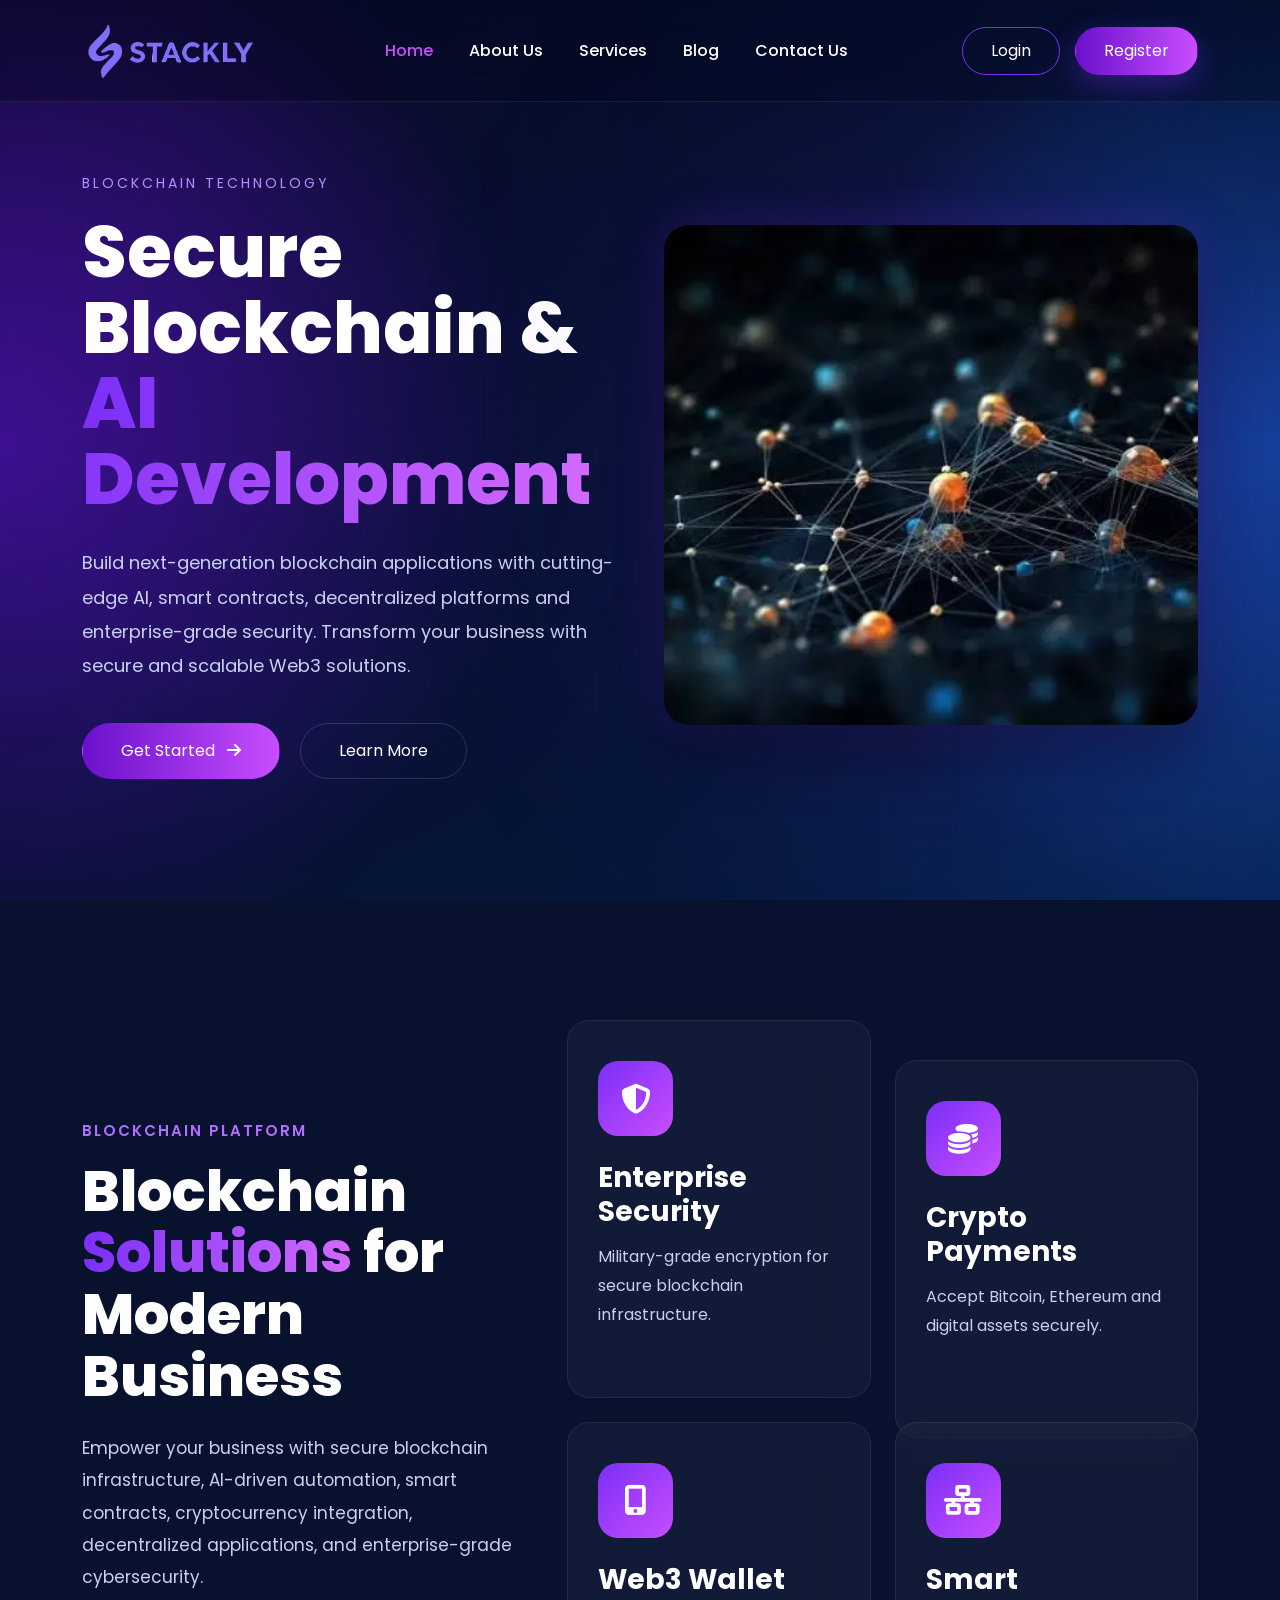
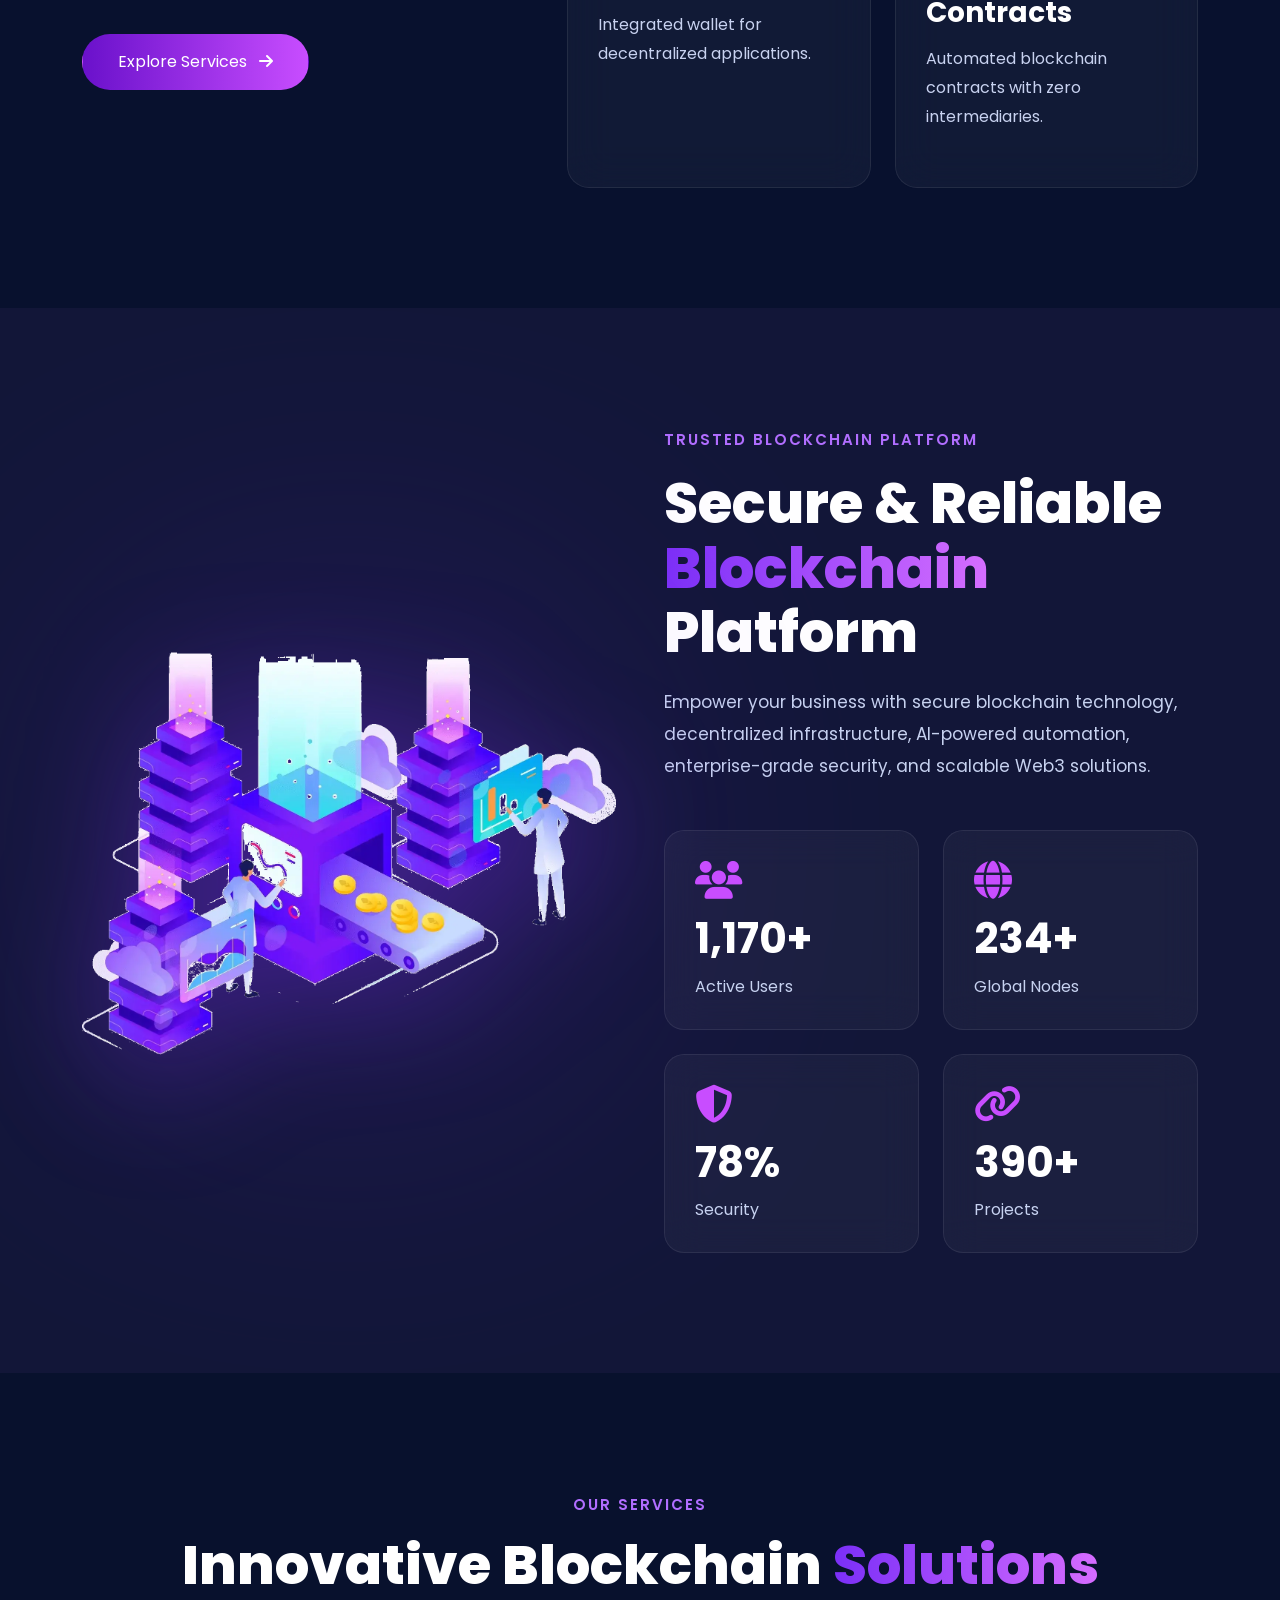
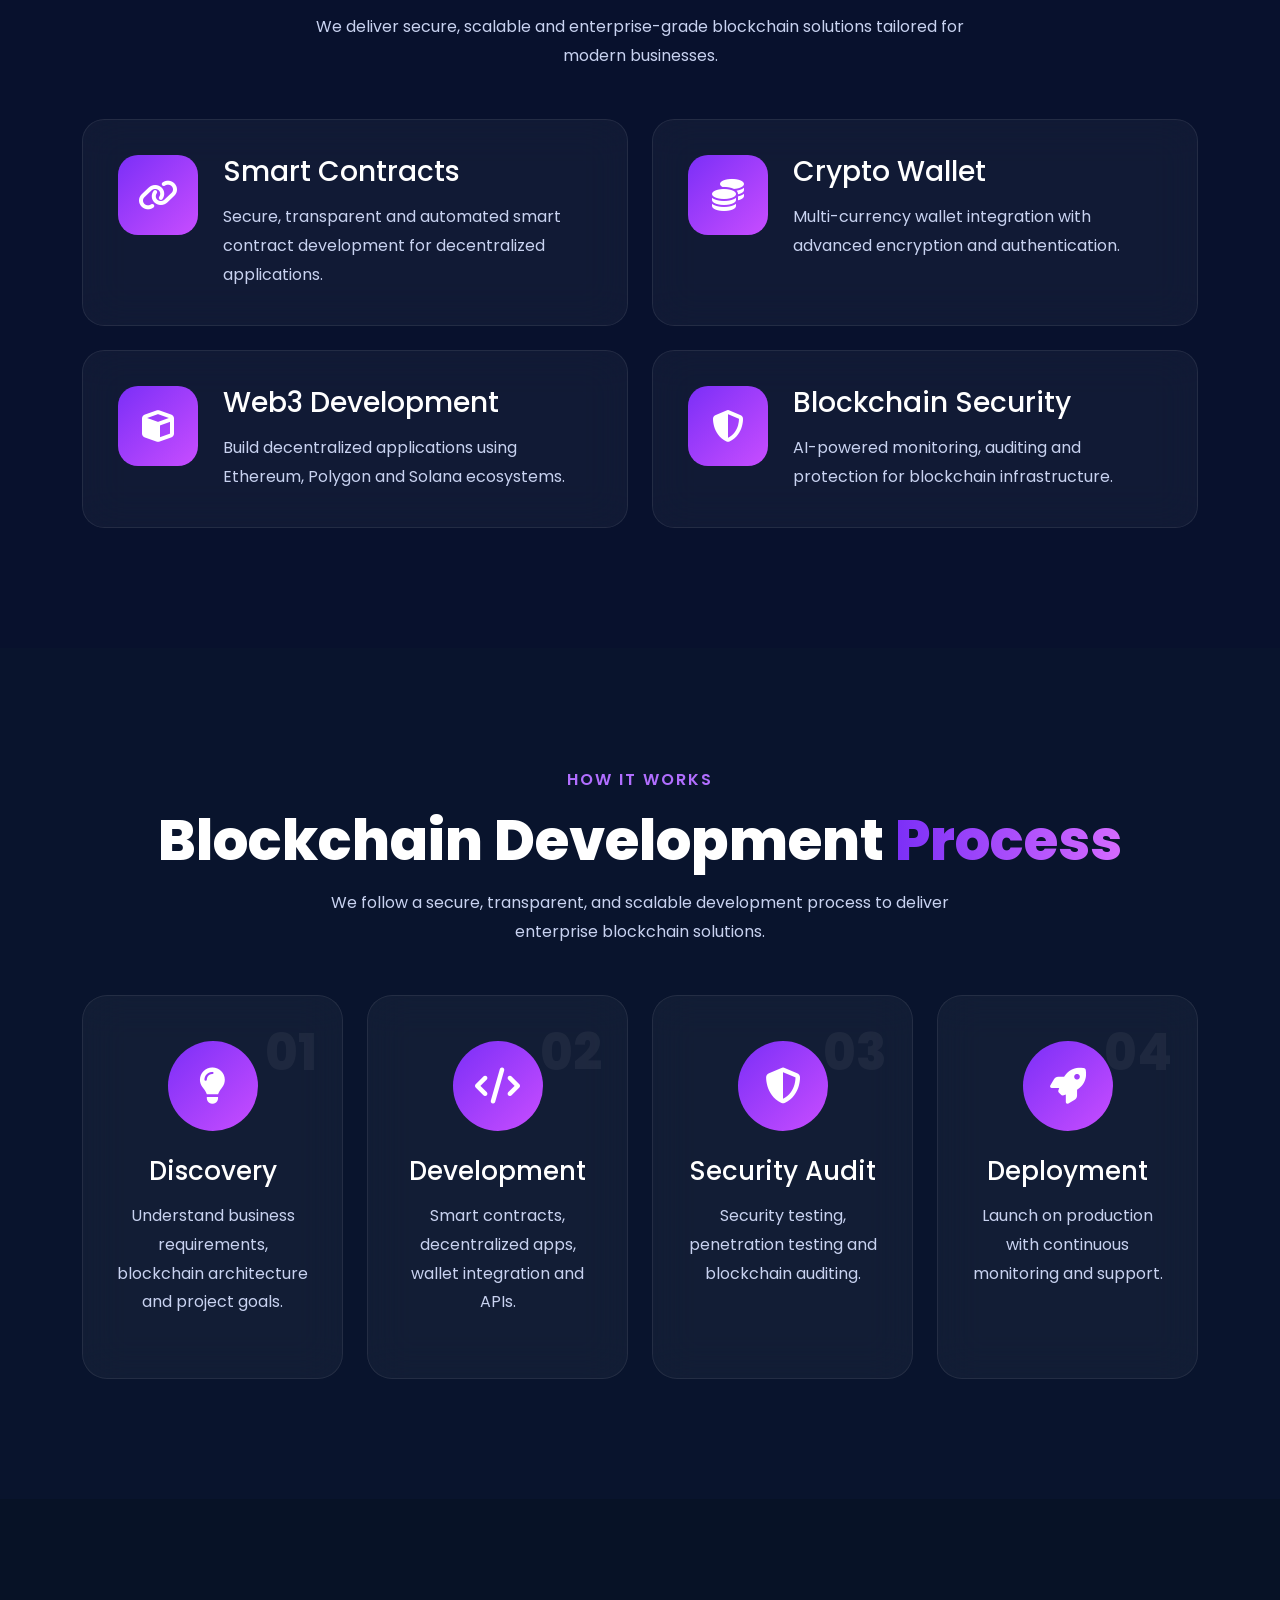
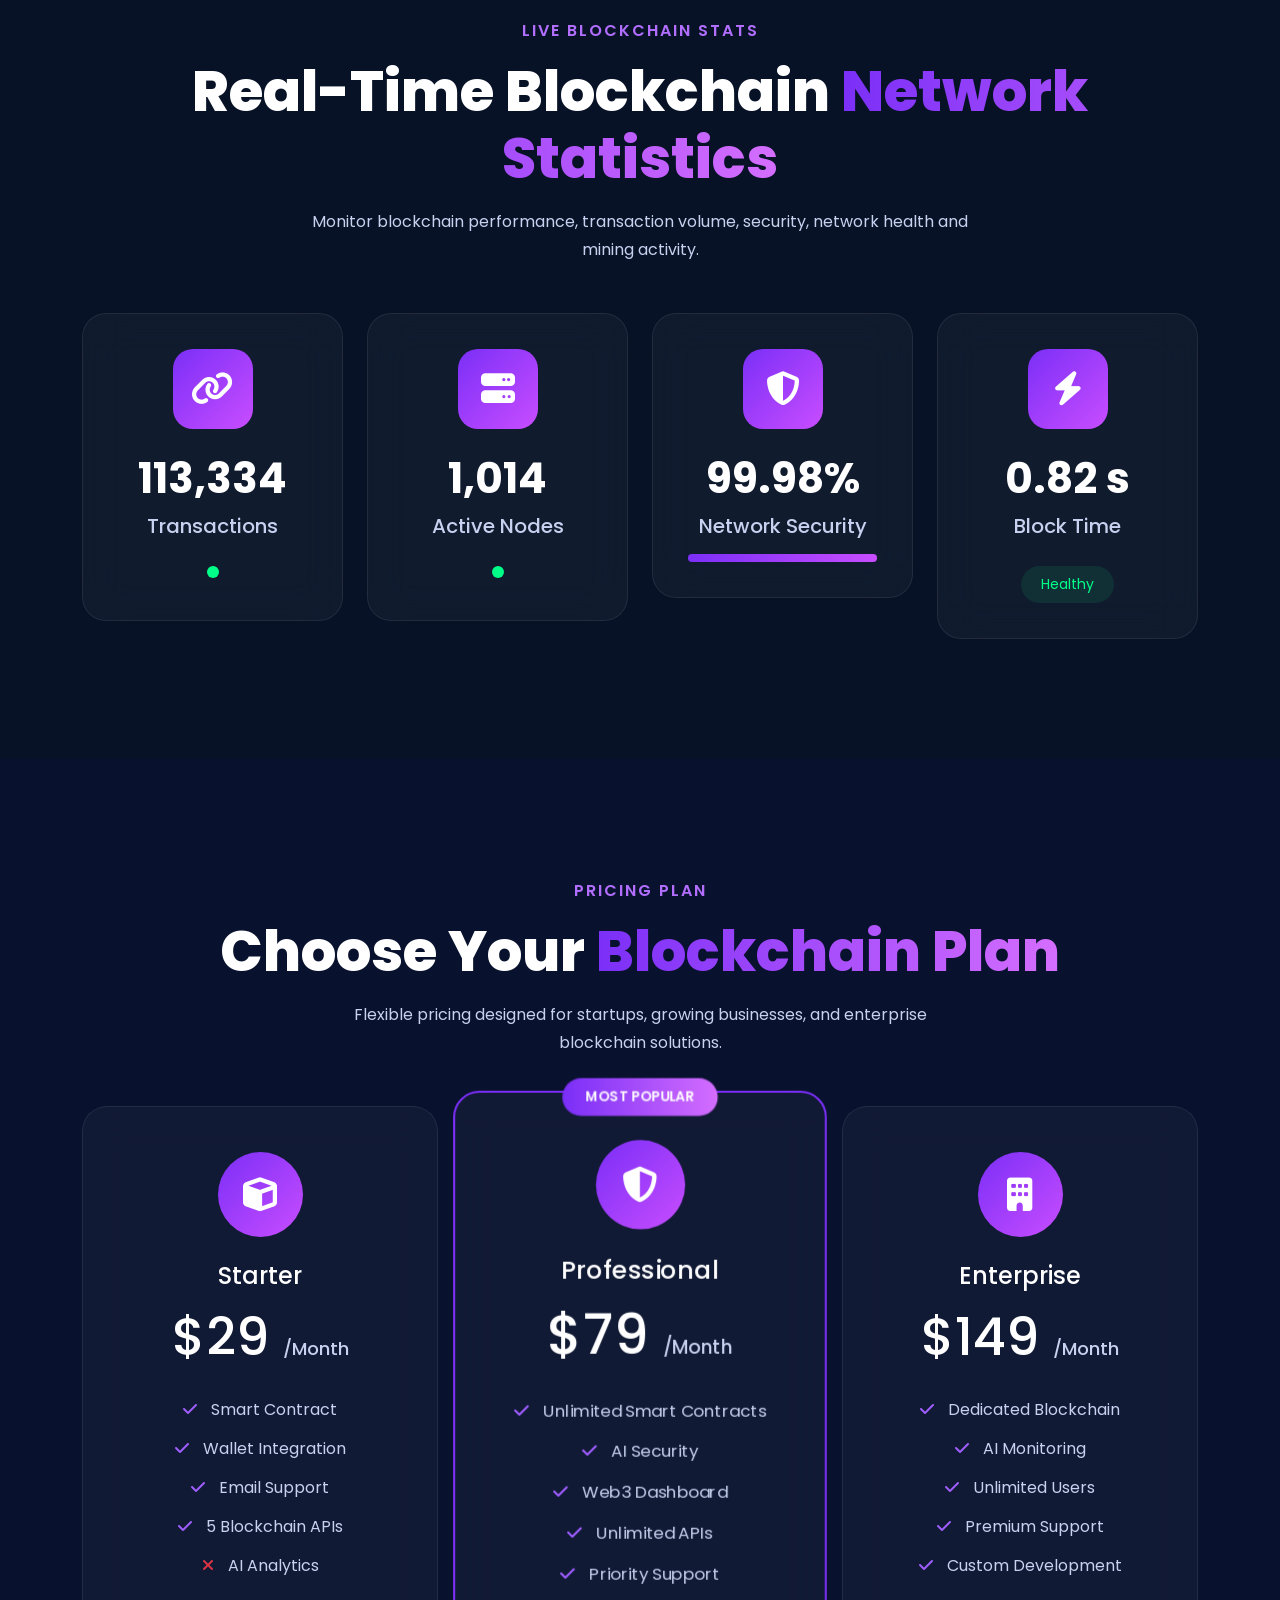
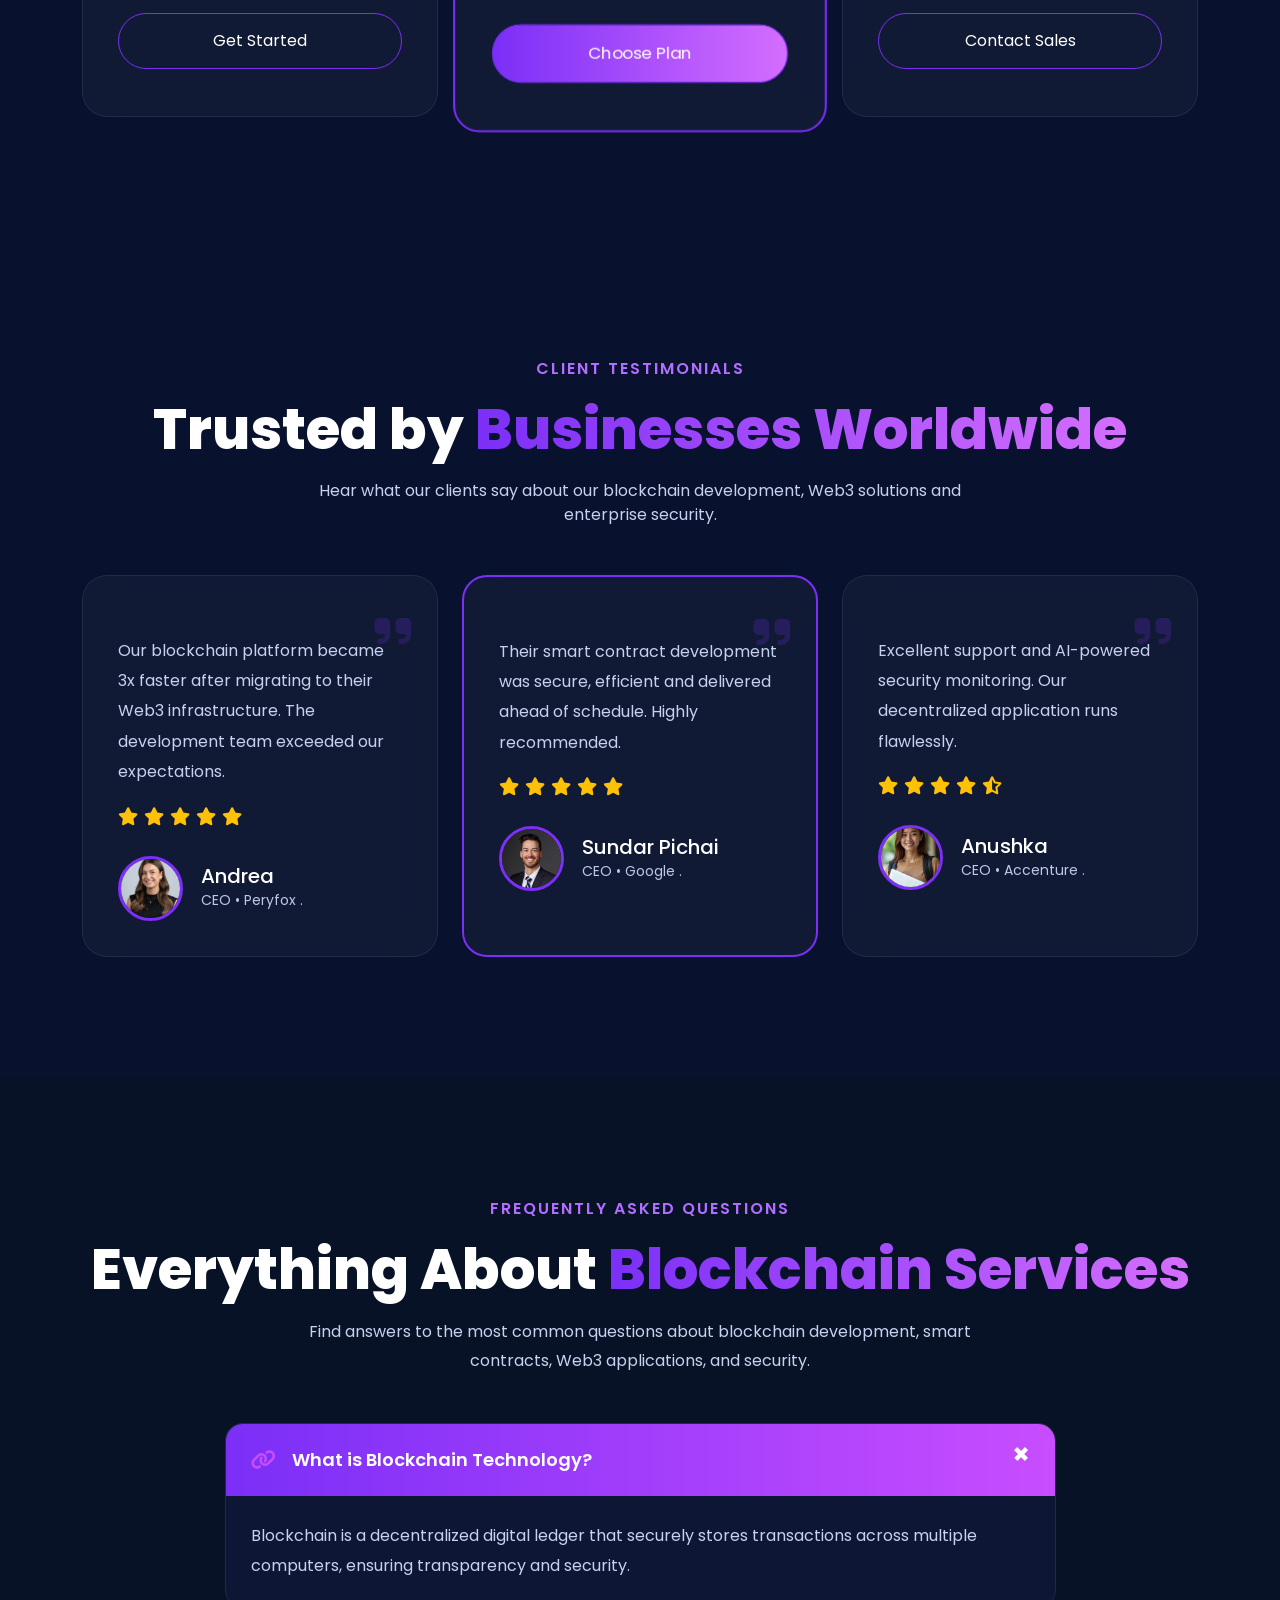
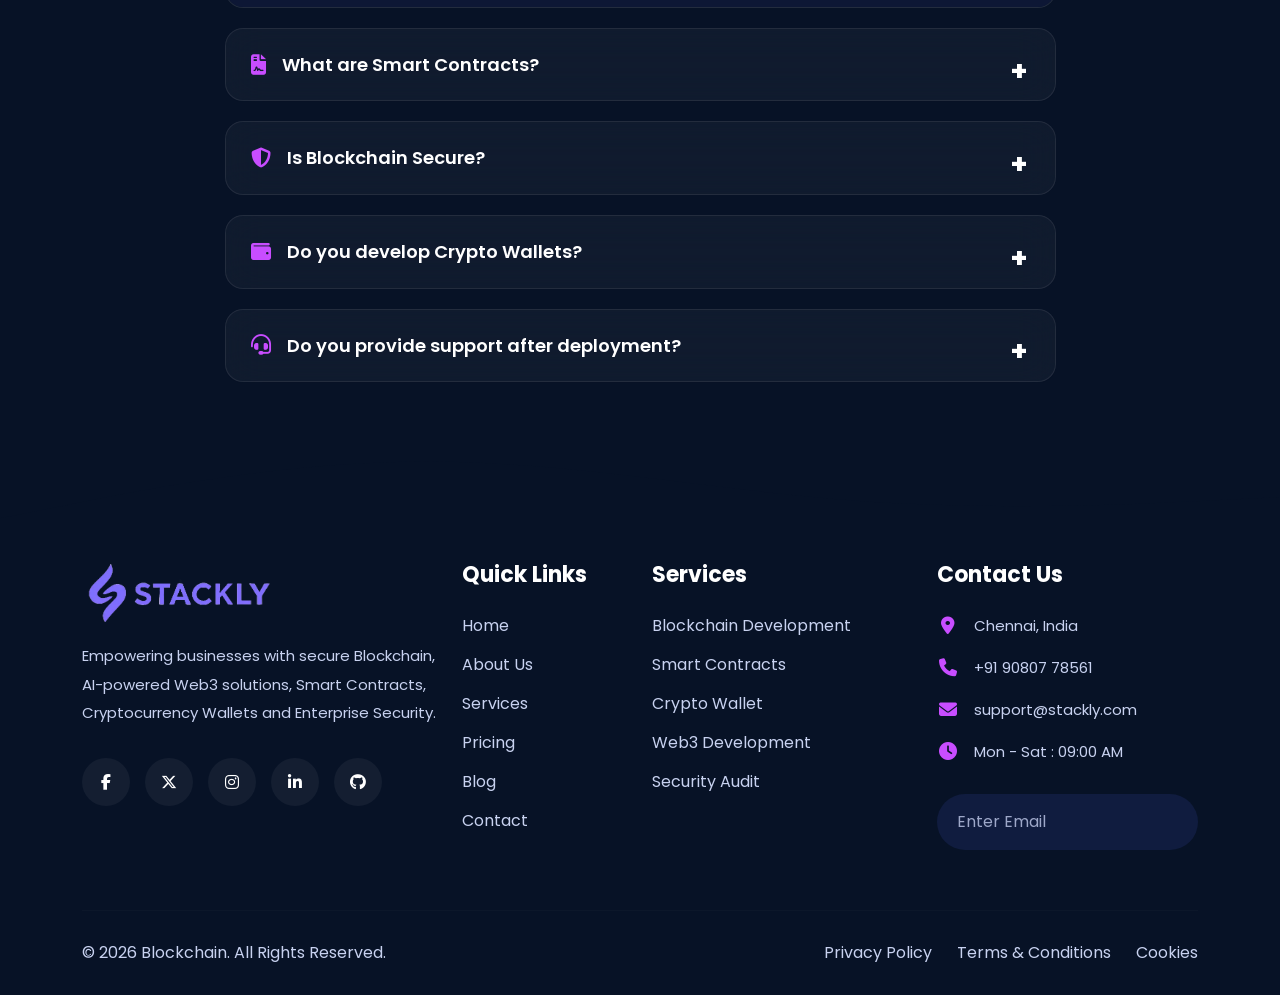
<file: index.html>
<!DOCTYPE html>
<html lang="en">

<head>

    <meta charset="UTF-8">
    <meta name="viewport" content="width=device-width, initial-scale=1.0">

    <title>Blockchain</title>

  
    <link href="https://cdn.jsdelivr.net/npm/bootstrap@5.3.7/dist/css/bootstrap.min.css" rel="stylesheet">

    
    <link rel="stylesheet"
        href="https://cdnjs.cloudflare.com/ajax/libs/font-awesome/6.7.2/css/all.min.css">

    <link
        href="https://fonts.googleapis.com/css2?family=Poppins:wght@300;400;500;600;700;800&display=swap"
        rel="stylesheet">

    <link rel="stylesheet" href="style.css">

</head>

<body>


<nav class="navbar navbar-expand-lg fixed-top custom-navbar">

    <div class="container">

   

        <a class="navbar-brand" href="index.html">

            <img src="Bluelogo.webp" class="logo">

        </a>


        <button class="navbar-toggler border-0 shadow-none"
            type="button"
            data-bs-toggle="collapse"
            data-bs-target="#navbar">

            <span>
                <i class="fa-solid fa-bars"></i>
            </span>

        </button>

        

        <div class="collapse navbar-collapse" id="navbar">

            <ul class="navbar-nav mx-auto">

                <li class="nav-item">

                    <a class="nav-link active" href="index.html">Home</a>

                </li>

                <li class="nav-item">

                    <a class="nav-link" href="about.html">About Us</a>

                </li>

                <li class="nav-item">

                    <a class="nav-link" href="services.html">Services</a>

                </li>

                <li class="nav-item">

                    <a class="nav-link" href="blog.html">Blog</a>

                </li>

                <li class="nav-item">

                    <a class="nav-link" href="contact.html">Contact Us</a>

                </li>

            </ul>

           

            <div class="nav-btns">

                <a href="login.html" class="btn login-btn">

                    Login

                </a>

                <a href="register.html" class="btn register-btn">

                    Register

                </a>

            </div>

        </div>

    </div>

</nav>



<section class="hero-section">

    
    <div class="blur-one"></div>
    <div class="blur-two"></div>

    <div class="container">

        <div class="row align-items-center g-5">

           

            <div class="col-lg-6 order-2 order-lg-1">

                <span class="hero-subtitle">
                    BLOCKCHAIN TECHNOLOGY
                </span>

                <h1 class="hero-title">
                    Secure Blockchain &
                    <span>AI Development</span>
                </h1>

                <p class="hero-desc">
                    Build next-generation blockchain applications with cutting-edge AI,
                    smart contracts, decentralized platforms and enterprise-grade
                    security. Transform your business with secure and scalable Web3
                    solutions.
                </p>

                <div class="hero-btn">

                    <a href="error.html" class="btn hero-main-btn">
                        Get Started
                        <i class="fa-solid fa-arrow-right ms-2"></i>
                    </a>

                    <a href="error.html" class="btn hero-outline-btn">
                        Learn More
                    </a>

                </div>

            </div>

           

            <div class="col-lg-6 order-1 order-lg-2">

                <div class="hero-image">

                    <div class="hero-glow"></div>

                    <img src="blockchain.webp"
                        alt="Blockchain">

                </div>

            </div>

        </div>

    </div>

</section>
<section class="solution-section">

    <div class="container">

        <div class="row align-items-center g-5">

           

            <div class="col-lg-5">

                <span class="section-tag">
                    Blockchain Platform
                </span>

                <h2 class="section-title">
                    Blockchain <span>Solutions</span> for Modern Business
                </h2>

                <p class="section-text">

                    Empower your business with secure blockchain infrastructure,
                    AI-driven automation, smart contracts, cryptocurrency
                    integration, decentralized applications, and enterprise-grade
                    cybersecurity.

                </p>

                <a href="error.html" class="btn solution-btn">

                    Explore Services

                    <i class="fa-solid fa-arrow-right ms-2"></i>

                </a>

            </div>

            

            <div class="col-lg-7">

                <div class="row g-4">

                    <div class="col-sm-6">

                        <div class="feature-card">

                            <div class="icon-box">

                                <i class="fa-solid fa-shield-halved"></i>

                            </div>

                            <h4>Enterprise Security</h4>

                            <p>
                                Military-grade encryption for secure blockchain
                                infrastructure.
                            </p>

                        </div>

                    </div>

                    <div class="col-sm-6">

                        <div class="feature-card active-card">

                            <div class="icon-box">

                                <i class="fa-solid fa-coins"></i>

                            </div>

                            <h4>Crypto Payments</h4>

                            <p>
                                Accept Bitcoin, Ethereum and digital assets
                                securely.
                            </p>

                        </div>

                    </div>

                    <div class="col-sm-6">

                        <div class="feature-card">

                            <div class="icon-box">

                                <i class="fa-solid fa-mobile-screen-button"></i>

                            </div>

                            <h4>Web3 Wallet</h4>

                            <p>
                                Integrated wallet for decentralized applications.
                            </p>

                        </div>

                    </div>

                    <div class="col-sm-6">

                        <div class="feature-card">

                            <div class="icon-box">

                                <i class="fa-solid fa-network-wired"></i>

                            </div>

                            <h4>Smart Contracts</h4>

                            <p>
                                Automated blockchain contracts with zero
                                intermediaries.
                            </p>

                        </div>

                    </div>

                </div>

            </div>

        </div>

    </div>

</section>



<section class="trusted-section">

    <div class="container">

        <div class="row align-items-center g-5">


            <div class="col-lg-6">

                <div class="trusted-img">

                    <div class="circle-glow"></div>

                    <img src="blockchain2.webp" alt="Blockchain Platform" class="img-fluid">

                </div>

            </div>

         

            <div class="col-lg-6">

                <span class="trusted-subtitle">
                    Trusted Blockchain Platform
                </span>

                <h2 class="trusted-title">
                    Secure & Reliable <span>Blockchain</span> Platform
                </h2>

                <p class="trusted-text">

                    Empower your business with secure blockchain technology,
                    decentralized infrastructure, AI-powered automation,
                    enterprise-grade security, and scalable Web3 solutions.

                </p>

                <div class="row g-4 mt-4">

                    <div class="col-6">

                        <div class="counter-box">

                            <i class="fa-solid fa-users"></i>

                            <h3><span class="counter" data-target="1458">0</span>+</h3>

                            <p>Active Users</p>

                        </div>

                    </div>

                    <div class="col-6">

                        <div class="counter-box">

                            <i class="fa-solid fa-globe"></i>

                            <h3><span class="counter" data-target="250">0</span>+</h3>

                            <p>Global Nodes</p>

                        </div>

                    </div>

                    <div class="col-6">

                        <div class="counter-box">

                            <i class="fa-solid fa-shield-halved"></i>

                            <h3><span class="counter" data-target="99">0</span>%</h3>

                            <p>Security</p>

                        </div>

                    </div>

                    <div class="col-6">

                        <div class="counter-box">

                            <i class="fa-solid fa-link"></i>

                            <h3><span class="counter" data-target="500">0</span>+</h3>

                            <p>Projects</p>

                        </div>

                    </div>

                </div>

            </div>

        </div>

    </div>

</section>


<section class="services-section">

    <div class="container">

        <div class="text-center mb-5">

            <span class="section-subtitle">
                OUR SERVICES
            </span>

            <h2 class="section-heading">
                Innovative Blockchain <span>Solutions</span>
            </h2>

            <p class="section-description">
                We deliver secure, scalable and enterprise-grade blockchain
                solutions tailored for modern businesses.
            </p>

        </div>

        <div class="row g-4">

            <div class="col-lg-6">

                <div class="service-card">

                    <div class="service-icon">
                        <i class="fa-solid fa-link"></i>
                    </div>

                    <div>

                        <h4>Smart Contracts</h4>

                        <p>
                            Secure, transparent and automated smart contract
                            development for decentralized applications.
                        </p>

                    </div>

                </div>

            </div>

            <div class="col-lg-6">

                <div class="service-card">

                    <div class="service-icon">
                        <i class="fa-solid fa-coins"></i>
                    </div>

                    <div>

                        <h4>Crypto Wallet</h4>

                        <p>
                            Multi-currency wallet integration with advanced
                            encryption and authentication.
                        </p>

                    </div>

                </div>

            </div>

            <div class="col-lg-6">

                <div class="service-card">

                    <div class="service-icon">
                        <i class="fa-solid fa-cube"></i>
                    </div>

                    <div>

                        <h4>Web3 Development</h4>

                        <p>
                            Build decentralized applications using Ethereum,
                            Polygon and Solana ecosystems.
                        </p>

                    </div>

                </div>

            </div>

            <div class="col-lg-6">

                <div class="service-card">

                    <div class="service-icon">
                        <i class="fa-solid fa-shield-halved"></i>
                    </div>

                    <div>

                        <h4>Blockchain Security</h4>

                        <p>
                            AI-powered monitoring, auditing and protection for
                            blockchain infrastructure.
                        </p>

                    </div>

                </div>

            </div>

        </div>

    </div>

</section>


<section class="process-section">

    <div class="container">

        <div class="text-center mb-5">

            <span class="process-subtitle">
                HOW IT WORKS
            </span>

            <h2 class="process-title">

                Blockchain Development
                <span>Process</span>

            </h2>

            <p class="process-text">

                We follow a secure, transparent, and scalable development
                process to deliver enterprise blockchain solutions.

            </p>

        </div>

        <div class="row g-4">

            <div class="col-lg-3 col-md-6">

                <div class="process-card">

                    <div class="process-number">
                        01
                    </div>

                    <div class="process-icon">
                        <i class="fa-solid fa-lightbulb"></i>
                    </div>

                    <h4>Discovery</h4>

                    <p>

                        Understand business requirements,
                        blockchain architecture and project goals.

                    </p>

                </div>

            </div>

            <div class="col-lg-3 col-md-6">

                <div class="process-card">

                    <div class="process-number">
                        02
                    </div>

                    <div class="process-icon">
                        <i class="fa-solid fa-code"></i>
                    </div>

                    <h4>Development</h4>

                    <p>

                        Smart contracts, decentralized apps,
                        wallet integration and APIs.

                    </p>

                </div>

            </div>

            <div class="col-lg-3 col-md-6">

                <div class="process-card">

                    <div class="process-number">
                        03
                    </div>

                    <div class="process-icon">
                        <i class="fa-solid fa-shield-halved"></i>
                    </div>

                    <h4>Security Audit</h4>

                    <p>

                        Security testing, penetration testing
                        and blockchain auditing.

                    </p>

                </div>

            </div>

            <div class="col-lg-3 col-md-6">

                <div class="process-card">

                    <div class="process-number">
                        04
                    </div>

                    <div class="process-icon">
                        <i class="fa-solid fa-rocket"></i>
                    </div>

                    <h4>Deployment</h4>

                    <p>

                        Launch on production with continuous
                        monitoring and support.

                    </p>

                </div>

            </div>

        </div>

    </div>

</section>


<section class="stats-section">

    <div class="container">

        <div class="text-center mb-5">

            <span class="stats-subtitle">
                LIVE BLOCKCHAIN STATS
            </span>

            <h2 class="stats-title">

                Real-Time Blockchain
                <span>Network Statistics</span>

            </h2>

            <p class="stats-desc">

                Monitor blockchain performance, transaction volume,
                security, network health and mining activity.

            </p>

        </div>

        <div class="row g-4">

            <div class="col-lg-3 col-sm-6">

                <div class="stats-card">

                    <div class="stats-icon">
                        <i class="fa-solid fa-link"></i>
                    </div>

                    <h3 class="counter" data-target="145236">
                        0
                    </h3>

                    <h5>Transactions</h5>

                    <span class="live-dot"></span>

                </div>

            </div>

            <div class="col-lg-3 col-sm-6">

                <div class="stats-card">

                    <div class="stats-icon">

                        <i class="fa-solid fa-server"></i>

                    </div>

                    <h3 class="counter" data-target="1280">
                        0
                    </h3>

                    <h5>Active Nodes</h5>

                    <span class="live-dot"></span>

                </div>

            </div>

            <div class="col-lg-3 col-sm-6">

                <div class="stats-card">

                    <div class="stats-icon">

                        <i class="fa-solid fa-shield-halved"></i>

                    </div>

                    <h3>

                        99.98%

                    </h3>

                    <h5>Network Security</h5>

                    <div class="progress mt-3">

                        <div class="progress-bar security-progress"></div>

                    </div>

                </div>

            </div>

            <div class="col-lg-3 col-sm-6">

                <div class="stats-card">

                    <div class="stats-icon">

                        <i class="fa-solid fa-bolt"></i>

                    </div>

                    <h3>

                        0.82 s

                    </h3>

                    <h5>Block Time</h5>

                    <span class="status success">

                        Healthy

                    </span>

                </div>

            </div>

        </div>

    </div>

</section>


<section class="pricing-section">

    <div class="container">

        <div class="text-center mb-5">

            <span class="pricing-subtitle">
                PRICING PLAN
            </span>

            <h2 class="pricing-title">
                Choose Your <span>Blockchain Plan</span>
            </h2>

            <p class="pricing-desc">
                Flexible pricing designed for startups, growing businesses,
                and enterprise blockchain solutions.
            </p>

        </div>

        <div class="row g-4">

          

            <div class="col-lg-4">

                <div class="pricing-card">

                    <div class="pricing-icon">
                        <i class="fa-solid fa-cube"></i>
                    </div>

                    <h4>Starter</h4>

                    <h2>$29 <span>/Month</span></h2>

                    <ul>

                        <li><i class="fa-solid fa-check"></i> Smart Contract</li>

                        <li><i class="fa-solid fa-check"></i> Wallet Integration</li>

                        <li><i class="fa-solid fa-check"></i> Email Support</li>

                        <li><i class="fa-solid fa-check"></i> 5 Blockchain APIs</li>

                        <li><i class="fa-solid fa-xmark text-danger"></i> AI Analytics</li>

                    </ul>

                    <a href="error.html" class="btn pricing-btn">
                        Get Started
                    </a>

                </div>

            </div>

           

            <div class="col-lg-4">

                <div class="pricing-card featured">

                    <div class="popular-tag">
                        MOST POPULAR
                    </div>

                    <div class="pricing-icon">

                        <i class="fa-solid fa-shield-halved"></i>

                    </div>

                    <h4>Professional</h4>

                    <h2>$79 <span>/Month</span></h2>

                    <ul>

                        <li><i class="fa-solid fa-check"></i> Unlimited Smart Contracts</li>

                        <li><i class="fa-solid fa-check"></i> AI Security</li>

                        <li><i class="fa-solid fa-check"></i> Web3 Dashboard</li>

                        <li><i class="fa-solid fa-check"></i> Unlimited APIs</li>

                        <li><i class="fa-solid fa-check"></i> Priority Support</li>

                    </ul>

                    <a href="error.html" class="btn pricing-btn active-btn">
                        Choose Plan
                    </a>

                </div>

            </div>

        

            <div class="col-lg-4">

                <div class="pricing-card">

                    <div class="pricing-icon">

                        <i class="fa-solid fa-building"></i>

                    </div>

                    <h4>Enterprise</h4>

                    <h2>$149 <span>/Month</span></h2>

                    <ul>

                        <li><i class="fa-solid fa-check"></i> Dedicated Blockchain</li>

                        <li><i class="fa-solid fa-check"></i> AI Monitoring</li>

                        <li><i class="fa-solid fa-check"></i> Unlimited Users</li>

                        <li><i class="fa-solid fa-check"></i> Premium Support</li>

                        <li><i class="fa-solid fa-check"></i> Custom Development</li>

                    </ul>

                    <a href="error.html" class="btn pricing-btn">
                        Contact Sales
                    </a>

                </div>

            </div>

        </div>

    </div>

</section>


<section class="testimonial-section">

    <div class="container">

        <div class="text-center mb-5">

            <span class="testimonial-subtitle">
                CLIENT TESTIMONIALS
            </span>

            <h2 class="testimonial-title">

                Trusted by
                <span>Businesses Worldwide</span>

            </h2>

            <p class="testimonial-desc">

                Hear what our clients say about our blockchain development,
                Web3 solutions and enterprise security.

            </p>

        </div>

        <div id="testimonialSlider"
            class="carousel slide"
            data-bs-ride="carousel"
            data-bs-interval="3500">

            <div class="carousel-inner">

               

                <div class="carousel-item active">

                    <div class="row g-4">

                        <div class="col-lg-4">

                            <div class="testimonial-card">

                                <div class="quote">
                                    <i class="fa-solid fa-quote-right"></i>
                                </div>

                                <p>

                                    Our blockchain platform became 3x faster after
                                    migrating to their Web3 infrastructure.
                                    The development team exceeded our expectations.

                                </p>

                                <div class="stars">

                                    <i class="fa-solid fa-star"></i>
                                    <i class="fa-solid fa-star"></i>
                                    <i class="fa-solid fa-star"></i>
                                    <i class="fa-solid fa-star"></i>
                                    <i class="fa-solid fa-star"></i>

                                </div>

                                <div class="client">

                                    <img src="student2.webp">

                                    <div>

                                        <h5>Andrea </h5>

                                        <span>CEO • Peryfox .</span>

                                    </div>

                                </div>

                            </div>

                        </div>

                        <div class="col-lg-4">

                            <div class="testimonial-card featured-card">

                                <div class="quote">

                                    <i class="fa-solid fa-quote-right"></i>

                                </div>

                                <p>

                                    Their smart contract development was secure,
                                    efficient and delivered ahead of schedule.
                                    Highly recommended.

                                </p>

                               <div class="stars">

    <i class="fa-solid fa-star"></i>
    <i class="fa-solid fa-star"></i>
    <i class="fa-solid fa-star"></i>
    <i class="fa-solid fa-star"></i>
    <i class="fa-solid fa-star"></i>

</div>

     <div class="client">

                                    <img src="student3.webp">

                                    <div>

                                        <h5>Sundar Pichai</h5>

                                        <span>CEO • Google .</span>

                                    </div>

                                </div>

                            </div>

                        </div>

                        <div class="col-lg-4">

                            <div class="testimonial-card">

                                <div class="quote">

                                    <i class="fa-solid fa-quote-right"></i>

                                </div>

                                <p>

                                    Excellent support and AI-powered security
                                    monitoring. Our decentralized application
                                    runs flawlessly.

                                </p>

<div class="stars">

    <i class="fa-solid fa-star"></i>
    <i class="fa-solid fa-star"></i>
    <i class="fa-solid fa-star"></i>
    <i class="fa-solid fa-star"></i>
    <i class="fa-solid fa-star-half-stroke"></i>

</div>

                                   <div class="client">

                                    <img src="student1.webp">

                                    <div>

                                        <h5>Anushka</h5>

                                        <span>CEO • Accenture .</span>

                                    </div>

                                </div>

                            </div>

                        </div>

                    </div>

                </div>

              

            </div>

        </div>

    </div>

</section>


<section class="faq-section">

    <div class="container">

        <div class="text-center mb-5">

            <span class="faq-subtitle">
                Frequently Asked Questions
            </span>

            <h2 class="faq-title">

                Everything About
                <span>Blockchain Services</span>

            </h2>

            <p class="faq-desc">

                Find answers to the most common questions about blockchain
                development, smart contracts, Web3 applications, and security.

            </p>

        </div>

        <div class="row justify-content-center">

            <div class="col-lg-9">

                <div class="accordion custom-accordion" id="faqAccordion">

                 

                    <div class="accordion-item">

                        <h2 class="accordion-header">

                            <button class="accordion-button"

                                type="button"

                                data-bs-toggle="collapse"

                                data-bs-target="#faq1">

                                <i class="fa-solid fa-link me-3"></i>

                                What is Blockchain Technology?

                            </button>

                        </h2>

                        <div id="faq1"

                            class="accordion-collapse collapse show"

                            data-bs-parent="#faqAccordion">

                            <div class="accordion-body">

                                Blockchain is a decentralized digital ledger that securely stores transactions across multiple computers, ensuring transparency and security.

                            </div>

                        </div>

                    </div>

                 

                    <div class="accordion-item">

                        <h2 class="accordion-header">

                            <button class="accordion-button collapsed"

                                type="button"

                                data-bs-toggle="collapse"

                                data-bs-target="#faq2">

                                <i class="fa-solid fa-file-contract me-3"></i>

                                What are Smart Contracts?

                            </button>

                        </h2>

                        <div id="faq2"

                            class="accordion-collapse collapse"

                            data-bs-parent="#faqAccordion">

                            <div class="accordion-body">

                                Smart contracts are self-executing digital agreements that automatically perform actions when predefined conditions are met.

                            </div>

                        </div>

                    </div>

                 

                    <div class="accordion-item">

                        <h2 class="accordion-header">

                            <button class="accordion-button collapsed"

                                type="button"

                                data-bs-toggle="collapse"

                                data-bs-target="#faq3">

                                <i class="fa-solid fa-shield-halved me-3"></i>

                                Is Blockchain Secure?

                            </button>

                        </h2>

                        <div id="faq3"

                            class="accordion-collapse collapse"

                            data-bs-parent="#faqAccordion">

                            <div class="accordion-body">

                                Yes. Blockchain uses cryptographic algorithms and decentralized validation to protect data from tampering and unauthorized access.

                            </div>

                        </div>

                    </div>

                 

                    <div class="accordion-item">

                        <h2 class="accordion-header">

                            <button class="accordion-button collapsed"

                                type="button"

                                data-bs-toggle="collapse"

                                data-bs-target="#faq4">

                                <i class="fa-solid fa-wallet me-3"></i>

                                Do you develop Crypto Wallets?

                            </button>

                        </h2>

                        <div id="faq4"

                            class="accordion-collapse collapse"

                            data-bs-parent="#faqAccordion">

                            <div class="accordion-body">

                                Yes. We develop secure cryptocurrency wallets with multi-chain support, biometric authentication and enterprise-level encryption.

                            </div>

                        </div>

                    </div>

               

                    <div class="accordion-item">

                        <h2 class="accordion-header">

                            <button class="accordion-button collapsed"

                                type="button"

                                data-bs-toggle="collapse"

                                data-bs-target="#faq5">

                                <i class="fa-solid fa-headset me-3"></i>

                                Do you provide support after deployment?

                            </button>

                        </h2>

                        <div id="faq5"

                            class="accordion-collapse collapse"

                            data-bs-parent="#faqAccordion">

                            <div class="accordion-body">

                                Absolutely. We offer continuous maintenance, blockchain monitoring, security updates and technical support after deployment.

                            </div>

                        </div>

                    </div>

                </div>

            </div>

        </div>

    </div>

</section>





<footer class="footer">

    

    <div class="footer-wave">

        <svg viewBox="0 0 1440 180" preserveAspectRatio="none">

            <path fill="#071226"
                d="M0,96L80,90.7C160,85,320,75,480,90.7C640,107,800,149,960,149.3C1120,149,1280,107,1360,85.3L1440,64L1440,0L1360,0C1280,0,1120,0,960,0C800,0,640,0,480,0C320,0,160,0,80,0L0,0Z">

            </path>

        </svg>

    </div>

    <div class="container">

        <div class="row gy-5">


            <div class="col-lg-4">

                <a href="index.html" class="footer-logo">

                    <img src="Bluelogo.webp" alt="Logo">

                </a>

                <p class="footer-about">

                    Empowering businesses with secure Blockchain,
                    AI-powered Web3 solutions, Smart Contracts,
                    Cryptocurrency Wallets and Enterprise Security.

                </p>

                <div class="footer-social">

                    <a href="error.html"><i class="fab fa-facebook-f"></i></a>

                    <a href="error.html"><i class="fab fa-x-twitter"></i></a>

                    <a href="error.html"><i class="fab fa-instagram"></i></a>

                    <a href="error.html"><i class="fab fa-linkedin-in"></i></a>

                    <a href="error.html"><i class="fab fa-github"></i></a>

                </div>

            </div>

            

            <div class="col-lg-2 col-md-6">

                <h4>Quick Links</h4>

                <ul>

                    <li><a href="error.html">Home</a></li>

                    <li><a href="error.html">About Us</a></li>

                    <li><a href="error.html">Services</a></li>

                    <li><a href="error.html">Pricing</a></li>

                    <li><a href="error.html">Blog</a></li>

                    <li><a href="error.html">Contact</a></li>

                </ul>

            </div>

            

            <div class="col-lg-3 col-md-6">

                <h4>Services</h4>

                <ul>

                    <li><a href="error.html">Blockchain Development</a></li>

                    <li><a href="error.html">Smart Contracts</a></li>

                    <li><a href="error.html">Crypto Wallet</a></li>

                    <li><a href="error.html">Web3 Development</a></li>

                    <li><a href="error.html">Security Audit</a></li>

                </ul>

            </div>

         

               <div class="col-lg-3 footer-contact-column">

                <h4>Contact Us</h4>

                <ul class="footer-contact">

    <li>
        <i class="fa-solid fa-location-dot"></i>
        <span>Chennai, India</span>
    </li>

    <li>
        <i class="fa-solid fa-phone"></i>
        <span>+91 90807 78561</span>
    </li>

    <li>
        <i class="fa-solid fa-envelope"></i>
        <span>support@stackly.com</span>
    </li>

    <li>
        <i class="fa-solid fa-clock"></i>
        <span>Mon - Sat : 09:00 AM</span>
    </li>

</ul>

                <form action="error.html" class="footer-newsletter">

                    <div class="newsletter">

                        <input type="email"
                            placeholder="Enter Email">

                        <button>

                            <i class="fa-solid fa-paper-plane"></i>

                        </button>

                    </div>

                </form>

            </div>

        </div>

        <hr>

        <div class="copyright">

            <p>

                &copy; 2026 Blockchain. All Rights Reserved.

            </p>

            <div>

                <a href="error.html">Privacy Policy</a>

                <a href="error.html">Terms & Conditions</a>

                <a href="error.html">Cookies</a>

            </div>

        </div>

    </div>

</footer>




<script src="https://cdn.jsdelivr.net/npm/bootstrap@5.3.7/dist/js/bootstrap.bundle.min.js"></script>



<script src="script.js"></script>

<script>
    const counters = document.querySelectorAll(".counter");

const speed = 40;

counters.forEach(counter => {

    const updateCounter = () => {

        const target = +counter.getAttribute("data-target");

        const count = +counter.innerText;

        const increment = Math.ceil(target / speed);

        if (count < target) {

            counter.innerText = count + increment;

            setTimeout(updateCounter, 30);

        } else {

            counter.innerText = target;

        }

    };

    updateCounter();

});
const counters1=document.querySelectorAll(".counter");

counters1.forEach(counter=>{

const target=+counter.dataset.target;

let count=0;

const update=()=>{

count+=Math.ceil(target/100);

if(count<target){

counter.innerText=count.toLocaleString();

requestAnimationFrame(update);

}else{

counter.innerText=target.toLocaleString();

}

};

update();

});
    </script>

</body>

</html>
</file>
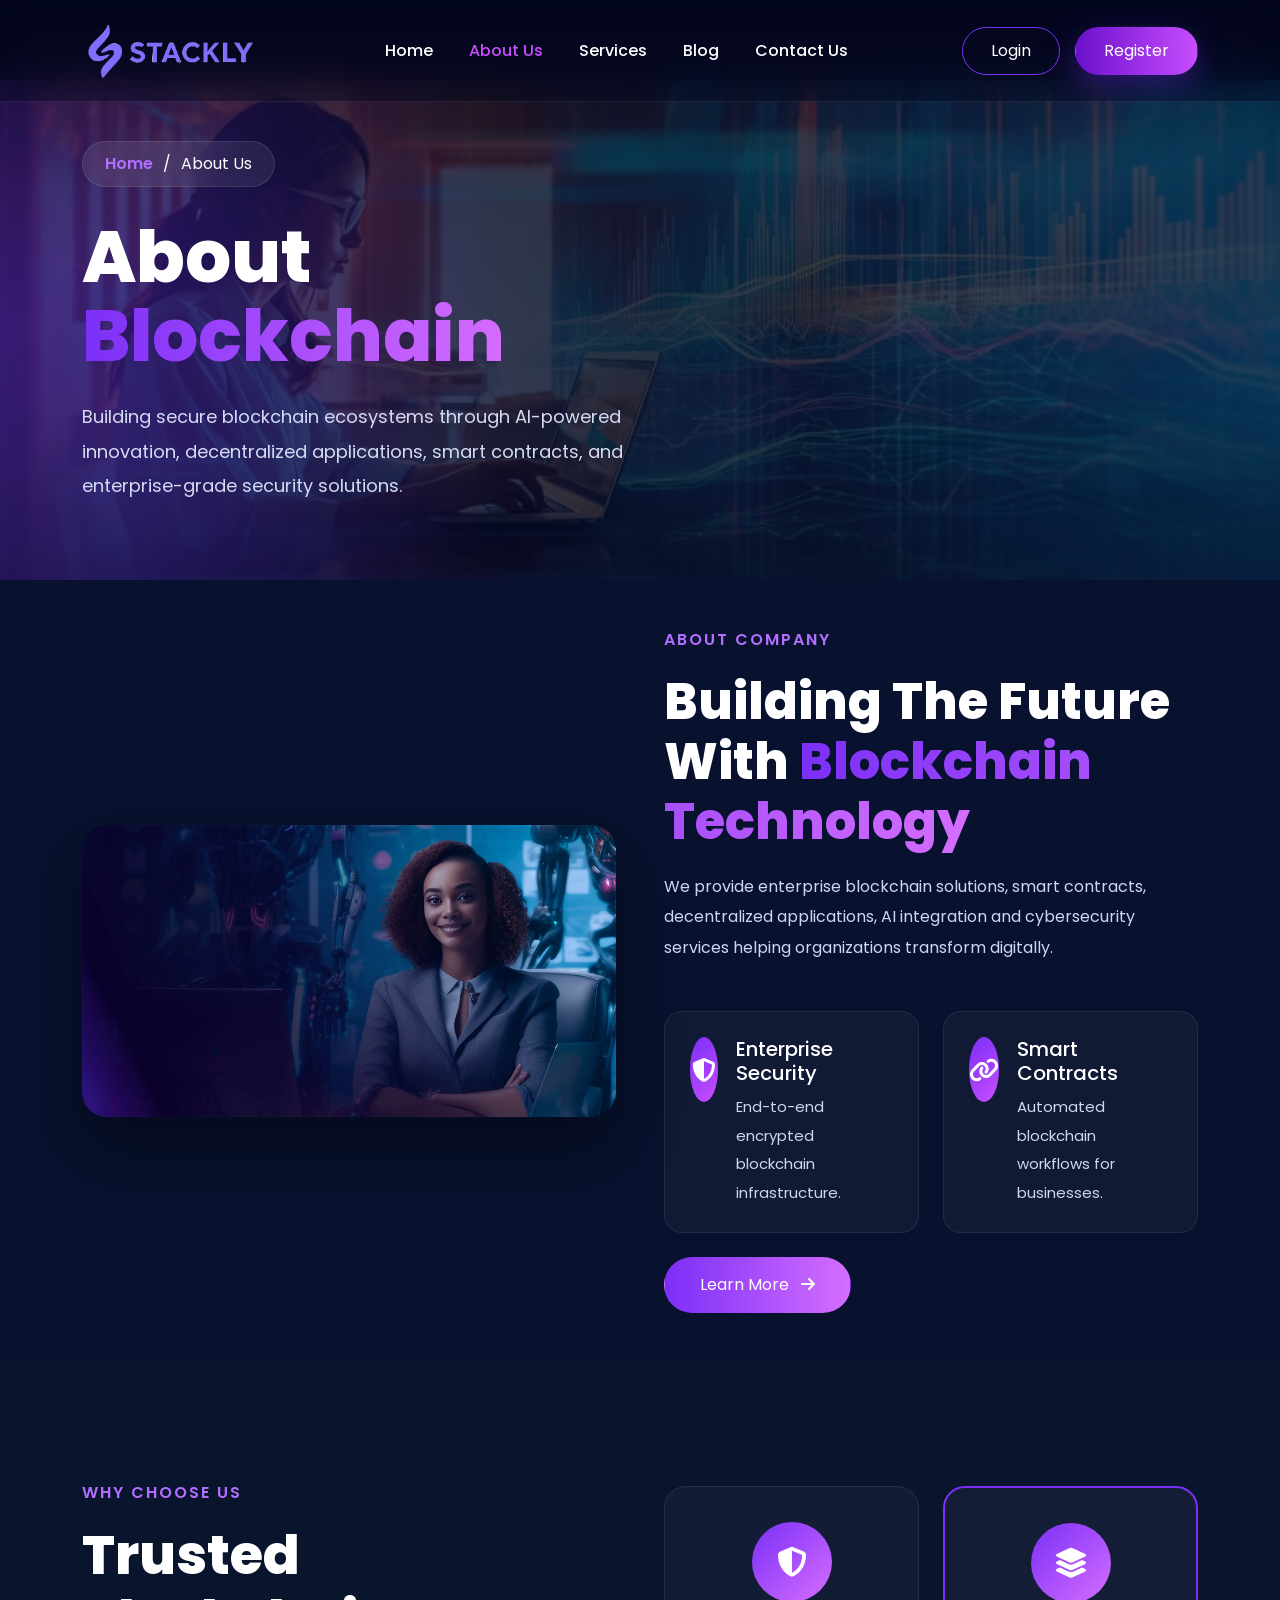
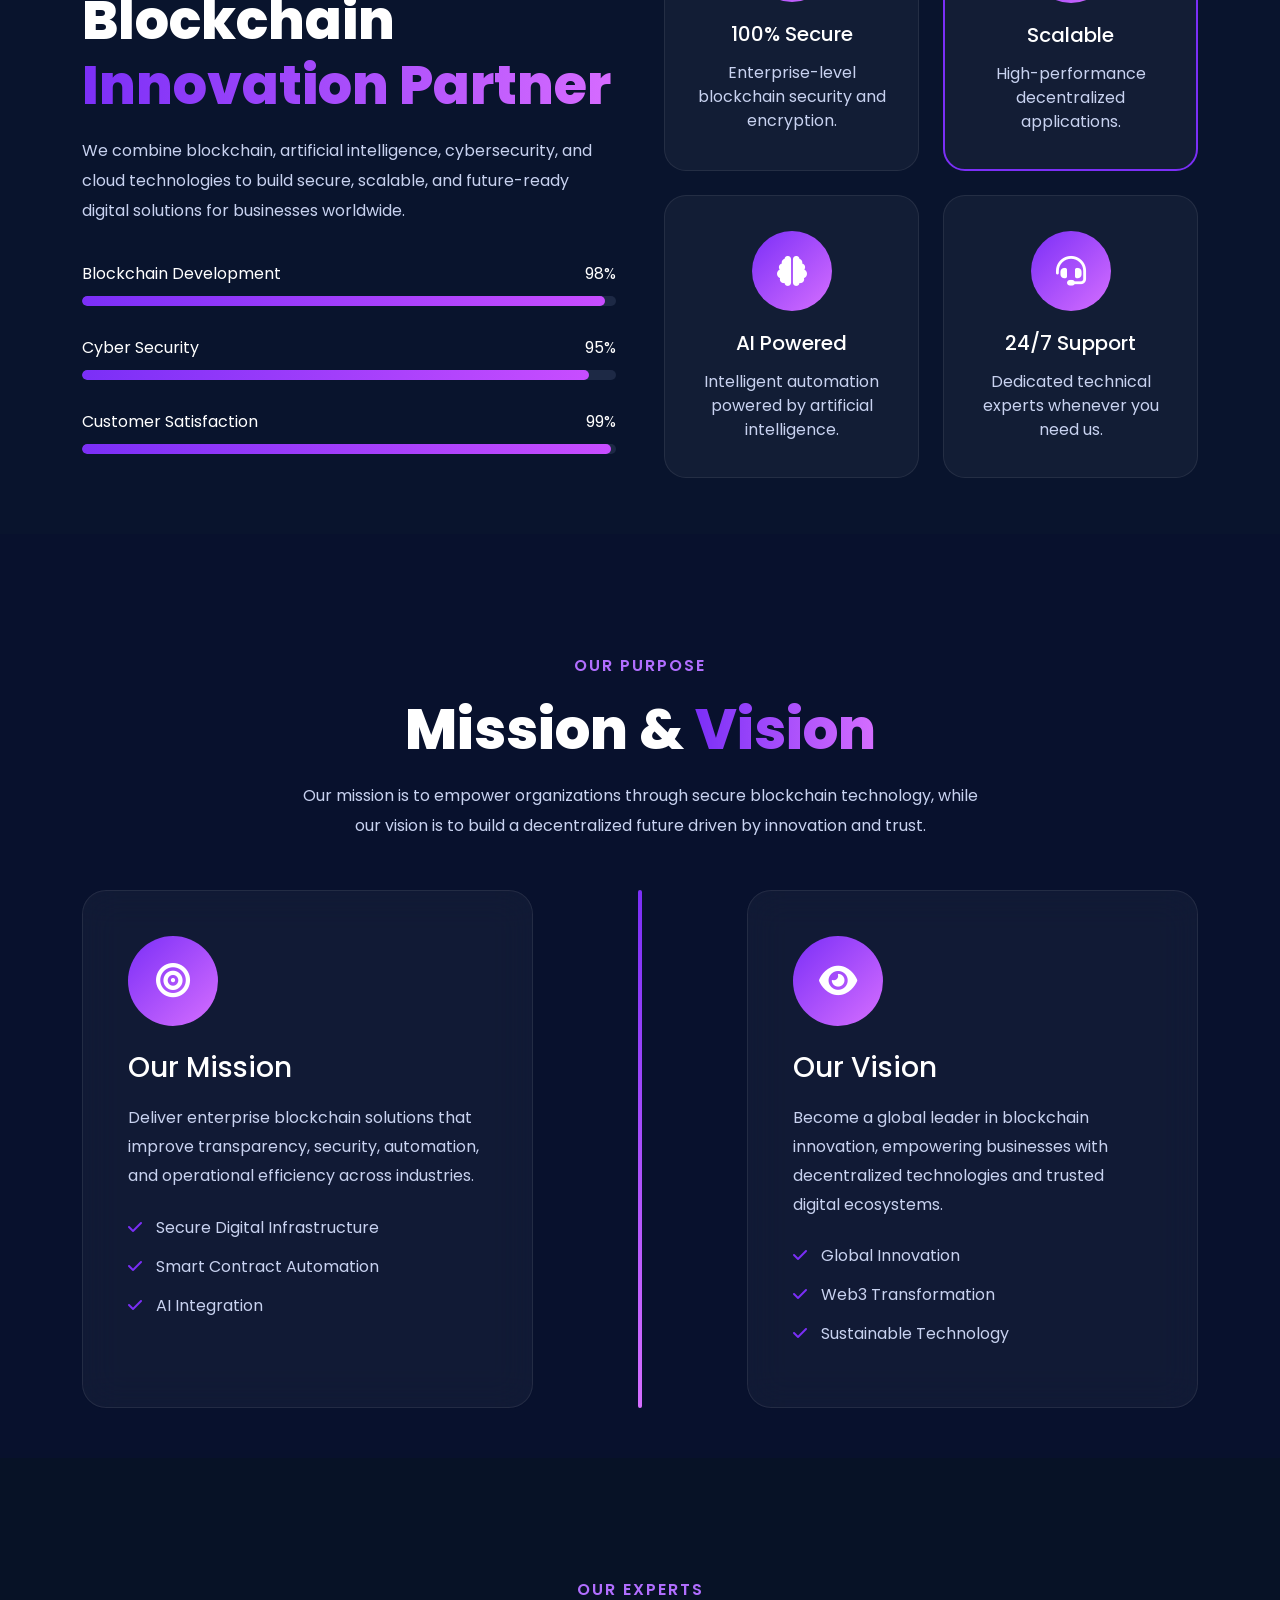
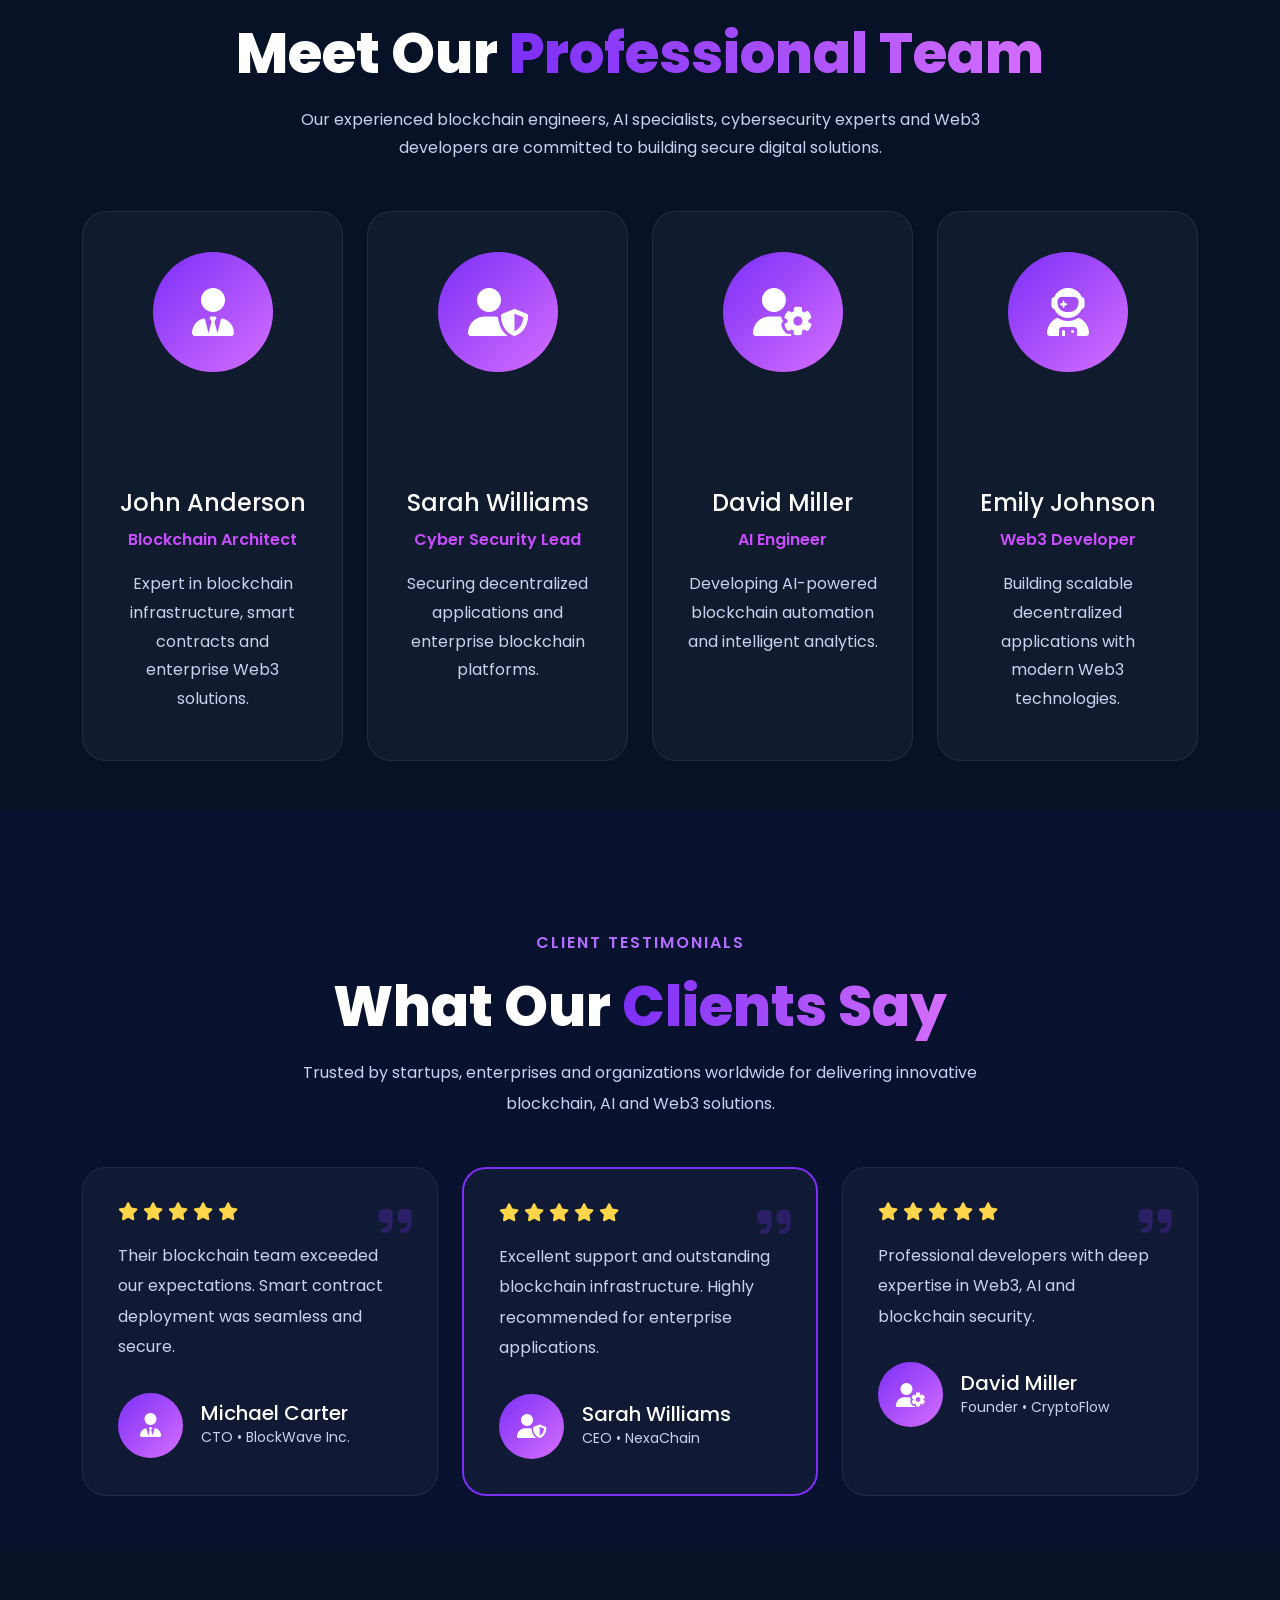
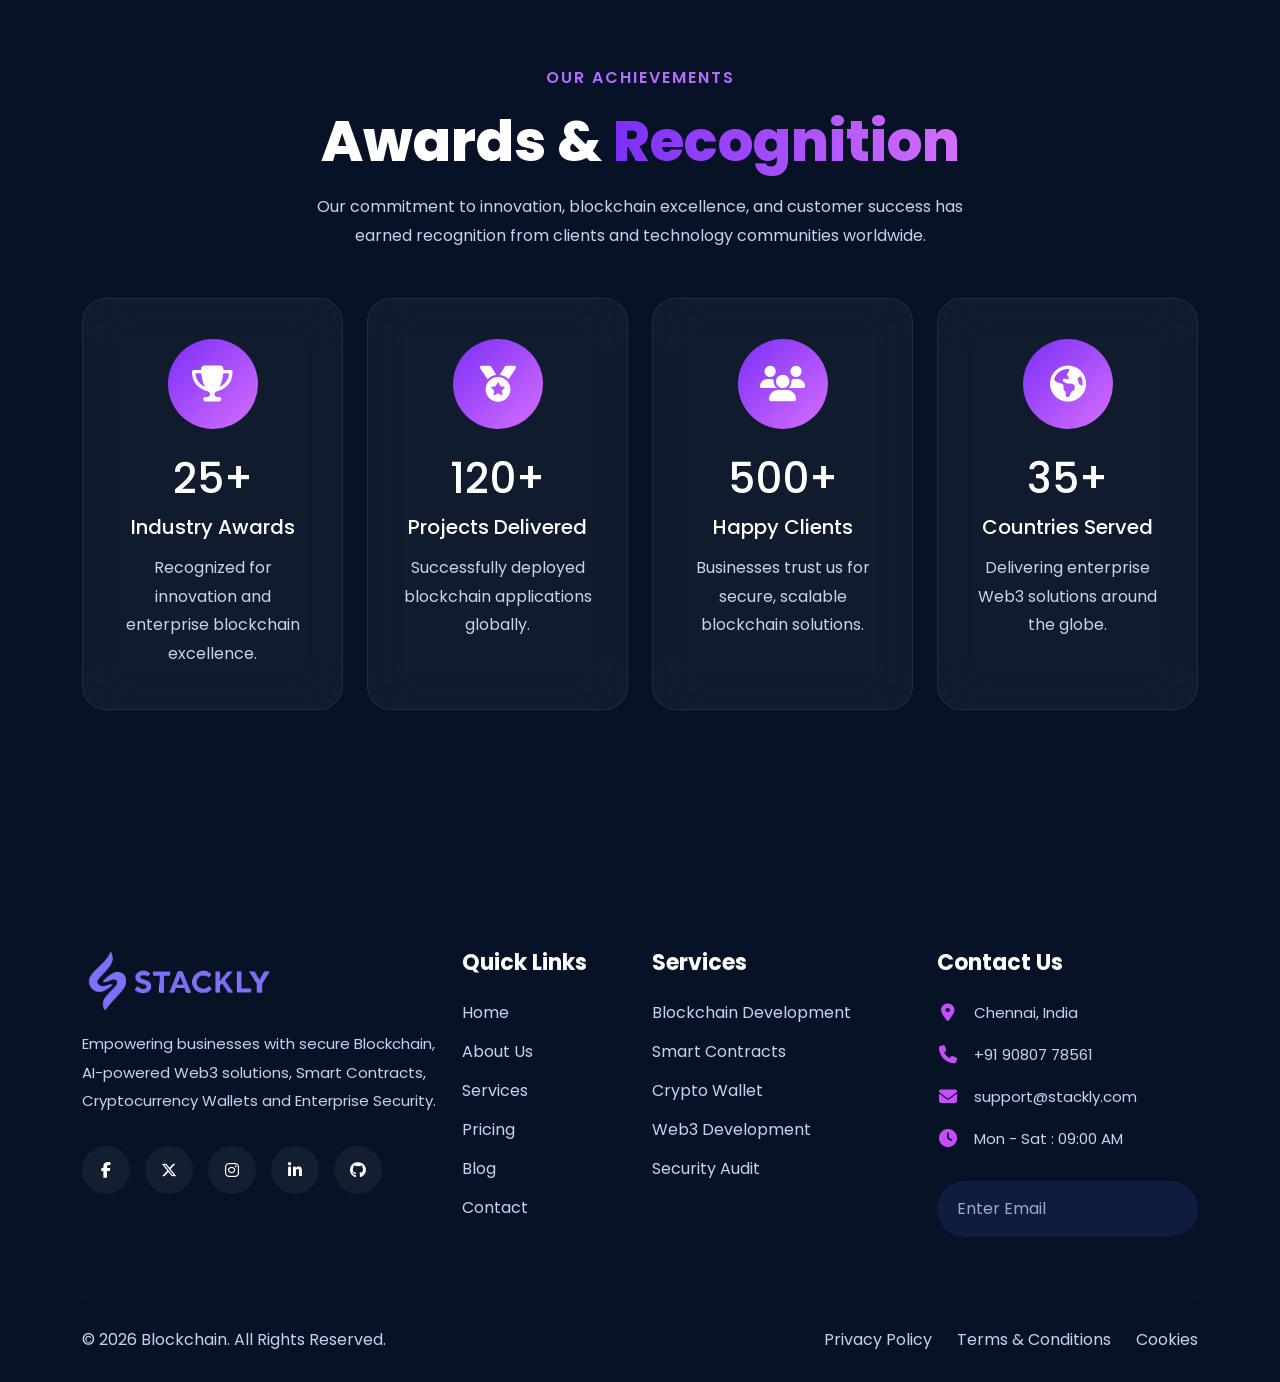
<file: about.html>
<!DOCTYPE html>
<html lang="en">

<head>

    <meta charset="UTF-8">
    <meta name="viewport" content="width=device-width, initial-scale=1.0">

    <title>Blockchain</title>

  
    <link href="https://cdn.jsdelivr.net/npm/bootstrap@5.3.7/dist/css/bootstrap.min.css" rel="stylesheet">

    
    <link rel="stylesheet"
        href="https://cdnjs.cloudflare.com/ajax/libs/font-awesome/6.7.2/css/all.min.css">

    <link
        href="https://fonts.googleapis.com/css2?family=Poppins:wght@300;400;500;600;700;800&display=swap"
        rel="stylesheet">

    <link rel="stylesheet" href="about.css">

</head>

<body>


<nav class="navbar navbar-expand-lg fixed-top custom-navbar">

    <div class="container">

   

        <a class="navbar-brand" href="index.html">

            <img src="Bluelogo.webp" class="logo">

        </a>


        <button class="navbar-toggler border-0 shadow-none"
            type="button"
            data-bs-toggle="collapse"
            data-bs-target="#navbar">

            <span>
                <i class="fa-solid fa-bars"></i>
            </span>

        </button>

        

        <div class="collapse navbar-collapse" id="navbar">

            <ul class="navbar-nav mx-auto">

                <li class="nav-item">

                    <a class="nav-link " href="index.html">Home</a>

                </li>

                <li class="nav-item">

                    <a class="nav-link active" href="about.html">About Us</a>

                </li>

                <li class="nav-item">

                    <a class="nav-link" href="services.html">Services</a>

                </li>

                <li class="nav-item">

                    <a class="nav-link" href="blog.html">Blog</a>

                </li>

                <li class="nav-item">

                    <a class="nav-link" href="contact.html">Contact Us</a>

                </li>

            </ul>

           

            <div class="nav-btns">

                <a href="login.html" class="btn login-btn">

                    Login

                </a>

                <a href="register.html" class="btn register-btn">

                    Register

                </a>

            </div>

        </div>

    </div>

</nav>




<section class="about-hero">

    <div class="about-overlay"></div>

    <div class="container">

        <div class="row">

            <div class="col-lg-7">

                <div class="about-content">

                    <div class="breadcrumb-box">

                        <a href="index.html">Home</a>

                        <span>/</span>

                        <span>About Us</span>

                    </div>

                    <h1>
                        About <span>Blockchain</span>
                    </h1>

                    <p>

                        Building secure blockchain ecosystems through
                        AI-powered innovation, decentralized applications,
                        smart contracts, and enterprise-grade security
                        solutions.

                    </p>

                </div>

            </div>

        </div>

    </div>

</section>


<section class="about-company py-5">

    <div class="container">

        <div class="row align-items-center g-5">

         

            <div class="col-lg-6">

                <div class="about-image">

                    <img src="blockchainabout.webp"
                        class="img-fluid main-image"
                        alt="About Blockchain">

                   

                </div>

            </div>

       

            <div class="col-lg-6">

                <span class="section-tag">

                    ABOUT COMPANY

                </span>

                <h2>

                    Building The Future With

                    <span>Blockchain Technology</span>

                </h2>

                <p>

                    We provide enterprise blockchain solutions,
                    smart contracts, decentralized applications,
                    AI integration and cybersecurity services
                    helping organizations transform digitally.

                </p>

                <div class="row mt-4 g-4">

                    <div class="col-md-6">

                        <div class="about-box">

                            <i class="fa-solid fa-shield-halved"></i>

                            <div>

                                <h5>Enterprise Security</h5>

                                <p>

                                    End-to-end encrypted blockchain infrastructure.

                                </p>

                            </div>

                        </div>

                    </div>

                    <div class="col-md-6">

                        <div class="about-box">

                            <i class="fa-solid fa-link"></i>

                            <div>

                                <h5>Smart Contracts</h5>

                                <p>

                                    Automated blockchain workflows for businesses.

                                </p>

                            </div>

                        </div>

                    </div>

                </div>

                <a href="error.html" class="btn about-btn mt-4">

                    Learn More

                    <i class="fa-solid fa-arrow-right ms-2"></i>

                </a>

            </div>

        </div>

    </div>

</section>

<!--==============================
Why Choose Us
===============================-->

<section class="why-choose-section">

    <div class="container">

        <div class="row align-items-center g-5">

            <!-- Left Content -->

            <div class="col-lg-6">

                <span class="section-subtitle">

                    WHY CHOOSE US

                </span>

                <h2 class="section-title">

                    Trusted Blockchain
                    <span>Innovation Partner</span>

                </h2>

                <p class="section-text">

                    We combine blockchain, artificial intelligence,
                    cybersecurity, and cloud technologies to build
                    secure, scalable, and future-ready digital
                    solutions for businesses worldwide.

                </p>

                <!-- Progress -->

                <div class="progress-item">

                    <div class="d-flex justify-content-between">

                        <span>Blockchain Development</span>

                        <span>98%</span>

                    </div>

                    <div class="progress">

                        <div class="progress-bar progress-one"></div>

                    </div>

                </div>

                <div class="progress-item">

                    <div class="d-flex justify-content-between">

                        <span>Cyber Security</span>

                        <span>95%</span>

                    </div>

                    <div class="progress">

                        <div class="progress-bar progress-two"></div>

                    </div>

                </div>

                <div class="progress-item">

                    <div class="d-flex justify-content-between">

                        <span>Customer Satisfaction</span>

                        <span>99%</span>

                    </div>

                    <div class="progress">

                        <div class="progress-bar progress-three"></div>

                    </div>

                </div>

            </div>

            <!-- Right Cards -->

            <div class="col-lg-6">

                <div class="row g-4">

                    <div class="col-sm-6">

                        <div class="choose-card">

                            <i class="fa-solid fa-shield-halved"></i>

                            <h5>100% Secure</h5>

                            <p>

                                Enterprise-level blockchain security
                                and encryption.

                            </p>

                        </div>

                    </div>

                    <div class="col-sm-6">

                        <div class="choose-card active">

                            <i class="fa-solid fa-layer-group"></i>

                            <h5>Scalable</h5>

                            <p>

                                High-performance decentralized
                                applications.

                            </p>

                        </div>

                    </div>

                    <div class="col-sm-6">

                        <div class="choose-card">

                            <i class="fa-solid fa-brain"></i>

                            <h5>AI Powered</h5>

                            <p>

                                Intelligent automation powered
                                by artificial intelligence.

                            </p>

                        </div>

                    </div>

                    <div class="col-sm-6">

                        <div class="choose-card">

                            <i class="fa-solid fa-headset"></i>

                            <h5>24/7 Support</h5>

                            <p>

                                Dedicated technical experts
                                whenever you need us.

                            </p>

                        </div>

                    </div>

                </div>

            </div>

        </div>

    </div>

</section>

<!--==============================
Mission & Vision
===============================-->

<section class="mission-section">

    <div class="container">

        <div class="text-center mb-5">

            <span class="mission-subtitle">
                OUR PURPOSE
            </span>

            <h2 class="mission-title">

                Mission &

                <span>Vision</span>

            </h2>

            <p class="mission-desc">

                Our mission is to empower organizations through secure
                blockchain technology, while our vision is to build a
                decentralized future driven by innovation and trust.

            </p>

        </div>

        <div class="row justify-content-center g-4">

            <!-- Mission -->

            <div class="col-lg-5 col-md-6">

                <div class="mission-card" data-aos="fade-right">

                    <div class="mission-icon">

                        <i class="fa-solid fa-bullseye"></i>

                    </div>

                    <h3>Our Mission</h3>

                    <p>

                        Deliver enterprise blockchain solutions that
                        improve transparency, security, automation,
                        and operational efficiency across industries.

                    </p>

                    <ul>

                        <li>

                            <i class="fa-solid fa-check"></i>

                            Secure Digital Infrastructure

                        </li>

                        <li>

                            <i class="fa-solid fa-check"></i>

                            Smart Contract Automation

                        </li>

                        <li>

                            <i class="fa-solid fa-check"></i>

                            AI Integration

                        </li>

                    </ul>

                </div>

            </div>

            <!-- Center Line -->

            <div class="col-lg-2 d-none d-lg-flex justify-content-center">

                <div class="mission-line"></div>

            </div>

            <!-- Vision -->

            <div class="col-lg-5 col-md-6">

                <div class="mission-card" data-aos="fade-left">

                    <div class="mission-icon">

                        <i class="fa-solid fa-eye"></i>

                    </div>

                    <h3>Our Vision</h3>

                    <p>

                        Become a global leader in blockchain innovation,
                        empowering businesses with decentralized
                        technologies and trusted digital ecosystems.

                    </p>

                    <ul>

                        <li>

                            <i class="fa-solid fa-check"></i>

                            Global Innovation

                        </li>

                        <li>

                            <i class="fa-solid fa-check"></i>

                            Web3 Transformation

                        </li>

                        <li>

                            <i class="fa-solid fa-check"></i>

                            Sustainable Technology

                        </li>

                    </ul>

                </div>

            </div>

        </div>

    </div>

</section>
<!--==============================
Meet Our Team
===============================-->

<section class="team-section">

    <div class="container">

        <div class="text-center mb-5">

            <span class="team-subtitle">

                OUR EXPERTS

            </span>

            <h2 class="team-title">

                Meet Our

                <span>Professional Team</span>

            </h2>

            <p class="team-desc">

                Our experienced blockchain engineers, AI specialists,
                cybersecurity experts and Web3 developers are committed
                to building secure digital solutions.

            </p>

        </div>

        <div class="row g-4">

            <!-- Team Member -->

            <div class="col-xl-3 col-lg-6 col-md-6">

                <div class="team-card" data-aos="zoom-in">

                    <div class="team-image">

                        <div class="team-avatar">

                            <i class="fa-solid fa-user-tie"></i>

                        </div>

                        <div class="team-social">

                            <a href="error.html"><i class="fab fa-linkedin-in"></i></a>

                            <a href="error.html"><i class="fab fa-github"></i></a>

                            <a href="error.html"><i class="fab fa-x-twitter"></i></a>

                        </div>

                    </div>

                    <div class="team-content">

                        <h4>John Anderson</h4>

                        <span>Blockchain Architect</span>

                        <p>

                            Expert in blockchain infrastructure,
                            smart contracts and enterprise Web3 solutions.

                        </p>

                    </div>

                </div>

            </div>

            <!-- Team Member -->

            <div class="col-xl-3 col-lg-6 col-md-6">

                <div class="team-card" data-aos="zoom-in" data-aos-delay="150">

                    <div class="team-image">

                        <div class="team-avatar">

                            <i class="fa-solid fa-user-shield"></i>

                        </div>

                        <div class="team-social">

                            <a href="error.html"><i class="fab fa-linkedin-in"></i></a>

                            <a href="error.html"><i class="fab fa-github"></i></a>

                            <a href="error.html"><i class="fab fa-x-twitter"></i></a>

                        </div>

                    </div>

                    <div class="team-content">

                        <h4>Sarah Williams</h4>

                        <span>Cyber Security Lead</span>

                        <p>

                            Securing decentralized applications and
                            enterprise blockchain platforms.

                        </p>

                    </div>

                </div>

            </div>

            <!-- Team Member -->

            <div class="col-xl-3 col-lg-6 col-md-6">

                <div class="team-card" data-aos="zoom-in" data-aos-delay="300">

                    <div class="team-image">

                        <div class="team-avatar">

                            <i class="fa-solid fa-user-gear"></i>

                        </div>

                        <div class="team-social">

                            <a href="error.html"><i class="fab fa-linkedin-in"></i></a>

                            <a href="error.html"><i class="fab fa-github"></i></a>

                            <a href="error.html"><i class="fab fa-x-twitter"></i></a>

                        </div>

                    </div>

                    <div class="team-content">

                        <h4>David Miller</h4>

                        <span>AI Engineer</span>

                        <p>

                            Developing AI-powered blockchain automation
                            and intelligent analytics.

                        </p>

                    </div>

                </div>

            </div>

            <!-- Team Member -->

            <div class="col-xl-3 col-lg-6 col-md-6">

                <div class="team-card" data-aos="zoom-in" data-aos-delay="450">

                    <div class="team-image">

                        <div class="team-avatar">

                            <i class="fa-solid fa-user-astronaut"></i>

                        </div>

                        <div class="team-social">

                            <a href="error.html"><i class="fab fa-linkedin-in"></i></a>

                            <a href="error.html"><i class="fab fa-github"></i></a>

                            <a href="error.html"><i class="fab fa-x-twitter"></i></a>

                        </div>

                    </div>

                    <div class="team-content">

                        <h4>Emily Johnson</h4>

                        <span>Web3 Developer</span>

                        <p>

                            Building scalable decentralized applications
                            with modern Web3 technologies.

                        </p>

                    </div>

                </div>

            </div>

        </div>

    </div>

</section>


<section class="testimonial-section">

    <div class="container">

        <div class="text-center mb-5">

            <span class="testimonial-subtitle">
                CLIENT TESTIMONIALS
            </span>

            <h2 class="testimonial-title">

                What Our

                <span>Clients Say</span>

            </h2>

            <p class="testimonial-desc">

                Trusted by startups, enterprises and organizations worldwide
                for delivering innovative blockchain, AI and Web3 solutions.

            </p>

        </div>

        <div id="testimonialCarousel"
            class="carousel slide"
            data-bs-ride="carousel"
            data-bs-interval="3500">

            <div class="carousel-inner">

               

                <div class="carousel-item active">

                    <div class="row g-4">

                    

                        <div class="col-lg-4">

                            <div class="testimonial-card">

                                <div class="quote-icon">

                                    <i class="fa-solid fa-quote-right"></i>

                                </div>

                                <div class="stars">

                                    <i class="fa-solid fa-star"></i>
                                    <i class="fa-solid fa-star"></i>
                                    <i class="fa-solid fa-star"></i>
                                    <i class="fa-solid fa-star"></i>
                                    <i class="fa-solid fa-star"></i>

                                </div>

                                <p>

                                    Their blockchain team exceeded our expectations.
                                    Smart contract deployment was seamless and secure.

                                </p>

                                <div class="client">

                                    <div class="client-icon">

                                        <i class="fa-solid fa-user-tie"></i>

                                    </div>

                                    <div>

                                        <h5>Michael Carter</h5>

                                        <span>

                                            CTO • BlockWave Inc.

                                        </span>

                                    </div>

                                </div>

                            </div>

                        </div>


                        <div class="col-lg-4">

                            <div class="testimonial-card featured">

                                <div class="quote-icon">

                                    <i class="fa-solid fa-quote-right"></i>

                                </div>

                                <div class="stars">

                                    <i class="fa-solid fa-star"></i>
                                    <i class="fa-solid fa-star"></i>
                                    <i class="fa-solid fa-star"></i>
                                    <i class="fa-solid fa-star"></i>
                                    <i class="fa-solid fa-star"></i>

                                </div>

                                <p>

                                    Excellent support and outstanding blockchain
                                    infrastructure. Highly recommended for
                                    enterprise applications.

                                </p>

                                <div class="client">

                                    <div class="client-icon">

                                        <i class="fa-solid fa-user-shield"></i>

                                    </div>

                                    <div>

                                        <h5>Sarah Williams</h5>

                                        <span>

                                            CEO • NexaChain

                                        </span>

                                    </div>

                                </div>

                            </div>

                        </div>


                        <div class="col-lg-4">

                            <div class="testimonial-card">

                                <div class="quote-icon">

                                    <i class="fa-solid fa-quote-right"></i>

                                </div>

                                <div class="stars">

                                    <i class="fa-solid fa-star"></i>
                                    <i class="fa-solid fa-star"></i>
                                    <i class="fa-solid fa-star"></i>
                                    <i class="fa-solid fa-star"></i>
                                    <i class="fa-solid fa-star"></i>

                                </div>

                                <p>

                                    Professional developers with deep expertise
                                    in Web3, AI and blockchain security.

                                </p>

                                <div class="client">

                                    <div class="client-icon">

                                        <i class="fa-solid fa-user-gear"></i>

                                    </div>

                                    <div>

                                        <h5>David Miller</h5>

                                        <span>

                                            Founder • CryptoFlow

                                        </span>

                                    </div>

                                </div>

                            </div>

                        </div>

                    </div>

                </div>

            </div>

        </div>

    </div>

</section>
<!--==================================
Awards & Achievements
===================================-->

<section class="achievement-section">

    <div class="container">

        <div class="text-center mb-5">

            <span class="achievement-subtitle">
                OUR ACHIEVEMENTS
            </span>

            <h2 class="achievement-title">

                Awards &

                <span>Recognition</span>

            </h2>

            <p class="achievement-desc">

                Our commitment to innovation, blockchain excellence,
                and customer success has earned recognition from
                clients and technology communities worldwide.

            </p>

        </div>

        <div class="row g-4">

            <!-- Card -->

            <div class="col-lg-3 col-md-6">

                <div class="achievement-card">

                    <div class="achievement-icon">

                        <i class="fa-solid fa-trophy"></i>

                    </div>

                    <h3>25+</h3>

                    <h5>Industry Awards</h5>

                    <p>

                        Recognized for innovation and
                        enterprise blockchain excellence.

                    </p>

                </div>

            </div>

            <!-- Card -->

            <div class="col-lg-3 col-md-6">

                <div class="achievement-card active">

                    <div class="achievement-icon">

                        <i class="fa-solid fa-medal"></i>

                    </div>

                    <h3>120+</h3>

                    <h5>Projects Delivered</h5>

                    <p>

                        Successfully deployed blockchain
                        applications globally.

                    </p>

                </div>

            </div>

            <!-- Card -->

            <div class="col-lg-3 col-md-6">

                <div class="achievement-card">

                    <div class="achievement-icon">

                        <i class="fa-solid fa-users"></i>

                    </div>

                    <h3>500+</h3>

                    <h5>Happy Clients</h5>

                    <p>

                        Businesses trust us for secure,
                        scalable blockchain solutions.

                    </p>

                </div>

            </div>

            <!-- Card -->

            <div class="col-lg-3 col-md-6">

                <div class="achievement-card">

                    <div class="achievement-icon">

                        <i class="fa-solid fa-earth-americas"></i>

                    </div>

                    <h3>35+</h3>

                    <h5>Countries Served</h5>

                    <p>

                        Delivering enterprise Web3
                        solutions around the globe.

                    </p>

                </div>

            </div>

        </div>

    </div>

</section>
<footer class="footer">

    

    <div class="footer-wave">

        <svg viewBox="0 0 1440 180" preserveAspectRatio="none">

            <path fill="#071226"
                d="M0,96L80,90.7C160,85,320,75,480,90.7C640,107,800,149,960,149.3C1120,149,1280,107,1360,85.3L1440,64L1440,0L1360,0C1280,0,1120,0,960,0C800,0,640,0,480,0C320,0,160,0,80,0L0,0Z">

            </path>

        </svg>

    </div>

    <div class="container">

        <div class="row gy-5">


            <div class="col-lg-4">

                <a href="index.html" class="footer-logo">

                    <img src="Bluelogo.webp" alt="Logo">

                </a>

                <p class="footer-about">

                    Empowering businesses with secure Blockchain,
                    AI-powered Web3 solutions, Smart Contracts,
                    Cryptocurrency Wallets and Enterprise Security.

                </p>

                <div class="footer-social">

                    <a href="error.html"><i class="fab fa-facebook-f"></i></a>

                    <a href="error.html"><i class="fab fa-x-twitter"></i></a>

                    <a href="error.html"><i class="fab fa-instagram"></i></a>

                    <a href="error.html"><i class="fab fa-linkedin-in"></i></a>

                    <a href="error.html"><i class="fab fa-github"></i></a>

                </div>

            </div>

            

            <div class="col-lg-2 col-md-6">

                <h4>Quick Links</h4>

                <ul>

                    <li><a href="error.html">Home</a></li>

                    <li><a href="error.html">About Us</a></li>

                    <li><a href="error.html">Services</a></li>

                    <li><a href="error.html">Pricing</a></li>

                    <li><a href="error.html">Blog</a></li>

                    <li><a href="error.html">Contact</a></li>

                </ul>

            </div>

            

            <div class="col-lg-3 col-md-6">

                <h4>Services</h4>

                <ul>

                    <li><a href="error.html">Blockchain Development</a></li>

                    <li><a href="error.html">Smart Contracts</a></li>

                    <li><a href="error.html">Crypto Wallet</a></li>

                    <li><a href="error.html">Web3 Development</a></li>

                    <li><a href="error.html">Security Audit</a></li>

                </ul>

            </div>

         

               <div class="col-lg-3 footer-contact-column">

                <h4>Contact Us</h4>

                <ul class="footer-contact">

    <li>
        <i class="fa-solid fa-location-dot"></i>
        <span>Chennai, India</span>
    </li>

    <li>
        <i class="fa-solid fa-phone"></i>
        <span>+91 90807 78561</span>
    </li>

    <li>
        <i class="fa-solid fa-envelope"></i>
        <span>support@stackly.com</span>
    </li>

    <li>
        <i class="fa-solid fa-clock"></i>
        <span>Mon - Sat : 09:00 AM</span>
    </li>

</ul>

                <form action="error.html" class="footer-newsletter">

                    <div class="newsletter">

                        <input type="email"
                            placeholder="Enter Email">

                        <button>

                            <i class="fa-solid fa-paper-plane"></i>

                        </button>

                    </div>

                </form>

            </div>

        </div>

        <hr>

        <div class="copyright">

            <p>

                &copy; 2026 Blockchain. All Rights Reserved.

            </p>

            <div>

                <a href="error.html">Privacy Policy</a>

                <a href="error.html">Terms & Conditions</a>

                <a href="error.html">Cookies</a>

            </div>

        </div>

    </div>

</footer>
<script src="https://cdn.jsdelivr.net/npm/bootstrap@5.3.7/dist/js/bootstrap.bundle.min.js"></script>
<script src="script.js"></script>

</body>
</html>
</file>
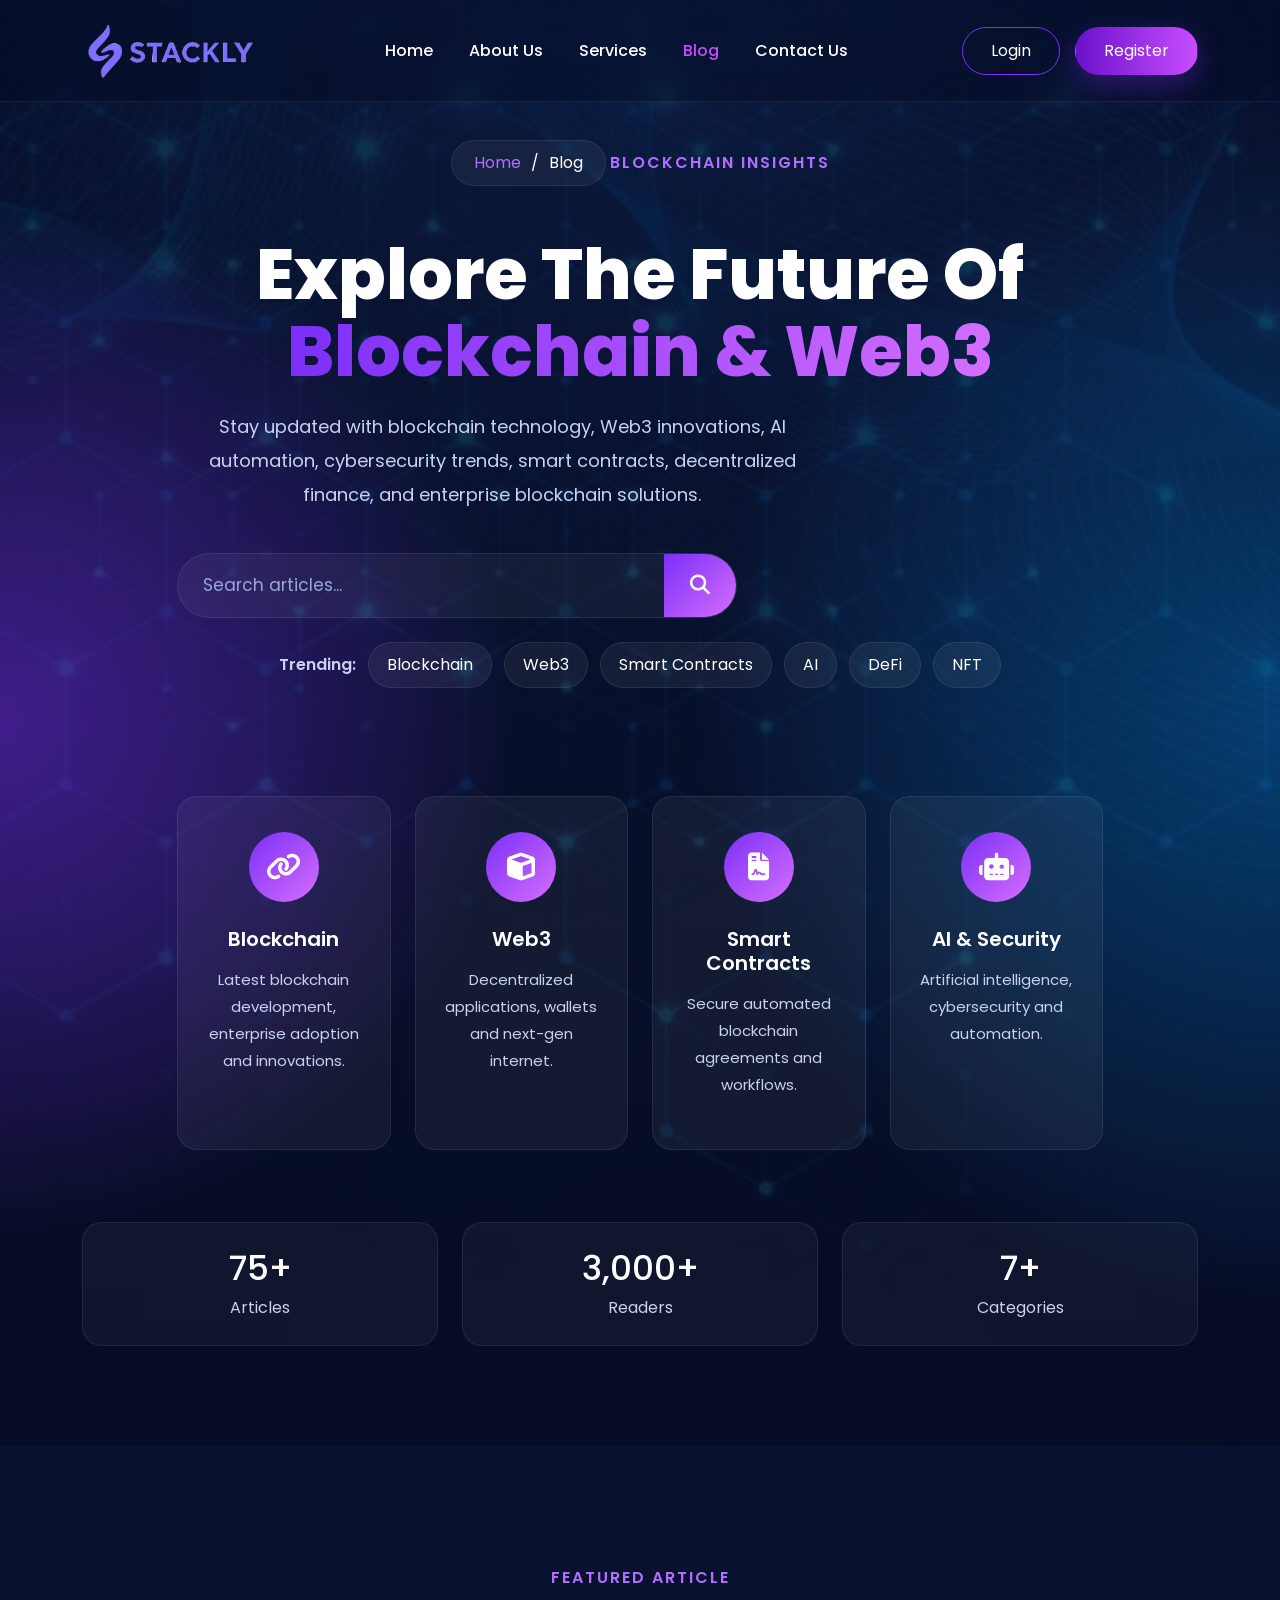
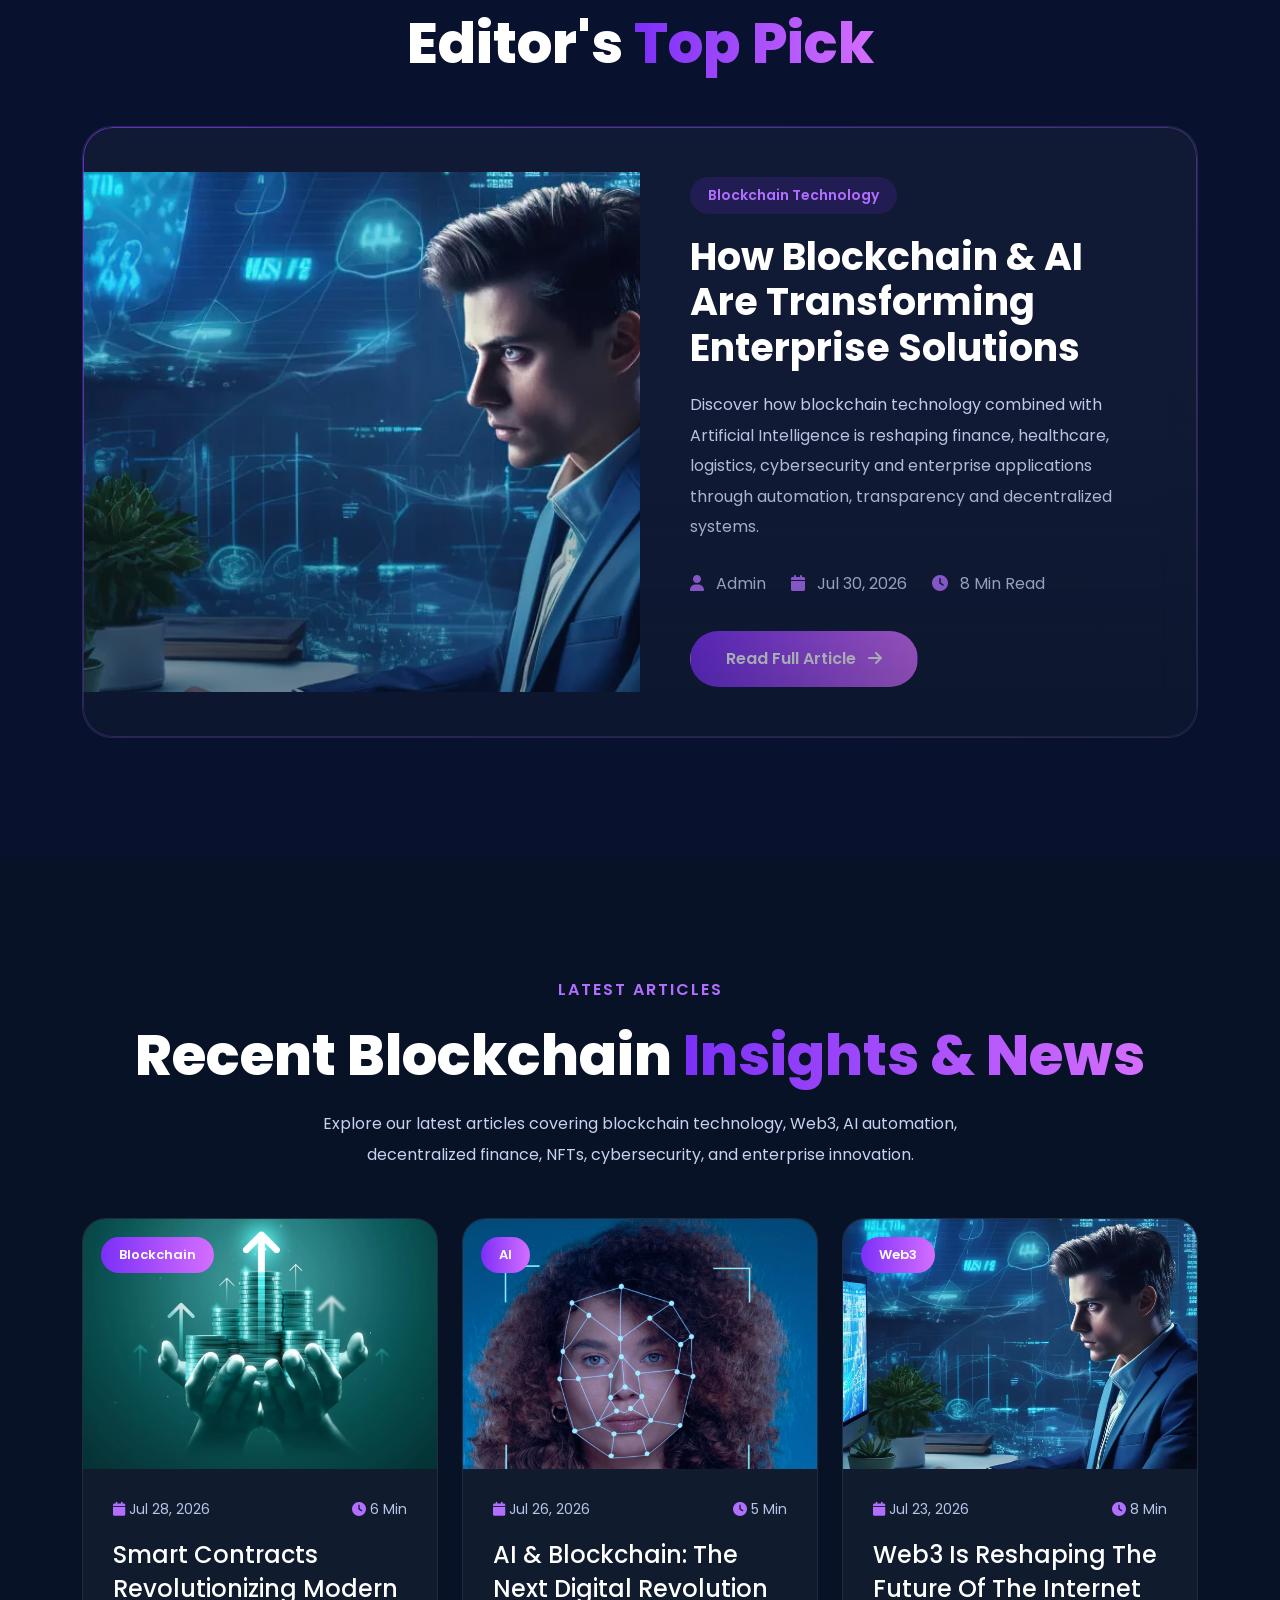
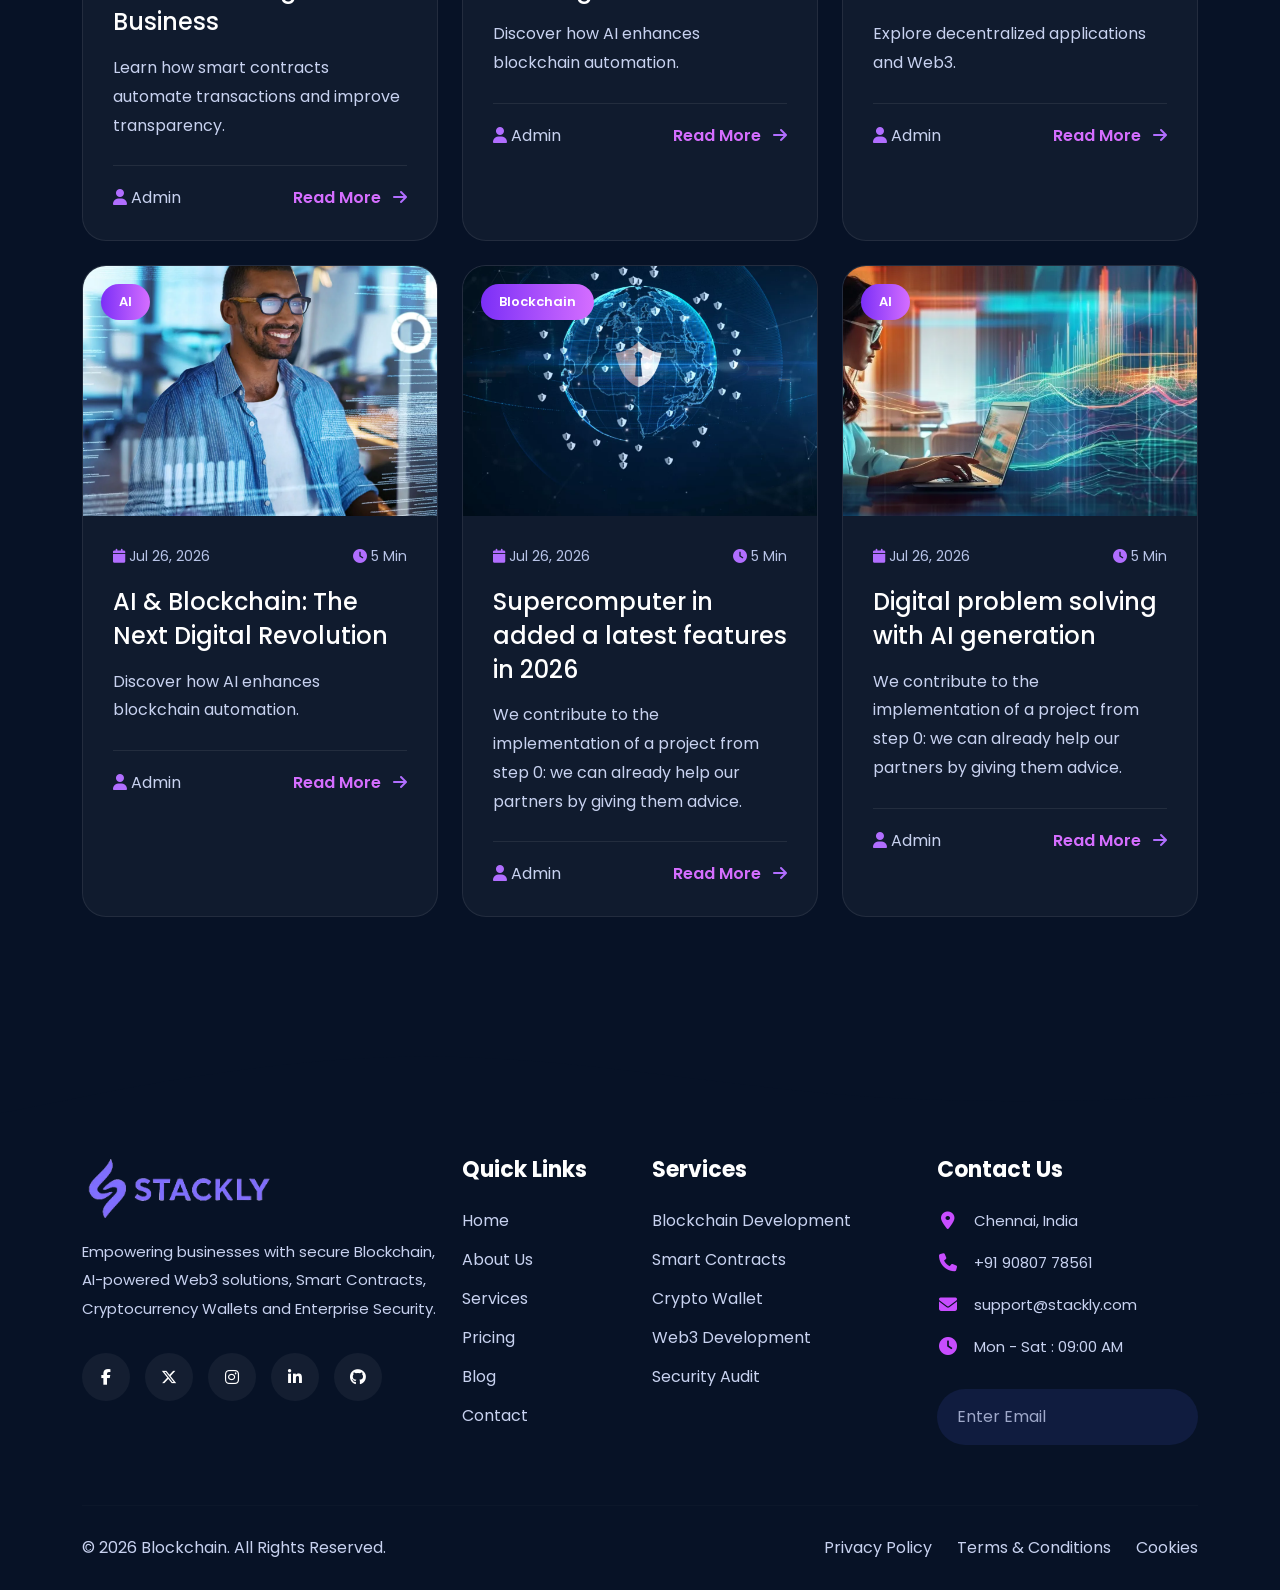
<file: blog.html>
<!DOCTYPE html>
<html lang="en">

<head>

    <meta charset="UTF-8">
    <meta name="viewport" content="width=device-width, initial-scale=1.0">

    <title>Blockchain</title>

  
    <link href="https://cdn.jsdelivr.net/npm/bootstrap@5.3.7/dist/css/bootstrap.min.css" rel="stylesheet">

    
    <link rel="stylesheet"
        href="https://cdnjs.cloudflare.com/ajax/libs/font-awesome/6.7.2/css/all.min.css">

    <link
        href="https://fonts.googleapis.com/css2?family=Poppins:wght@300;400;500;600;700;800&display=swap"
        rel="stylesheet">

    <link rel="stylesheet" href="blog.css">

</head>

<body>


<nav class="navbar navbar-expand-lg fixed-top custom-navbar">

    <div class="container">

   

        <a class="navbar-brand" href="index.html">

            <img src="Bluelogo.webp" class="logo">

        </a>


        <button class="navbar-toggler border-0 shadow-none"
            type="button"
            data-bs-toggle="collapse"
            data-bs-target="#navbar">

            <span>
                <i class="fa-solid fa-bars"></i>
            </span>

        </button>

        

        <div class="collapse navbar-collapse" id="navbar">

            <ul class="navbar-nav mx-auto">

                <li class="nav-item">

                    <a class="nav-link " href="index.html">Home</a>

                </li>

                <li class="nav-item">

                    <a class="nav-link" href="about.html">About Us</a>

                </li>

                <li class="nav-item">

                    <a class="nav-link " href="services.html">Services</a>

                </li>

                <li class="nav-item">

                    <a class="nav-link active" href="blog.html">Blog</a>

                </li>

                <li class="nav-item">

                    <a class="nav-link" href="contact.html">Contact Us</a>

                </li>

            </ul>

           

            <div class="nav-btns">

                <a href="login.html" class="btn login-btn">

                    Login

                </a>

                <a href="register.html" class="btn register-btn">

                    Register

                </a>

            </div>

        </div>

    </div>

</nav>


<section class="blog-hero">

    <div class="hero-overlay"></div>

    <div class="container">

        <div class="row justify-content-center">

            <div class="col-lg-10 text-center">

            

                <div class="breadcrumb-box">

                    <a href="index.html">Home</a>

                    <span>/</span>

                    <span>Blog</span>

                </div>


                <span class="blog-subtitle">

                    BLOCKCHAIN INSIGHTS

                </span>

              

                <h1>

                    Explore The Future Of

                    <span>Blockchain &amp; Web3</span>

                </h1>

               

                <p>

                    Stay updated with blockchain technology, Web3 innovations,
                    AI automation, cybersecurity trends, smart contracts,
                    decentralized finance, and enterprise blockchain solutions.

                </p>

                

                <form class="blog-search" action="error.html">

                    <input
                        type="text"
                        name="search"
                        placeholder="Search articles..."
                        autocomplete="off">

                    <button type="submit">

                        <i class="fa-solid fa-magnifying-glass"></i>

                    </button>

                </form>

            </div>

        </div>

       <div class="trending-tags mt-4">

    <span class="tag-title">
        Trending:
    </span>

    <a href="error.html" class="tag">
        Blockchain
    </a>

    <a href="error.html" class="tag">
        Web3
    </a>

    <a href="error.html" class="tag">
        Smart Contracts
    </a>

    <a href="error.html" class="tag">
        AI
    </a>

    <a href="error.html" class="tag">
        DeFi
    </a>

    <a href="error.html" class="tag">
        NFT
    </a>

</div>


<div class="row mt-5 justify-content-center">

    <div class="col-lg-10">

        <div class="featured-topics">

            <div class="row g-4">

                <div class="col-lg-3 col-md-6">

                    <a href="error.html" class="topic-card">

                        <div class="topic-icon">

                            <i class="fa-solid fa-link"></i>

                        </div>

                        <h5>Blockchain</h5>

                        <p>

                            Latest blockchain development,
                            enterprise adoption and innovations.

                        </p>

                    </a>

                </div>

                <div class="col-lg-3 col-md-6">

                    <a href="error.html" class="topic-card">

                        <div class="topic-icon">

                            <i class="fa-solid fa-cube"></i>

                        </div>

                        <h5>Web3</h5>

                        <p>

                            Decentralized applications,
                            wallets and next-gen internet.

                        </p>

                    </a>

                </div>

                <div class="col-lg-3 col-md-6">

                    <a href="error.html" class="topic-card">

                        <div class="topic-icon">

                            <i class="fa-solid fa-file-contract"></i>

                        </div>

                        <h5>Smart Contracts</h5>

                        <p>

                            Secure automated blockchain
                            agreements and workflows.

                        </p>

                    </a>

                </div>

                <div class="col-lg-3 col-md-6">

                    <a href="error.html" class="topic-card">

                        <div class="topic-icon">

                            <i class="fa-solid fa-robot"></i>

                        </div>

                        <h5>AI & Security</h5>

                        <p>

                            Artificial intelligence,
                            cybersecurity and automation.

                        </p>

                    </a>

                </div>

            </div>

        </div>

    </div>

</div>
        <div class="row mt-5 g-4 justify-content-center">

            <div class="col-lg-4 col-md-4 col-sm-6 col-12">

                <div class="hero-stat">

                    <h3 class="counter" data-target="250">0</h3>

                    <span>Articles</span>

                </div>

            </div>

            <div class="col-lg-4 col-md-4 col-sm-6 col-12">

                <div class="hero-stat">

                    <h3 class="counter" data-target="10000">0</h3>

                    <span>Readers</span>

                </div>

            </div>

            <div class="col-lg-4 col-md-4 col-sm-6 col-12">

                <div class="hero-stat">

                    <h3 class="counter" data-target="25">0</h3>

                    <span>Categories</span>

                </div>

            </div>

        </div>

    </div>
    </section>



<section class="featured-blog">

    <div class="container">

        <div class="text-center mb-5">

            <span class="featured-subtitle">

                FEATURED ARTICLE

            </span>

            <h2 class="featured-title">

                Editor's

                <span>Top Pick</span>

            </h2>

        </div>

        <div class="featured-card" data-aos="fade-up">

            <div class="row align-items-center g-0">

              

                <div class="col-lg-6">

                    <div class="featured-image">

                        <img src="blog3.webp"
                             class="img-fluid"
                             alt="Blockchain Article">

                    </div>

                </div>


                <div class="col-lg-6">

                    <div class="featured-content">

                        <span class="category">

                            Blockchain Technology

                        </span>

                        <h3>

                            How Blockchain & AI Are Transforming Enterprise Solutions

                        </h3>

                        <p>

                            Discover how blockchain technology combined with
                            Artificial Intelligence is reshaping finance,
                            healthcare, logistics, cybersecurity and enterprise
                            applications through automation, transparency and
                            decentralized systems.

                        </p>

                        <div class="blog-meta">

                            <span>

                                <i class="fa-solid fa-user"></i>

                                Admin

                            </span>

                            <span>

                                <i class="fa-solid fa-calendar"></i>

                                Jul 30, 2026

                            </span>

                            <span>

                                <i class="fa-solid fa-clock"></i>

                                8 Min Read

                            </span>

                        </div>

                        <a href="error.html" class="btn featured-btn">

                            Read Full Article

                            <i class="fa-solid fa-arrow-right ms-2"></i>

                        </a>

                    </div>

                </div>

            </div>

        </div>

    </div>

</section>


<section class="latest-blog">

    <div class="container">

        <div class="text-center mb-5">

            <span class="latest-subtitle">

                LATEST ARTICLES

            </span>

            <h2 class="latest-title">

                Recent Blockchain

                <span>Insights & News</span>

            </h2>

            <p class="latest-desc">

                Explore our latest articles covering blockchain technology,
                Web3, AI automation, decentralized finance, NFTs,
                cybersecurity, and enterprise innovation.

            </p>

        </div>

        <div class="row g-4">

          

            <div class="col-xl-4 col-md-6">

                <div class="blog-card" data-aos="fade-up">

                    <div class="blog-card-image">

                        <img src="blog1.webp" class="img-fluid">

                        <span class="blog-category">

                            Blockchain

                        </span>

                    </div>

                    <div class="blog-card-body">

                        <div class="blog-info">

                            <span>

                                <i class="fa-solid fa-calendar"></i>

                                Jul 28, 2026

                            </span>

                            <span>

                                <i class="fa-solid fa-clock"></i>

                                6 Min

                            </span>

                        </div>

                        <h4>

                            Smart Contracts Revolutionizing Modern Business

                        </h4>

                        <p>

                            Learn how smart contracts automate transactions
                            and improve transparency.

                        </p>

                        <div class="blog-footer">

                            <span>

                                <i class="fa-solid fa-user"></i>

                                Admin

                            </span>

                            <a href="error.html">

                                Read More

                                <i class="fa-solid fa-arrow-right"></i>

                            </a>

                        </div>

                    </div>

                </div>

            </div>

           

            <div class="col-xl-4 col-md-6">

                <div class="blog-card" data-aos="fade-up" data-aos-delay="100">

                    <div class="blog-card-image">

                        <img src="blog2.webp" class="img-fluid">

                        <span class="blog-category">

                            AI

                        </span>

                    </div>

                    <div class="blog-card-body">

                        <div class="blog-info">

                            <span><i class="fa-solid fa-calendar"></i> Jul 26, 2026</span>

                            <span><i class="fa-solid fa-clock"></i> 5 Min</span>

                        </div>

                        <h4>

                            AI & Blockchain: The Next Digital Revolution

                        </h4>

                        <p>

                            Discover how AI enhances blockchain automation.

                        </p>

                        <div class="blog-footer">

                            <span><i class="fa-solid fa-user"></i> Admin</span>

                            <a href="error.html">

                                Read More

                                <i class="fa-solid fa-arrow-right"></i>

                            </a>

                        </div>

                    </div>

                </div>

            </div>

        

            <div class="col-xl-4 col-md-6">

                <div class="blog-card" data-aos="fade-up" data-aos-delay="200">

                    <div class="blog-card-image">

                        <img src="blog3.webp" class="img-fluid">

                        <span class="blog-category">

                            Web3

                        </span>

                    </div>

                    <div class="blog-card-body">

                        <div class="blog-info">

                            <span><i class="fa-solid fa-calendar"></i> Jul 23, 2026</span>

                            <span><i class="fa-solid fa-clock"></i> 8 Min</span>

                        </div>

                        <h4>

                            Web3 Is Reshaping The Future Of The Internet

                        </h4>

                        <p>

                            Explore decentralized applications and Web3.

                        </p>

                        <div class="blog-footer">

                            <span><i class="fa-solid fa-user"></i> Admin</span>

                            <a href="error.html">

                                Read More

                                <i class="fa-solid fa-arrow-right"></i>

                            </a>

                        </div>

                    </div>

                </div>

            </div>

            <div class="col-xl-4 col-md-6">

                <div class="blog-card" data-aos="fade-up" data-aos-delay="100">

                    <div class="blog-card-image">

                        <img src="blog4.webp" class="img-fluid">

                        <span class="blog-category">

                            AI

                        </span>

                    </div>

                    <div class="blog-card-body">

                        <div class="blog-info">

                            <span><i class="fa-solid fa-calendar"></i> Jul 26, 2026</span>

                            <span><i class="fa-solid fa-clock"></i> 5 Min</span>

                        </div>

                        <h4>

                            AI & Blockchain: The Next Digital Revolution

                        </h4>

                        <p>

                            Discover how AI enhances blockchain automation.

                        </p>

                        <div class="blog-footer">

                            <span><i class="fa-solid fa-user"></i> Admin</span>

                            <a href="error.html">

                                Read More

                                <i class="fa-solid fa-arrow-right"></i>

                            </a>

                        </div>

                    </div>

                </div>

            </div>
            <div class="col-xl-4 col-md-6">

                <div class="blog-card" data-aos="fade-up" data-aos-delay="100">

                    <div class="blog-card-image">

                        <img src="blog5.webp" class="img-fluid">

                        <span class="blog-category">

                            Blockchain

                        </span>

                    </div>

                    <div class="blog-card-body">

                        <div class="blog-info">

                            <span><i class="fa-solid fa-calendar"></i> Jul 26, 2026</span>

                            <span><i class="fa-solid fa-clock"></i> 5 Min</span>

                        </div>

                        <h4>

                            Supercomputer in added a latest features in 2026

                        </h4>

                        <p>

                           We contribute to the implementation of a project from step 0: we can already help our partners by giving them advice.

                        </p>

                        <div class="blog-footer">

                            <span><i class="fa-solid fa-user"></i> Admin</span>

                            <a href="error.html">

                                Read More

                                <i class="fa-solid fa-arrow-right"></i>

                            </a>

                        </div>

                    </div>

                </div>

            </div>
            <div class="col-xl-4 col-md-6">

                <div class="blog-card" data-aos="fade-up" data-aos-delay="100">

                    <div class="blog-card-image">

                        <img src="blockchainimg2.webp" class="img-fluid">

                        <span class="blog-category">

                            AI

                        </span>

                    </div>

                    <div class="blog-card-body">

                        <div class="blog-info">

                            <span><i class="fa-solid fa-calendar"></i> Jul 26, 2026</span>

                            <span><i class="fa-solid fa-clock"></i> 5 Min</span>

                        </div>

                        <h4>

                           Digital problem solving with AI generation

                        </h4>

                        <p>

                           We contribute to the implementation of a project from step 0: we can already help our partners by giving them advice.

                        </p>

                        <div class="blog-footer">

                            <span><i class="fa-solid fa-user"></i> Admin</span>

                            <a href="error.html">

                                Read More

                                <i class="fa-solid fa-arrow-right"></i>

                            </a>

                        </div>

                    </div>

                </div>

            </div>

        </div>

    </div>

</section>
<footer class="footer">

    

    <div class="footer-wave">

        <svg viewBox="0 0 1440 180" preserveAspectRatio="none">

            <path fill="#071226"
                d="M0,96L80,90.7C160,85,320,75,480,90.7C640,107,800,149,960,149.3C1120,149,1280,107,1360,85.3L1440,64L1440,0L1360,0C1280,0,1120,0,960,0C800,0,640,0,480,0C320,0,160,0,80,0L0,0Z">

            </path>

        </svg>

    </div>

    <div class="container">

        <div class="row gy-5">


            <div class="col-lg-4">

                <a href="index.html" class="footer-logo">

                    <img src="Bluelogo.webp" alt="Logo">

                </a>

                <p class="footer-about">

                    Empowering businesses with secure Blockchain,
                    AI-powered Web3 solutions, Smart Contracts,
                    Cryptocurrency Wallets and Enterprise Security.

                </p>

                <div class="footer-social">

                    <a href="error.html"><i class="fab fa-facebook-f"></i></a>

                    <a href="error.html"><i class="fab fa-x-twitter"></i></a>

                    <a href="error.html"><i class="fab fa-instagram"></i></a>

                    <a href="error.html"><i class="fab fa-linkedin-in"></i></a>

                    <a href="error.html"><i class="fab fa-github"></i></a>

                </div>

            </div>

            

            <div class="col-lg-2 col-md-6">

                <h4>Quick Links</h4>

                <ul>

                    <li><a href="error.html">Home</a></li>

                    <li><a href="error.html">About Us</a></li>

                    <li><a href="error.html">Services</a></li>

                    <li><a href="error.html">Pricing</a></li>

                    <li><a href="error.html">Blog</a></li>

                    <li><a href="error.html">Contact</a></li>

                </ul>

            </div>

            

            <div class="col-lg-3 col-md-6">

                <h4>Services</h4>

                <ul>

                    <li><a href="error.html">Blockchain Development</a></li>

                    <li><a href="error.html">Smart Contracts</a></li>

                    <li><a href="error.html">Crypto Wallet</a></li>

                    <li><a href="error.html">Web3 Development</a></li>

                    <li><a href="error.html">Security Audit</a></li>

                </ul>

            </div>

         

               <div class="col-lg-3 footer-contact-column">

                <h4>Contact Us</h4>

                <ul class="footer-contact">

    <li>
        <i class="fa-solid fa-location-dot"></i>
        <span>Chennai, India</span>
    </li>

    <li>
        <i class="fa-solid fa-phone"></i>
        <span>+91 90807 78561</span>
    </li>

    <li>
        <i class="fa-solid fa-envelope"></i>
        <span>support@stackly.com</span>
    </li>

    <li>
        <i class="fa-solid fa-clock"></i>
        <span>Mon - Sat : 09:00 AM</span>
    </li>

</ul>

                <form action="error.html" class="footer-newsletter">

                    <div class="newsletter">

                        <input type="email"
                            placeholder="Enter Email">

                        <button>

                            <i class="fa-solid fa-paper-plane"></i>

                        </button>

                    </div>

                </form>

            </div>

        </div>

        <hr>

        <div class="copyright">

            <p>

                &copy; 2026 Blockchain. All Rights Reserved.

            </p>

            <div>

                <a href="error.html">Privacy Policy</a>

                <a href="error.html">Terms & Conditions</a>

                <a href="error.html">Cookies</a>

            </div>

        </div>

    </div>

</footer>



<script src="https://cdn.jsdelivr.net/npm/bootstrap@5.3.7/dist/js/bootstrap.bundle.min.js"></script>
<script src="script.js"></script>
<script>
  

const counters = document.querySelectorAll(".counter");

const counterObserver = new IntersectionObserver((entries, observer) => {

    entries.forEach(entry => {

        if (entry.isIntersecting) {

            const counter = entry.target;
            const target = +counter.getAttribute("data-target");

            let count = 0;

            const speed = target / 120;

            const updateCounter = () => {

                count += speed;

                if (count < target) {

                    if (target >= 1000) {

                        counter.innerText = Math.floor(count).toLocaleString() + "+";

                    } else {

                        counter.innerText = Math.floor(count) + "+";

                    }

                    requestAnimationFrame(updateCounter);

                } else {

                    if (target >= 1000) {

                        counter.innerText = target.toLocaleString() + "+";

                    } else {

                        counter.innerText = target + "+";

                    }

                }

            };

            updateCounter();

            observer.unobserve(counter);

        }

    });

}, {

    threshold: 0.5

});

counters.forEach(counter => {

    counterObserver.observe(counter);

});
</script>

</body>
</html>
</file>
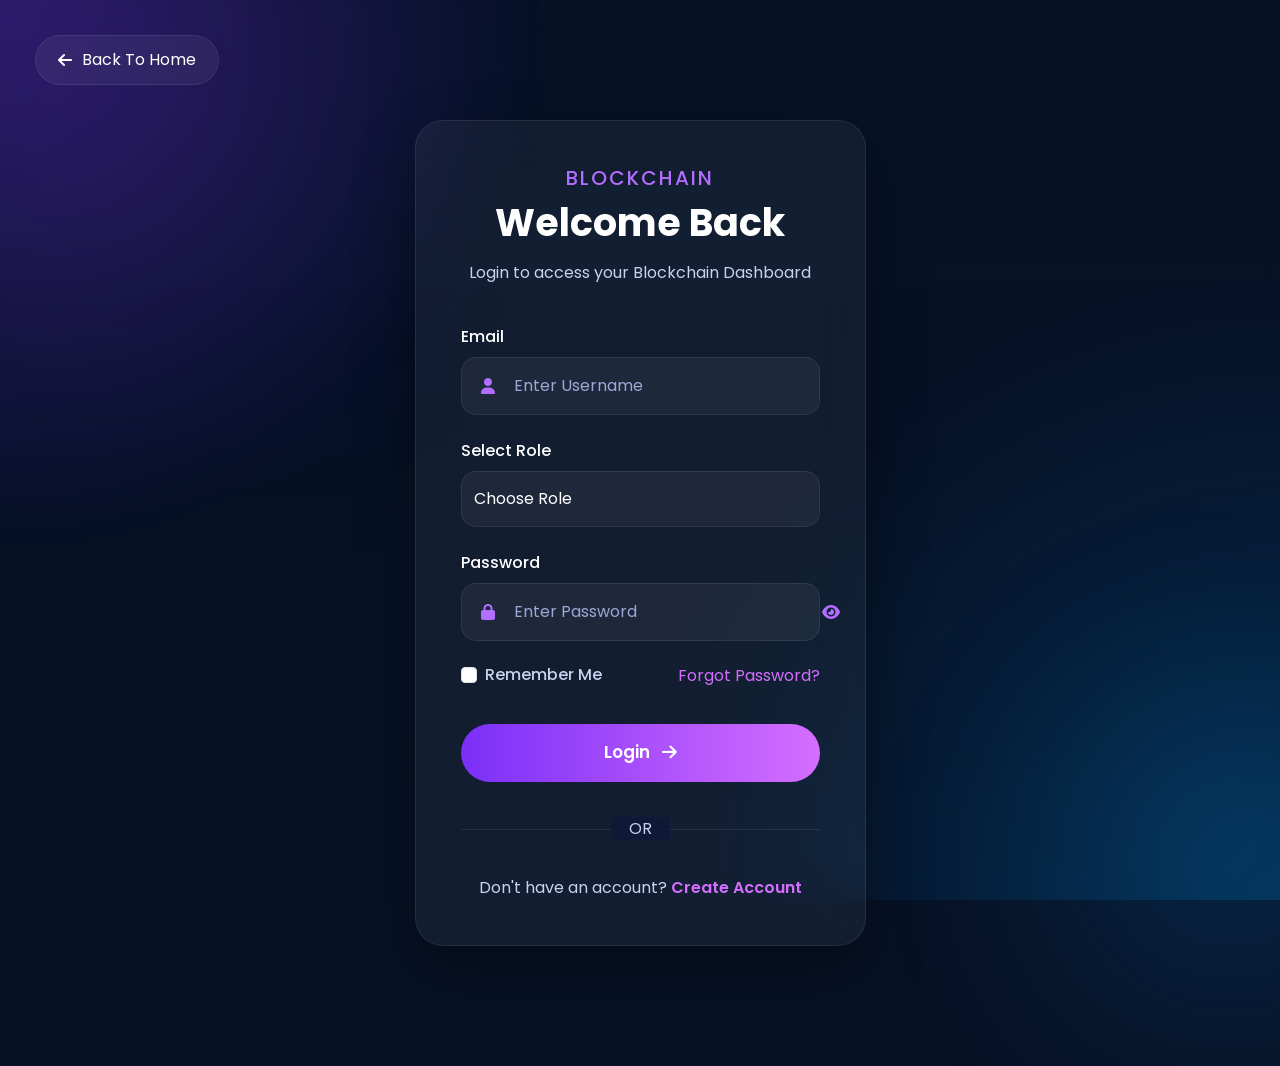
<file: login.html>
<!DOCTYPE html>
<html lang="en">

<head>

    <meta charset="UTF-8">

    <meta name="viewport" content="width=device-width, initial-scale=1.0">

    <title>Blockchain Login</title>

    <link href="https://cdn.jsdelivr.net/npm/bootstrap@5.3.7/dist/css/bootstrap.min.css" rel="stylesheet">

    <link href="https://cdnjs.cloudflare.com/ajax/libs/font-awesome/6.7.2/css/all.min.css" rel="stylesheet">

    <link rel="stylesheet" href="login.css">

</head>

<body>

  

    <div class="login-bg"></div>

    <div class="overlay"></div>

   

    <a href="index.html" class="back-home">

        <i class="fa-solid fa-arrow-left"></i>

        Back To Home

    </a>

   

    <section class="login-section">

        <div class="container">

            <div class="row justify-content-center">

                <div class="col-lg-5 col-md-8 col-sm-10">

                    <div class="login-card">

                        <div class="text-center mb-4">

                            <h5>BLOCKCHAIN</h5>

                            <h2>Welcome Back</h2>

                            <p>

                                Login to access your Blockchain Dashboard

                            </p>

                        </div>

                        <form id="loginForm">

                          

                            <div class="mb-4">

                                <label for="username" class="form-label">

                                   Email

                                </label>

                                <div class="input-box">

                                    <i class="fa-solid fa-user"></i>

                                    <input

                                        type="email"

                                        id="username"

                                        class="form-control"

                                        placeholder="Enter Username"

                                        autocomplete="off"

                                        required>

                                </div>

                            </div>

                          

                            <div class="mb-4">

                                <label for="role" class="form-label">

                                    Select Role

                                </label>

                                <select

                                    id="role"

                                    class="form-select"

                                    required>

                                    <option value="">

                                        Choose Role

                                    </option>

                                    <option value="admin">

                                        Admin

                                    </option>

                                    <option value="user">

                                        User

                                    </option>

                                </select>

                            </div>

                            

                            <div class="mb-3">

                                <label for="password" class="form-label">

                                    Password

                                </label>

                                <div class="input-box">

                                    <i class="fa-solid fa-lock"></i>

                                    <input

                                        type="password"

                                        id="password"

                                        class="form-control"

                                        placeholder="Enter Password"

                                        required>

                                    <span class="toggle-password">

                                        <i

                                            id="eyeIcon"

                                            class="fa-solid fa-eye">

                                        </i>

                                    </span>

                                </div>

                            </div>

                    

                            <div class="remember-box">

                                <div class="form-check">

                                    <input

                                        class="form-check-input"

                                        type="checkbox"

                                        id="remember">

                                    <label

                                        class="form-check-label"

                                        for="remember">

                                        Remember Me

                                    </label>

                                </div>

                                <a href="error.html">

                                    Forgot Password?

                                </a>

                            </div>

                            <button

                                type="submit"

                                class="login-btn">

                                Login

                                <i class="fa-solid fa-arrow-right ms-2"></i>

                            </button>

                            <div class="divider">

                                <span>

                                    OR

                                </span>

                            </div>

                       
                            <div class="signup-link">

                                Don't have an account?

                                <a href="register.html">

                                    Create Account

                                </a>

                            </div>

                        </form>

                    </div>

                </div>

            </div>

        </div>

    </section>




<script src="https://cdn.jsdelivr.net/npm/bootstrap@5.3.7/dist/js/bootstrap.bundle.min.js"></script>

<script>
 

const passwordInput = document.getElementById("password");
const eyeIcon = document.getElementById("eyeIcon");

document.querySelector(".toggle-password").addEventListener("click", () => {

    if (passwordInput.type === "password") {

        passwordInput.type = "text";

        eyeIcon.classList.remove("fa-eye");
        eyeIcon.classList.add("fa-eye-slash");

    } else {

        passwordInput.type = "password";

        eyeIcon.classList.remove("fa-eye-slash");
        eyeIcon.classList.add("fa-eye");

    }

});




window.addEventListener("load", () => {

    const savedEmail = localStorage.getItem("rememberEmail");

    if (savedEmail) {

        document.getElementById("email").value = savedEmail;
        document.getElementById("remember").checked = true;

    }

});

document.getElementById("loginForm").addEventListener("submit", function (e) {

    e.preventDefault();

    const username = document.getElementById("username").value.trim();
    const role = document.getElementById("role").value;
    const password = document.getElementById("password").value.trim();

    if (username === "") {

        alert("Please enter Username");
        return;

    }

    if (role === "") {

        alert("Please select Role");
        return;

    }

    if (password === "") {

        alert("Please enter Password");
        return;

    }

   
    localStorage.setItem("username", username);
    localStorage.setItem("role", role);
    localStorage.setItem("isLoggedIn", "true");

   
    if (role === "admin") {

        window.location.href = "admindashboard.html";

    } else {

        window.location.href = "userdashboard.html";

    }

});
</script>

</body>

</html>
</file>
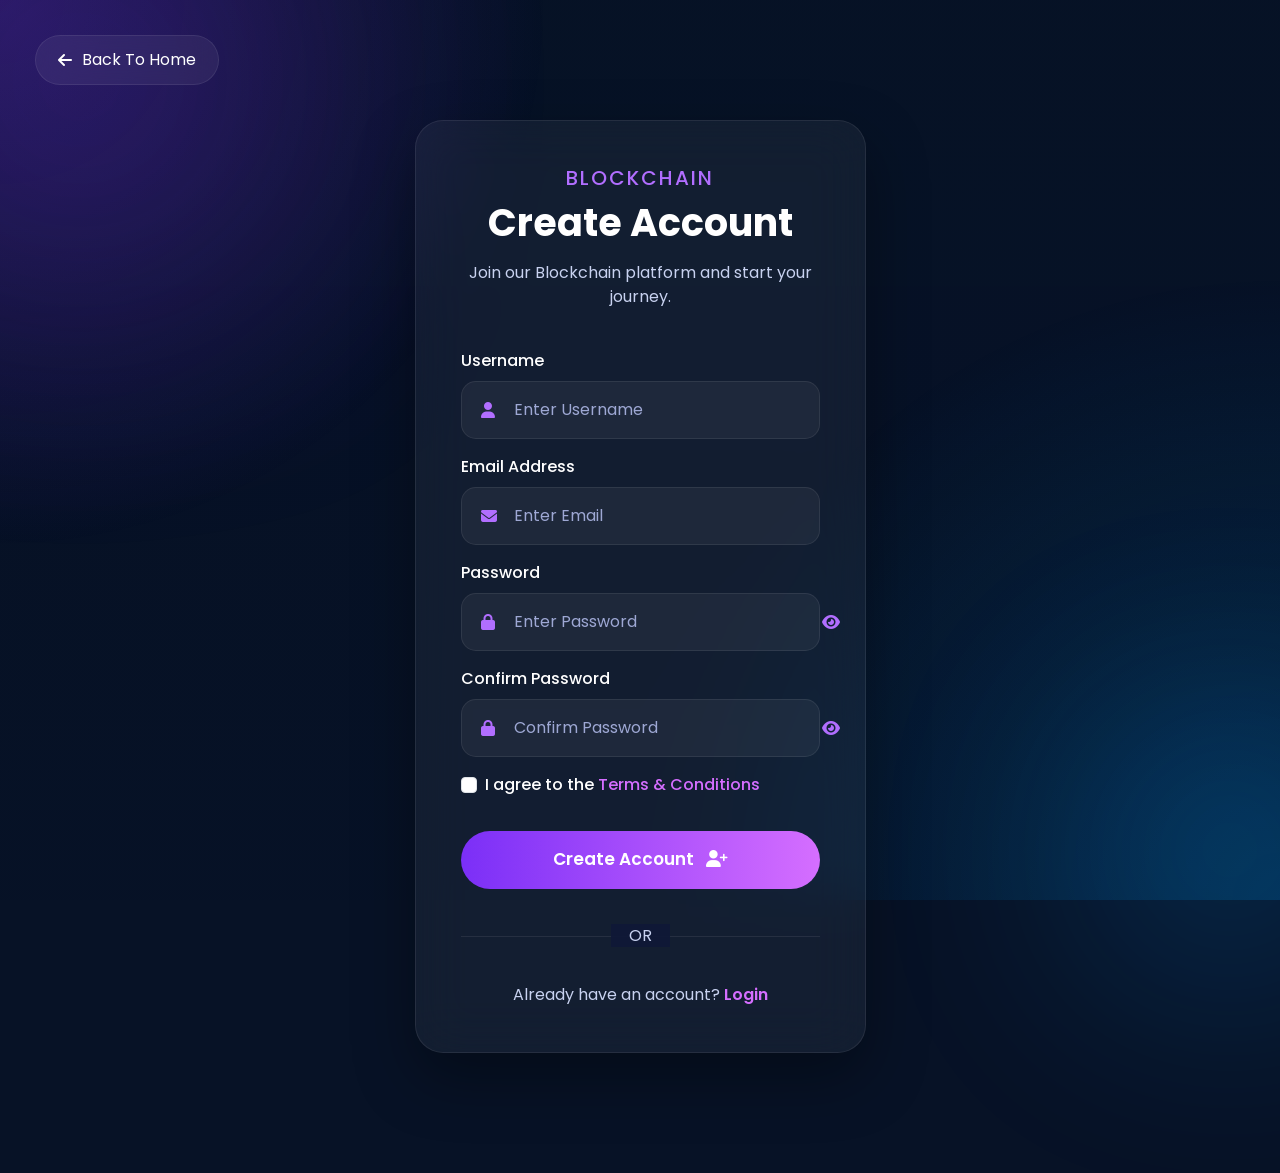
<file: register.html>
<!DOCTYPE html>
<html lang="en">

<head>

    <meta charset="UTF-8">

    <meta name="viewport" content="width=device-width, initial-scale=1.0">

    <title>Blockchain Sign Up</title>

    <link href="https://cdn.jsdelivr.net/npm/bootstrap@5.3.7/dist/css/bootstrap.min.css" rel="stylesheet">

    <link href="https://cdnjs.cloudflare.com/ajax/libs/font-awesome/6.7.2/css/all.min.css" rel="stylesheet">

    <link rel="stylesheet" href="signup.css">
    <link rel="stylesheet" href="login.css">

</head>

<body>

    <div class="login-bg"></div>

    <div class="overlay"></div>

  

    <a href="index.html" class="back-home">

        <i class="fa-solid fa-arrow-left"></i>

        Back To Home

    </a>

    <!-- Signup -->

    <section class="login-section">

        <div class="container">

            <div class="row justify-content-center">

                <div class="col-lg-5 col-md-8 col-sm-10">

                    <div class="login-card">

                        <div class="text-center mb-4">

                            <h5>BLOCKCHAIN</h5>

                            <h2>Create Account</h2>

                            <p>

                                Join our Blockchain platform and start your journey.

                            </p>

                        </div>

                        <form action="error.html">

                          

                            <div class="mb-3">

                                <label class="form-label">

                                    Username

                                </label>

                                <div class="input-box">

                                    <i class="fa-solid fa-user"></i>

                                    <input

                                        type="text"

                                        class="form-control"

                                        placeholder="Enter Username"

                                        required>

                                </div>

                            </div>

                        

                            <div class="mb-3">

                                <label class="form-label">

                                    Email Address

                                </label>

                                <div class="input-box">

                                    <i class="fa-solid fa-envelope"></i>

                                    <input

                                        type="email"

                                        class="form-control"

                                        placeholder="Enter Email"

                                        required>

                                </div>

                            </div>


                            <div class="mb-3">

                                <label class="form-label">

                                    Password

                                </label>

                                <div class="input-box">

                                    <i class="fa-solid fa-lock"></i>

                                    <input

                                        type="password"

                                        id="password"

                                        class="form-control"

                                        placeholder="Enter Password"

                                        required>

                                    <span class="toggle-password">

                                        <i id="eye1" class="fa-solid fa-eye"></i>

                                    </span>

                                </div>

                            </div>

                       

                            <div class="mb-3">

                                <label class="form-label">

                                    Confirm Password

                                </label>

                                <div class="input-box">

                                    <i class="fa-solid fa-lock"></i>

                                    <input

                                        type="password"

                                        id="confirmPassword"

                                        class="form-control"

                                        placeholder="Confirm Password"

                                        required>

                                    <span class="toggle-confirm">

                                        <i id="eye2" class="fa-solid fa-eye"></i>

                                    </span>

                                </div>

                            </div>

                       
                            <div class="form-check mb-4">

                                <input

                                    class="form-check-input"

                                    type="checkbox"

                                    required>

                                <label class="form-check-label">

                                    I agree to the

                                    <a href="error.html">

                                        Terms & Conditions

                                    </a>

                                </label>

                            </div>


                            <button

                                type="submit"

                                class="login-btn">

                                Create Account

                                <i class="fa-solid fa-user-plus ms-2"></i>

                            </button>

                            <div class="divider">

                                <span>

                                    OR

                                </span>

                            </div>

                            <div class="signup-link">

                                Already have an account?

                                <a href="login.html">

                                    Login

                                </a>

                            </div>

                        </form>

                    </div>

                </div>

            </div>

        </div>

    </section>

    <script>
    

const password = document.getElementById("password");
const confirmPassword = document.getElementById("confirmPassword");

document.querySelector(".toggle-password").addEventListener("click", () => {

    if(password.type==="password"){

        password.type="text";

        eye1.classList.replace("fa-eye","fa-eye-slash");

    }else{

        password.type="password";

        eye1.classList.replace("fa-eye-slash","fa-eye");

    }

});

document.querySelector(".toggle-confirm").addEventListener("click",()=>{

    if(confirmPassword.type==="password"){

        confirmPassword.type="text";

        eye2.classList.replace("fa-eye","fa-eye-slash");

    }else{

        confirmPassword.type="password";

        eye2.classList.replace("fa-eye-slash","fa-eye");

    }

});
    </script>

</body>

</html>
</file>
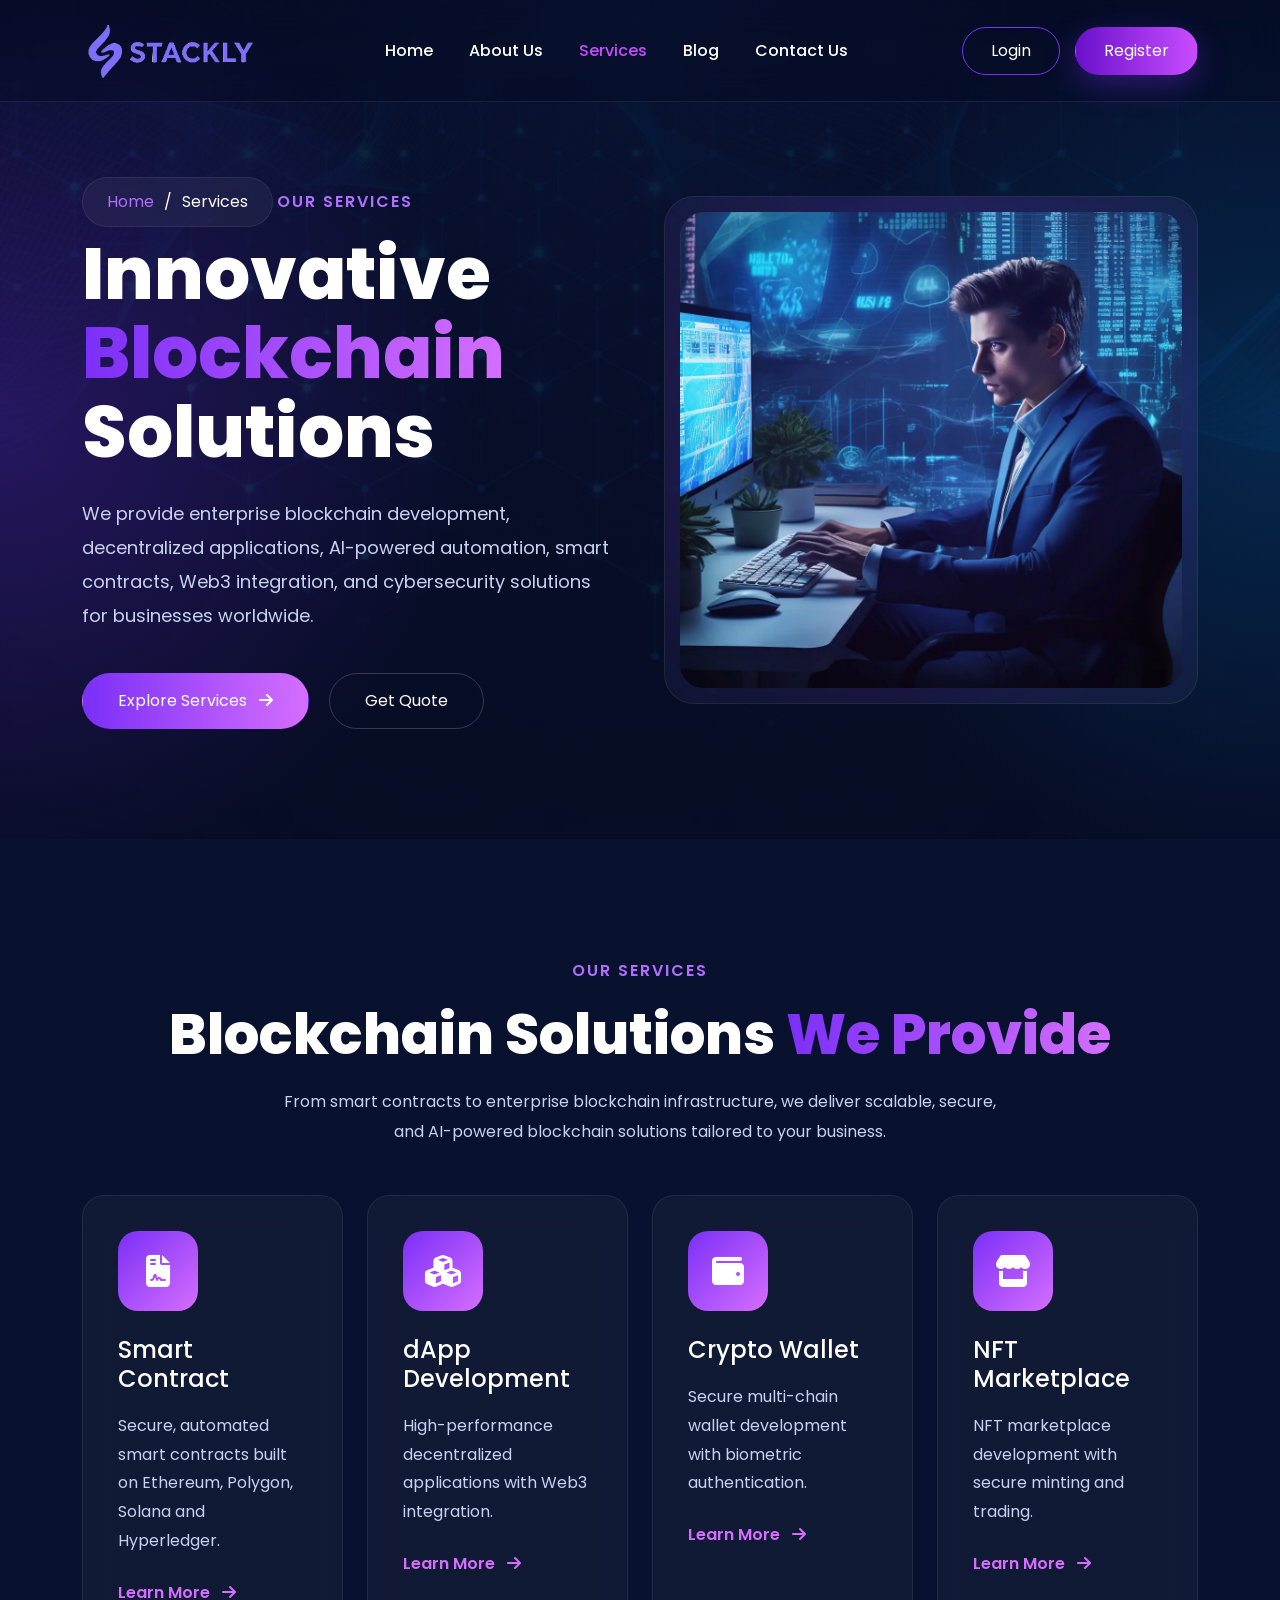
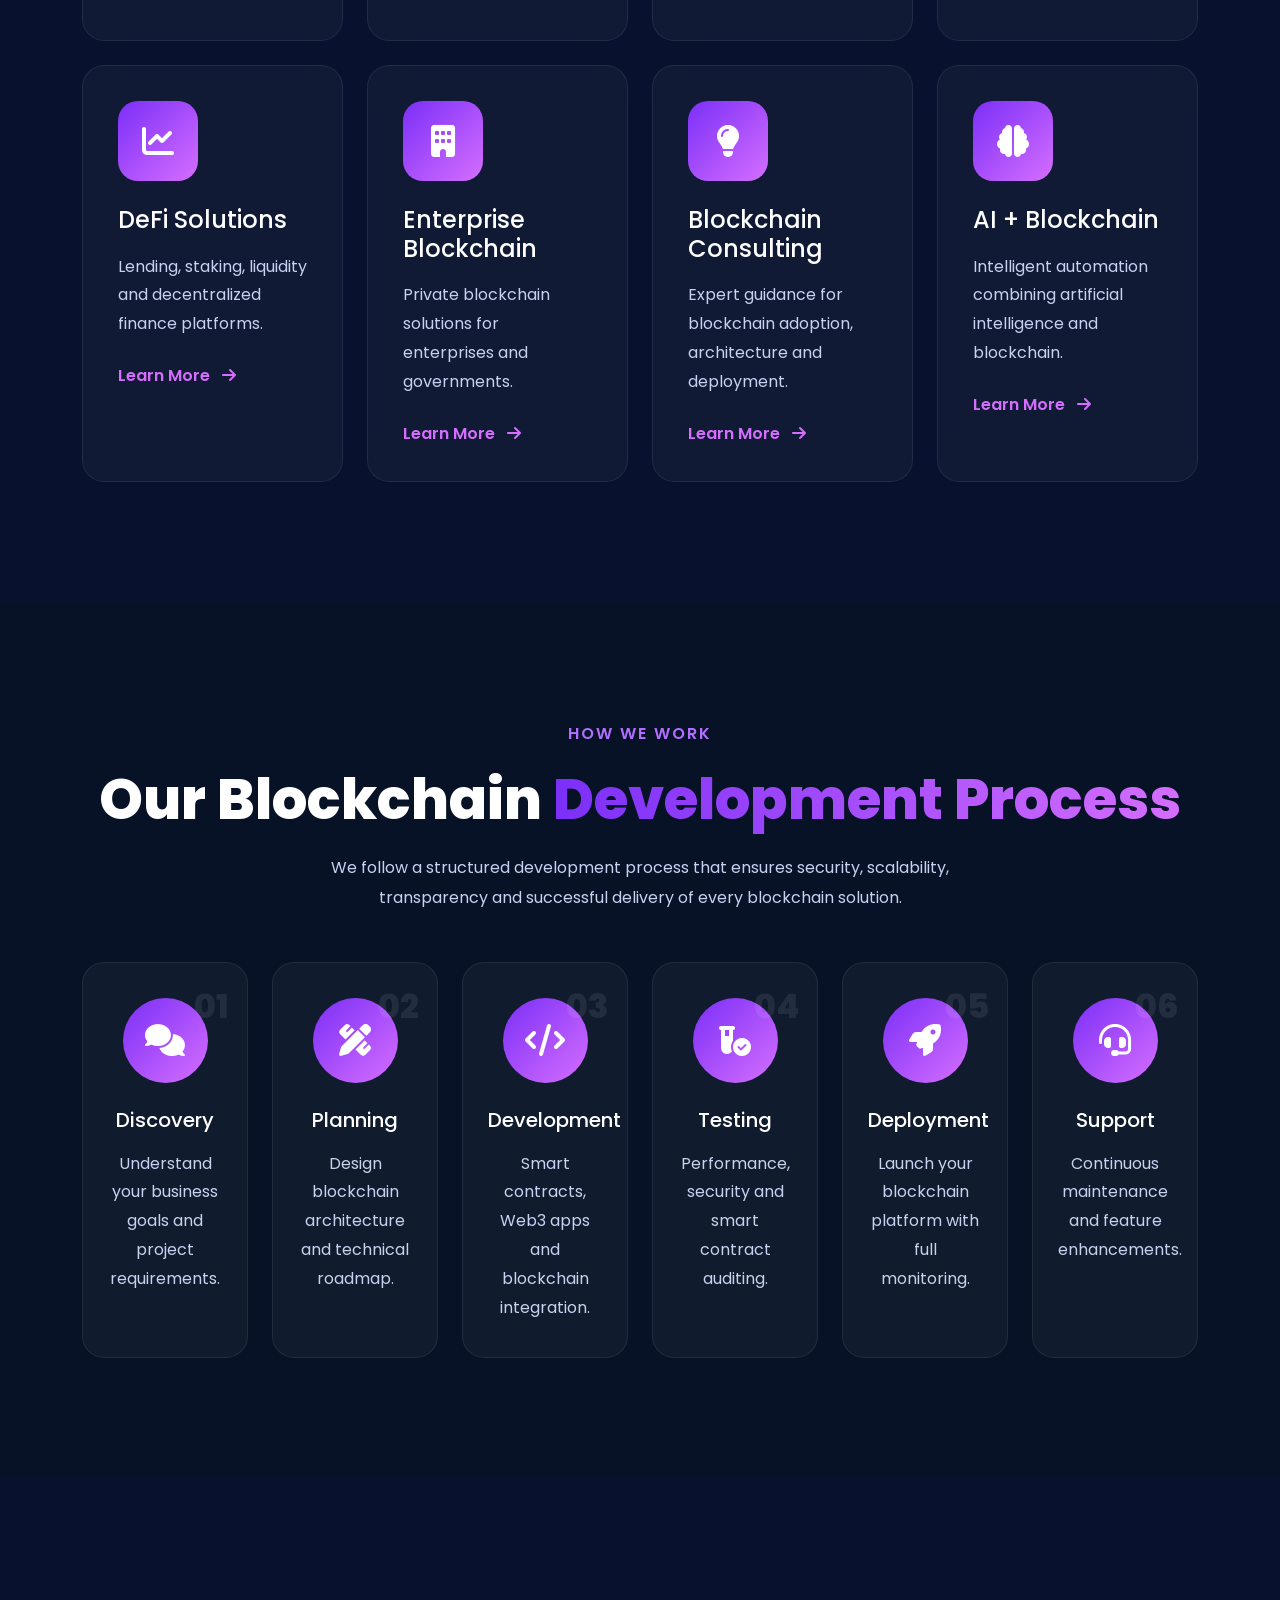
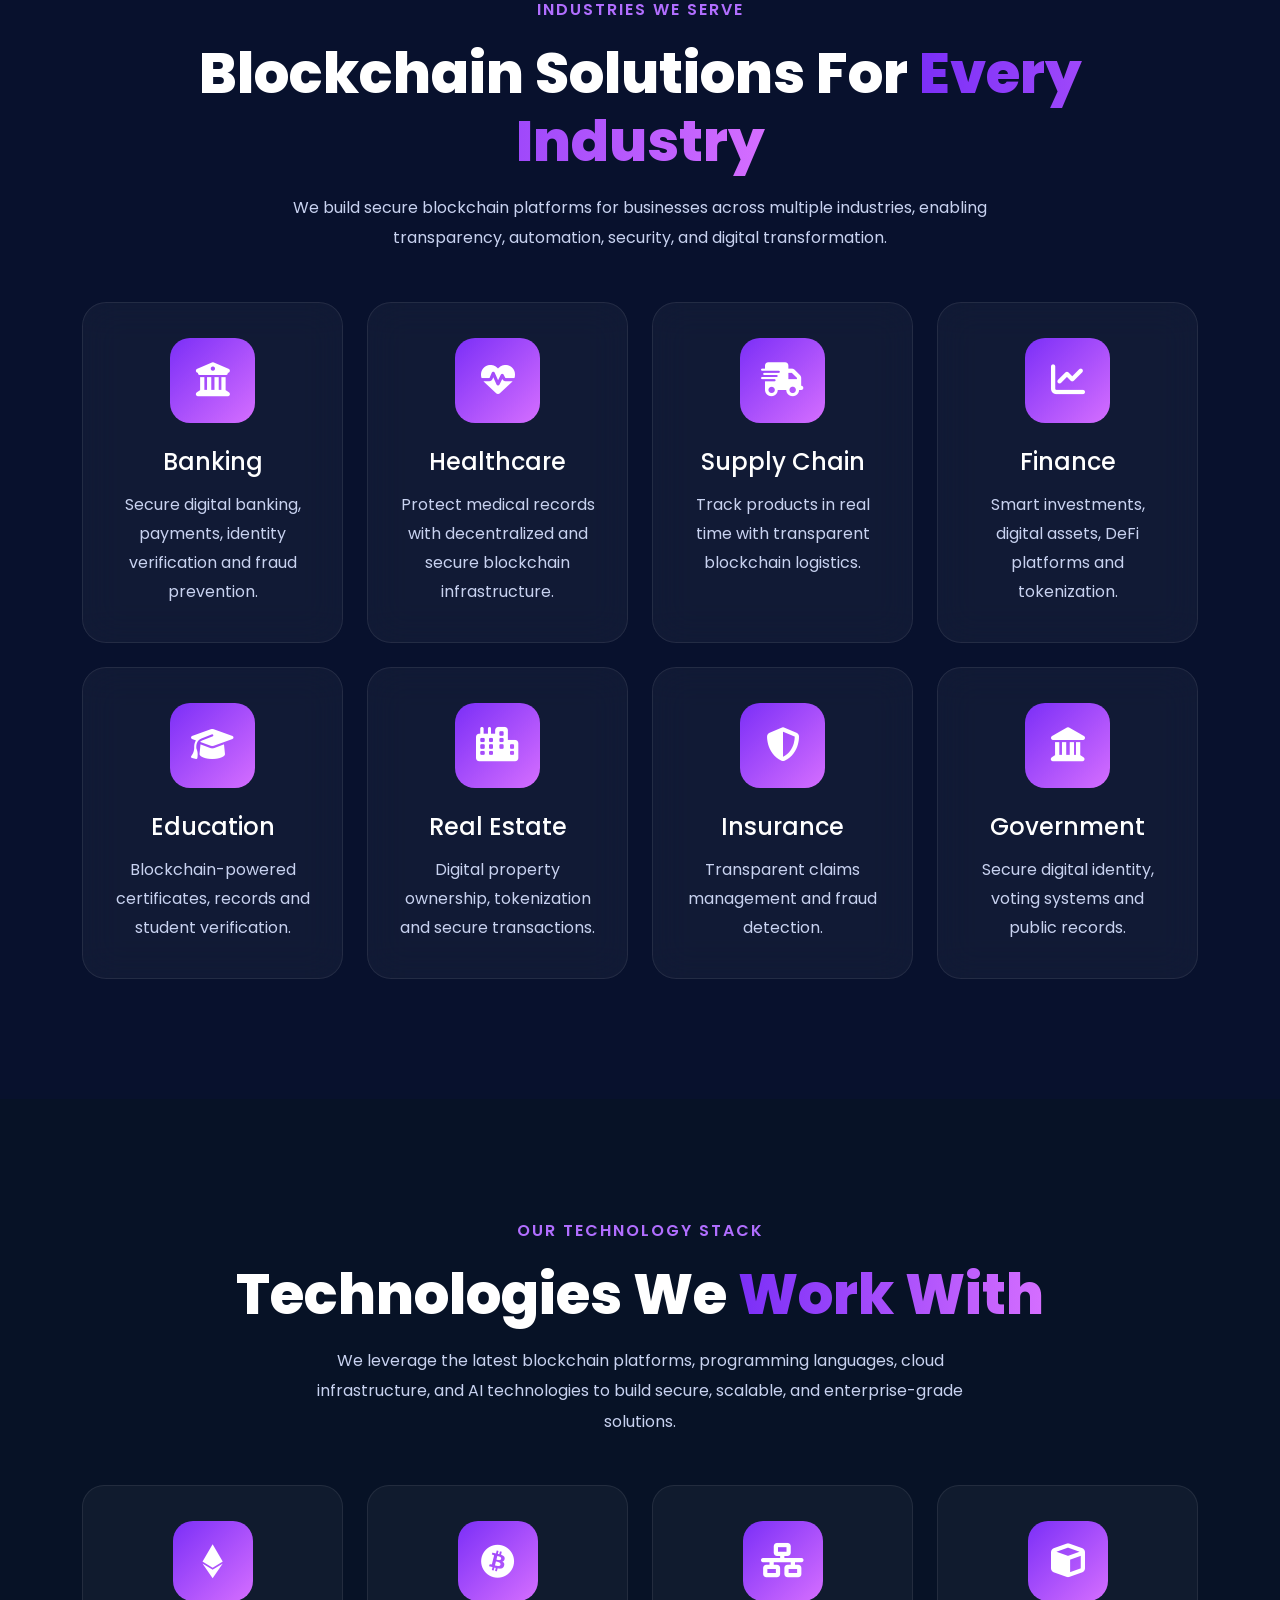
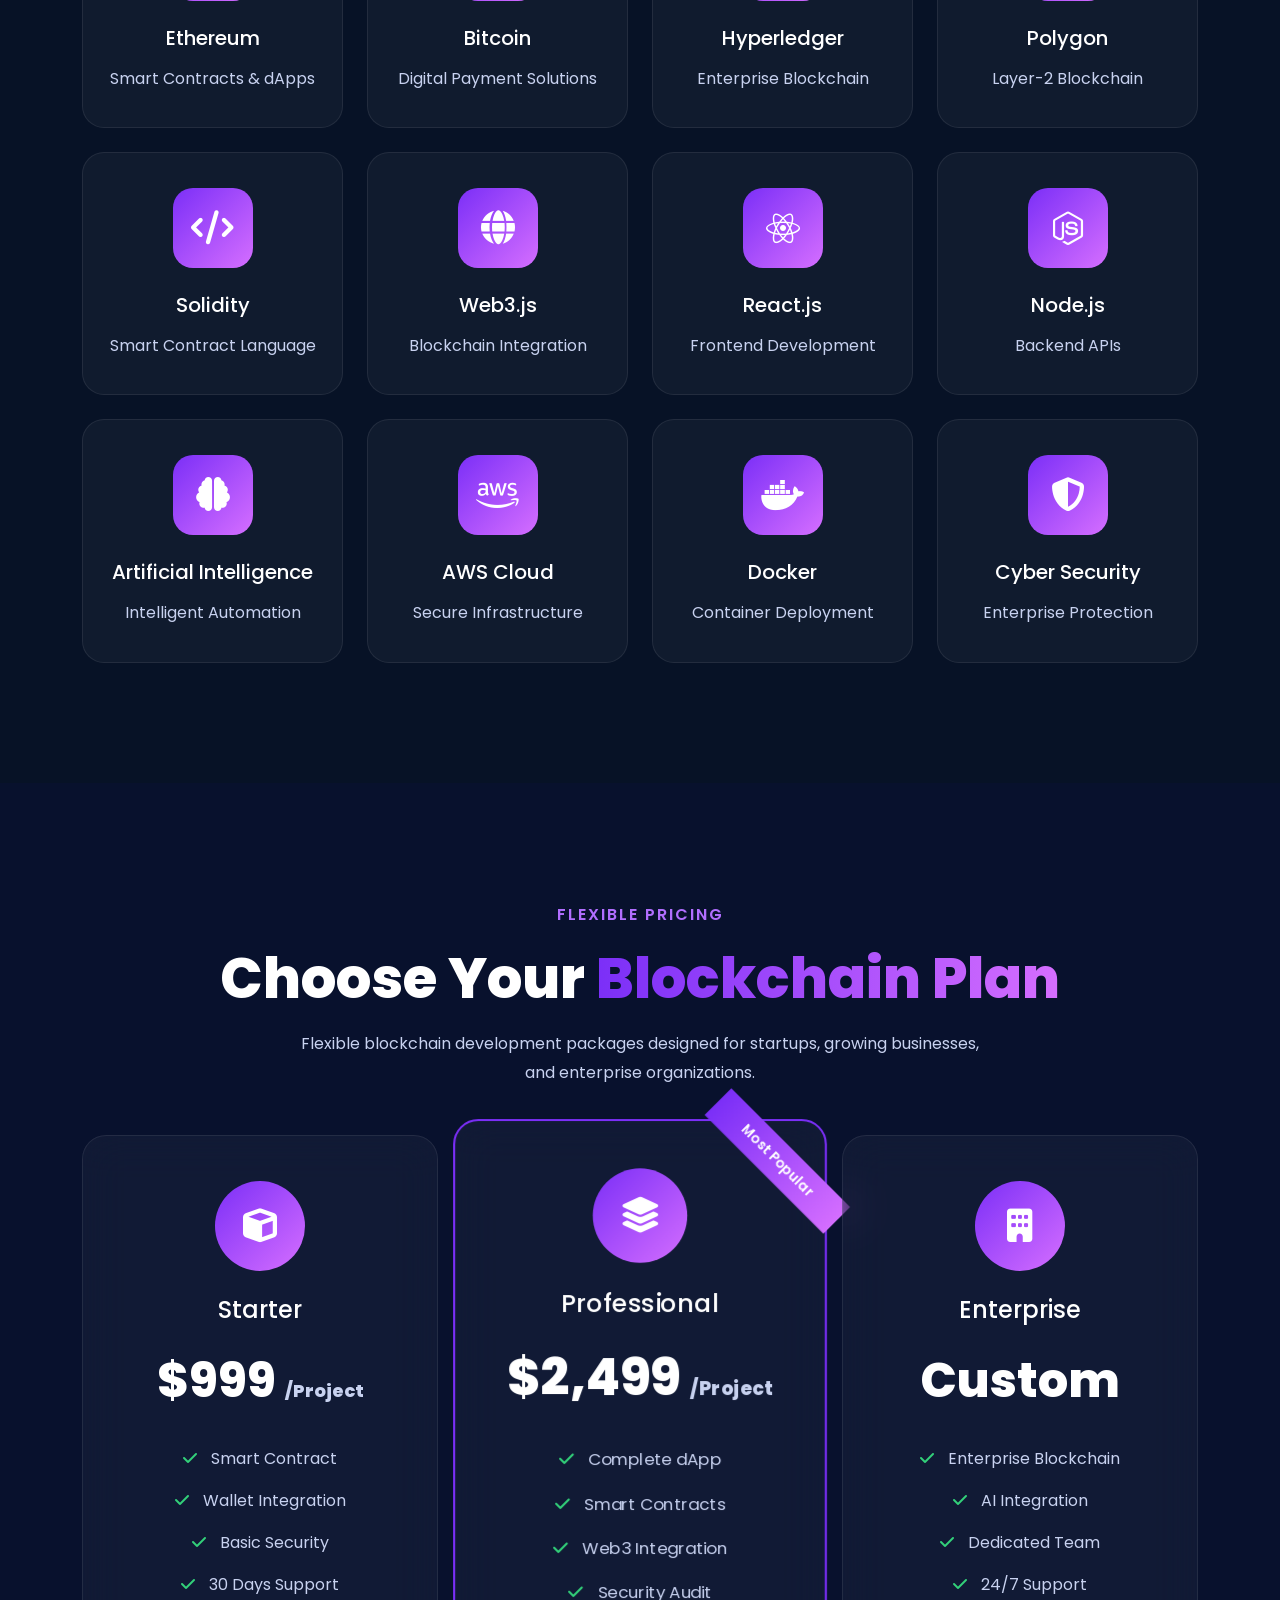
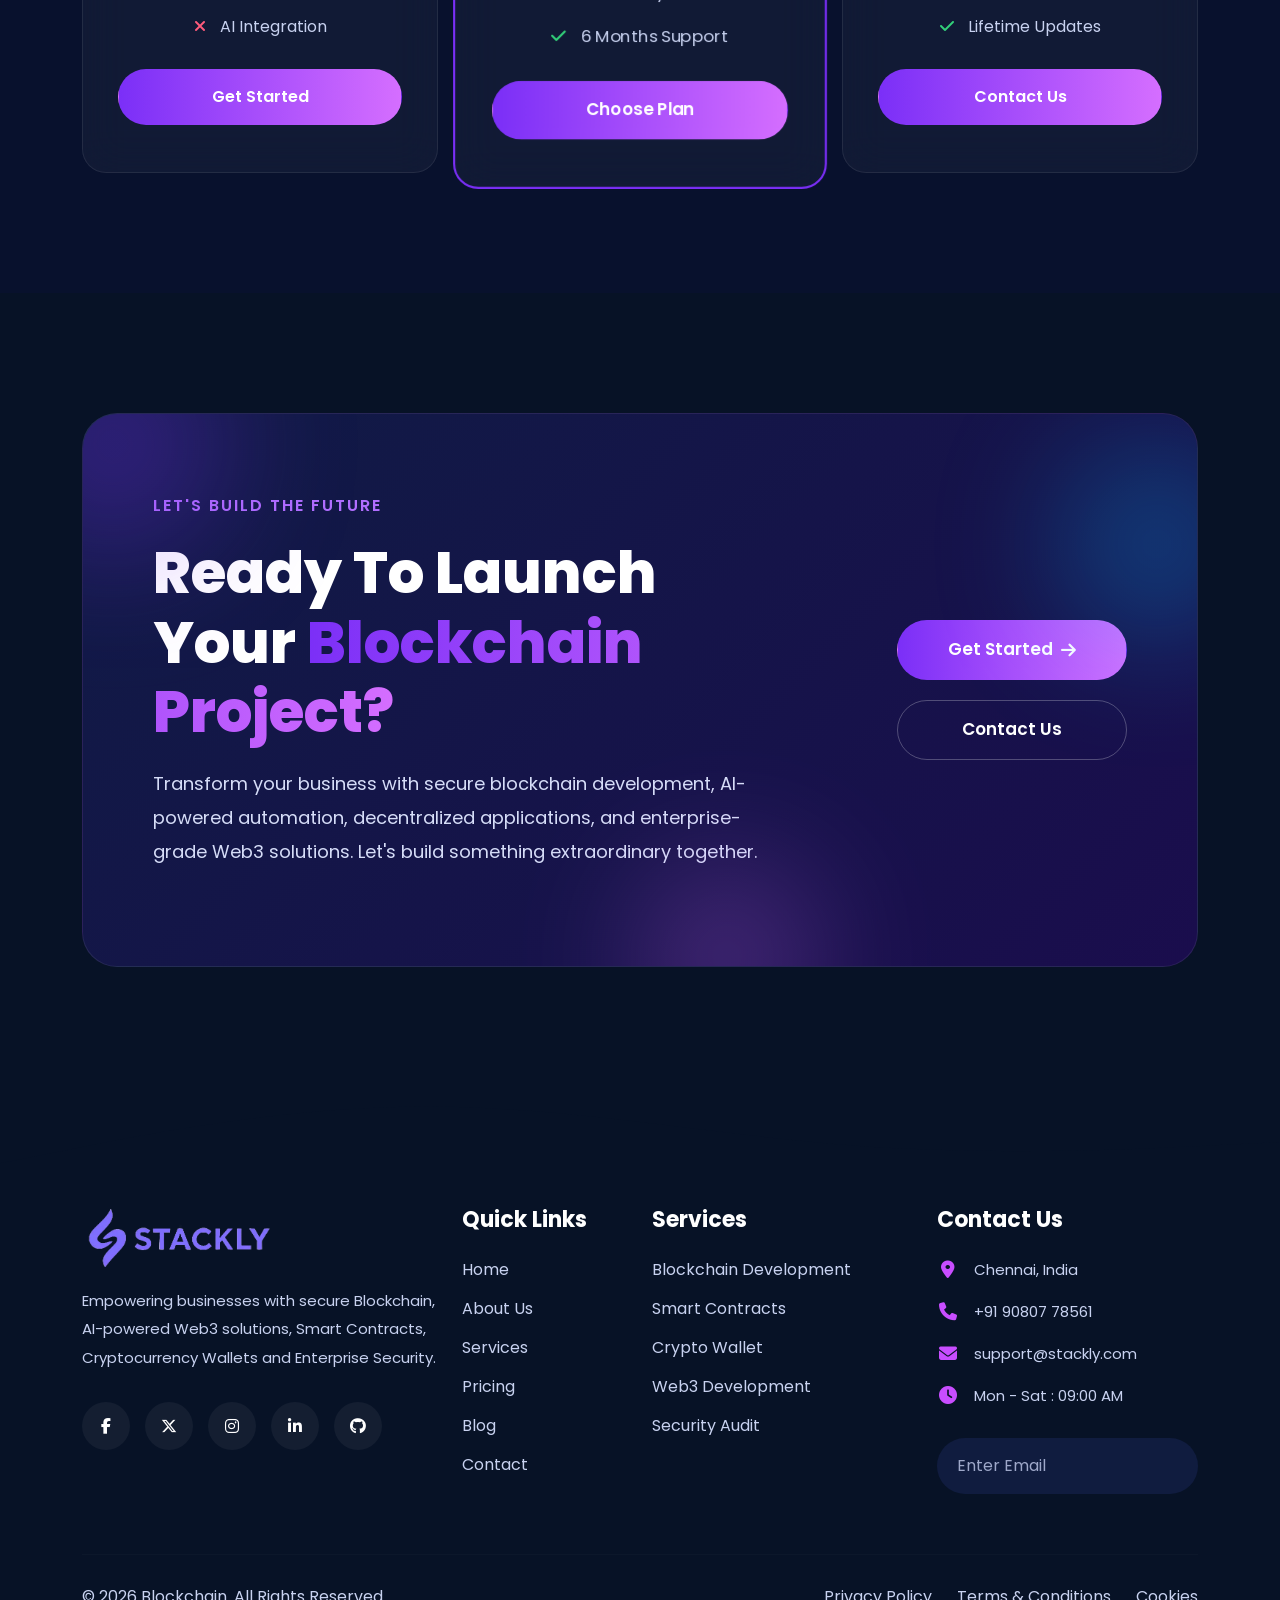
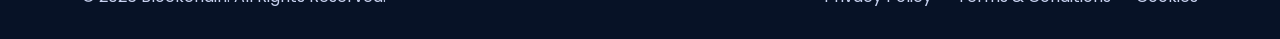
<file: services.html>
<!DOCTYPE html>
<html lang="en">

<head>

    <meta charset="UTF-8">
    <meta name="viewport" content="width=device-width, initial-scale=1.0">

    <title>Blockchain</title>

  
    <link href="https://cdn.jsdelivr.net/npm/bootstrap@5.3.7/dist/css/bootstrap.min.css" rel="stylesheet">

    
    <link rel="stylesheet"
        href="https://cdnjs.cloudflare.com/ajax/libs/font-awesome/6.7.2/css/all.min.css">

    <link
        href="https://fonts.googleapis.com/css2?family=Poppins:wght@300;400;500;600;700;800&display=swap"
        rel="stylesheet">

    <link rel="stylesheet" href="service.css">

</head>

<body>


<nav class="navbar navbar-expand-lg fixed-top custom-navbar">

    <div class="container">

   

        <a class="navbar-brand" href="index.html">

            <img src="Bluelogo.webp" class="logo">

        </a>


        <button class="navbar-toggler border-0 shadow-none"
            type="button"
            data-bs-toggle="collapse"
            data-bs-target="#navbar">

            <span>
                <i class="fa-solid fa-bars"></i>
            </span>

        </button>

        

        <div class="collapse navbar-collapse" id="navbar">

            <ul class="navbar-nav mx-auto">

                <li class="nav-item">

                    <a class="nav-link " href="index.html">Home</a>

                </li>

                <li class="nav-item">

                    <a class="nav-link" href="about.html">About Us</a>

                </li>

                <li class="nav-item">

                    <a class="nav-link active" href="services.html">Services</a>

                </li>

                <li class="nav-item">

                    <a class="nav-link" href="blog.html">Blog</a>

                </li>

                <li class="nav-item">

                    <a class="nav-link" href="contact.html">Contact Us</a>

                </li>

            </ul>

           

            <div class="nav-btns">

                <a href="login.html" class="btn login-btn">

                    Login

                </a>

                <a href="register.html" class="btn register-btn">

                    Register

                </a>

            </div>

        </div>

    </div>

</nav>



<section class="service-hero">

    <div class="hero-overlay"></div>

    <div class="container">

        <div class="row align-items-center g-5">

         

            <div class="col-lg-6">

                <div class="service-content">

                    <div class="breadcrumb-box">

                        <a href="index.html">

                            Home

                        </a>

                        <span>/</span>

                        <span>

                            Services

                        </span>

                    </div>

                    <span class="service-subtitle">

                        OUR SERVICES

                    </span>

                    <h1>

                        Innovative

                        <span>

                            Blockchain

                        </span>

                        Solutions

                    </h1>

                    <p>

                        We provide enterprise blockchain development,
                        decentralized applications, AI-powered automation,
                        smart contracts, Web3 integration, and cybersecurity
                        solutions for businesses worldwide.

                    </p>

                    <div class="hero-buttons">

                        <a href="error.html" class="btn btn-service">

                            Explore Services

                            <i class="fa-solid fa-arrow-right ms-2"></i>

                        </a>

                        <a href="error.html" class="btn btn-outline-service">

                            Get Quote

                        </a>

                    </div>

                </div>

            </div>

           

            <div class="col-lg-6">

                <div class="service-image">

                    <div class="glow-circle"></div>

                    <img src="blockchainservice.webp"
                        class="img-fluid"
                        alt="Blockchain Service">

                </div>

            </div>

        </div>

    </div>

</section>


<section class="services-section">

    <div class="container">

        <div class="text-center mb-5">

            <span class="service-tag">

                OUR SERVICES

            </span>

            <h2 class="section-title">

                Blockchain Solutions

                <span>We Provide</span>

            </h2>

            <p class="section-desc">

                From smart contracts to enterprise blockchain infrastructure,
                we deliver scalable, secure, and AI-powered blockchain solutions
                tailored to your business.

            </p>

        </div>

        <div class="row g-4">

            

            <div class="col-xl-3 col-lg-4 col-md-6">

                <div class="service-card">

                    <div class="service-icon">

                        <i class="fa-solid fa-file-contract"></i>

                    </div>

                    <h4>

                        Smart Contract

                    </h4>

                    <p>

                        Secure, automated smart contracts built on Ethereum,
                        Polygon, Solana and Hyperledger.

                    </p>

                    <a href="error.html">

                        Learn More

                        <i class="fa-solid fa-arrow-right"></i>

                    </a>

                </div>

            </div>

          

            <div class="col-xl-3 col-lg-4 col-md-6">

                <div class="service-card">

                    <div class="service-icon">

                        <i class="fa-solid fa-cubes"></i>

                    </div>

                    <h4>

                        dApp Development

                    </h4>

                    <p>

                        High-performance decentralized applications with
                        Web3 integration.

                    </p>

                    <a href="error.html">

                        Learn More

                        <i class="fa-solid fa-arrow-right"></i>

                    </a>

                </div>

            </div>

        

            <div class="col-xl-3 col-lg-4 col-md-6">

                <div class="service-card">

                    <div class="service-icon">

                        <i class="fa-solid fa-wallet"></i>

                    </div>

                    <h4>

                        Crypto Wallet

                    </h4>

                    <p>

                        Secure multi-chain wallet development with
                        biometric authentication.

                    </p>

                    <a href="error.html">

                        Learn More

                        <i class="fa-solid fa-arrow-right"></i>

                    </a>

                </div>

            </div>

        

            <div class="col-xl-3 col-lg-4 col-md-6">

                <div class="service-card">

                    <div class="service-icon">

                        <i class="fa-solid fa-store"></i>

                    </div>

                    <h4>

                        NFT Marketplace

                    </h4>

                    <p>

                        NFT marketplace development with secure
                        minting and trading.

                    </p>

                    <a href="error.html">

                        Learn More

                        <i class="fa-solid fa-arrow-right"></i>

                    </a>

                </div>

            </div>

          
            <div class="col-xl-3 col-lg-4 col-md-6">

                <div class="service-card">

                    <div class="service-icon">

                        <i class="fa-solid fa-chart-line"></i>

                    </div>

                    <h4>

                        DeFi Solutions

                    </h4>

                    <p>

                        Lending, staking, liquidity and decentralized
                        finance platforms.

                    </p>

                    <a href="error.html">

                        Learn More

                        <i class="fa-solid fa-arrow-right"></i>

                    </a>

                </div>

            </div>

          

            <div class="col-xl-3 col-lg-4 col-md-6">

                <div class="service-card">

                    <div class="service-icon">

                        <i class="fa-solid fa-building"></i>

                    </div>

                    <h4>

                        Enterprise Blockchain

                    </h4>

                    <p>

                        Private blockchain solutions for enterprises
                        and governments.

                    </p>

                    <a href="error.html">

                        Learn More

                        <i class="fa-solid fa-arrow-right"></i>

                    </a>

                </div>

            </div>

           

            <div class="col-xl-3 col-lg-4 col-md-6">

                <div class="service-card">

                    <div class="service-icon">

                        <i class="fa-solid fa-lightbulb"></i>

                    </div>

                    <h4>

                        Blockchain Consulting

                    </h4>

                    <p>

                        Expert guidance for blockchain adoption,
                        architecture and deployment.

                    </p>

                    <a href="error.html">

                        Learn More

                        <i class="fa-solid fa-arrow-right"></i>

                    </a>

                </div>

            </div>
            <div class="col-xl-3 col-lg-4 col-md-6">

                <div class="service-card">

                    <div class="service-icon">

                        <i class="fa-solid fa-brain"></i>

                    </div>

                    <h4>

                        AI + Blockchain

                    </h4>

                    <p>

                        Intelligent automation combining artificial
                        intelligence and blockchain.

                    </p>

                    <a href="error.html">

                        Learn More

                        <i class="fa-solid fa-arrow-right"></i>

                    </a>

                </div>

            </div>

        </div>

    </div>

</section>


<section class="process-section">

    <div class="container">

        <div class="text-center mb-5">

            <span class="process-subtitle">

                HOW WE WORK

            </span>

            <h2 class="process-title">

                Our Blockchain

                <span>Development Process</span>

            </h2>

            <p class="process-desc">

                We follow a structured development process that ensures
                security, scalability, transparency and successful delivery
                of every blockchain solution.

            </p>

        </div>

        <div class="row g-4 justify-content-center">

            <div class="col-xl-2 col-lg-4 col-md-6">

                <div class="process-card">

                    <div class="step-number">

                        01

                    </div>

                    <div class="process-icon">

                        <i class="fa-solid fa-comments"></i>

                    </div>

                    <h5>

                        Discovery

                    </h5>

                    <p>

                        Understand your business goals and project requirements.

                    </p>

                </div>

            </div>

            <div class="col-xl-2 col-lg-4 col-md-6">

                <div class="process-card">

                    <div class="step-number">

                        02

                    </div>

                    <div class="process-icon">

                        <i class="fa-solid fa-pen-ruler"></i>

                    </div>

                    <h5>

                        Planning

                    </h5>

                    <p>

                        Design blockchain architecture and technical roadmap.

                    </p>

                </div>

            </div>


            <div class="col-xl-2 col-lg-4 col-md-6">

                <div class="process-card">

                    <div class="step-number">

                        03

                    </div>

                    <div class="process-icon">

                        <i class="fa-solid fa-code"></i>

                    </div>

                    <h5>

                        Development

                    </h5>

                    <p>

                        Smart contracts, Web3 apps and blockchain integration.

                    </p>

                </div>

            </div>


            <div class="col-xl-2 col-lg-4 col-md-6">

                <div class="process-card">

                    <div class="step-number">

                        04

                    </div>

                    <div class="process-icon">

                        <i class="fa-solid fa-vial-circle-check"></i>

                    </div>

                    <h5>

                        Testing

                    </h5>

                    <p>

                        Performance, security and smart contract auditing.

                    </p>

                </div>

            </div>

           

            <div class="col-xl-2 col-lg-4 col-md-6">

                <div class="process-card">

                    <div class="step-number">

                        05

                    </div>

                    <div class="process-icon">

                        <i class="fa-solid fa-rocket"></i>

                    </div>

                    <h5>

                        Deployment

                    </h5>

                    <p>

                        Launch your blockchain platform with full monitoring.

                    </p>

                </div>

            </div>

            <!-- Step 6 -->

            <div class="col-xl-2 col-lg-4 col-md-6">

                <div class="process-card">

                    <div class="step-number">

                        06

                    </div>

                    <div class="process-icon">

                        <i class="fa-solid fa-headset"></i>

                    </div>

                    <h5>

                        Support

                    </h5>

                    <p>

                        Continuous maintenance and feature enhancements.

                    </p>

                </div>

            </div>

        </div>

    </div>

</section>


<section class="industry-section">

    <div class="container">

        <div class="text-center mb-5">

            <span class="industry-subtitle">

                INDUSTRIES WE SERVE

            </span>

            <h2 class="industry-title">

                Blockchain Solutions For

                <span>Every Industry</span>

            </h2>

            <p class="industry-desc">

                We build secure blockchain platforms for businesses across
                multiple industries, enabling transparency, automation,
                security, and digital transformation.

            </p>

        </div>

        <div class="row g-4">

            <div class="col-xl-3 col-lg-4 col-md-6">

                <div class="industry-card" data-aos="zoom-in">

                    <div class="industry-icon">

                        <i class="fa-solid fa-building-columns"></i>

                    </div>

                    <h4>Banking</h4>

                    <p>

                        Secure digital banking, payments,
                        identity verification and fraud prevention.

                    </p>

                </div>

            </div>


            <div class="col-xl-3 col-lg-4 col-md-6">

                <div class="industry-card" data-aos="zoom-in" data-aos-delay="100">

                    <div class="industry-icon">

                        <i class="fa-solid fa-heart-pulse"></i>

                    </div>

                    <h4>Healthcare</h4>

                    <p>

                        Protect medical records with decentralized
                        and secure blockchain infrastructure.

                    </p>

                </div>

            </div>

            <div class="col-xl-3 col-lg-4 col-md-6">

                <div class="industry-card" data-aos="zoom-in" data-aos-delay="200">

                    <div class="industry-icon">

                        <i class="fa-solid fa-truck-fast"></i>

                    </div>

                    <h4>Supply Chain</h4>

                    <p>

                        Track products in real time with
                        transparent blockchain logistics.

                    </p>

                </div>

            </div>

            <div class="col-xl-3 col-lg-4 col-md-6">

                <div class="industry-card" data-aos="zoom-in" data-aos-delay="300">

                    <div class="industry-icon">

                        <i class="fa-solid fa-chart-line"></i>

                    </div>

                    <h4>Finance</h4>

                    <p>

                        Smart investments, digital assets,
                        DeFi platforms and tokenization.

                    </p>

                </div>

            </div>


            <div class="col-xl-3 col-lg-4 col-md-6">

                <div class="industry-card" data-aos="zoom-in" data-aos-delay="400">

                    <div class="industry-icon">

                        <i class="fa-solid fa-graduation-cap"></i>

                    </div>

                    <h4>Education</h4>

                    <p>

                        Blockchain-powered certificates,
                        records and student verification.

                    </p>

                </div>

            </div>
            <div class="col-xl-3 col-lg-4 col-md-6">

                <div class="industry-card" data-aos="zoom-in" data-aos-delay="500">

                    <div class="industry-icon">

                        <i class="fa-solid fa-city"></i>

                    </div>

                    <h4>Real Estate</h4>

                    <p>

                        Digital property ownership,
                        tokenization and secure transactions.

                    </p>

                </div>

            </div>

            <div class="col-xl-3 col-lg-4 col-md-6">

                <div class="industry-card" data-aos="zoom-in" data-aos-delay="600">

                    <div class="industry-icon">

                        <i class="fa-solid fa-shield-halved"></i>

                    </div>

                    <h4>Insurance</h4>

                    <p>

                        Transparent claims management
                        and fraud detection.

                    </p>

                </div>

            </div>

     
            <div class="col-xl-3 col-lg-4 col-md-6">

                <div class="industry-card" data-aos="zoom-in" data-aos-delay="700">

                    <div class="industry-icon">

                        <i class="fa-solid fa-landmark"></i>

                    </div>

                    <h4>Government</h4>

                    <p>

                        Secure digital identity,
                        voting systems and public records.

                    </p>

                </div>

            </div>

        </div>

    </div>

</section>


<section class="tech-section">

    <div class="container">

        <div class="text-center mb-5">

            <span class="tech-subtitle">

                OUR TECHNOLOGY STACK

            </span>

            <h2 class="tech-title">

                Technologies We

                <span>Work With</span>

            </h2>

            <p class="tech-desc">

                We leverage the latest blockchain platforms, programming
                languages, cloud infrastructure, and AI technologies to
                build secure, scalable, and enterprise-grade solutions.

            </p>

        </div>

        <div class="row g-4">

          

            <div class="col-xl-3 col-lg-4 col-md-6">

                <div class="tech-card">

                    <div class="tech-icon">

                        <i class="fa-brands fa-ethereum"></i>

                    </div>

                    <h5>Ethereum</h5>

                    <p>

                        Smart Contracts & dApps

                    </p>

                </div>

            </div>

        

            <div class="col-xl-3 col-lg-4 col-md-6">

                <div class="tech-card">

                    <div class="tech-icon">

                        <i class="fa-brands fa-bitcoin"></i>

                    </div>

                    <h5>Bitcoin</h5>

                    <p>

                        Digital Payment Solutions

                    </p>

                </div>

            </div>

          

            <div class="col-xl-3 col-lg-4 col-md-6">

                <div class="tech-card">

                    <div class="tech-icon">

                        <i class="fa-solid fa-network-wired"></i>

                    </div>

                    <h5>Hyperledger</h5>

                    <p>

                        Enterprise Blockchain

                    </p>

                </div>

            </div>

         

            <div class="col-xl-3 col-lg-4 col-md-6">

                <div class="tech-card">

                    <div class="tech-icon">

                        <i class="fa-solid fa-cube"></i>

                    </div>

                    <h5>Polygon</h5>

                    <p>

                        Layer-2 Blockchain

                    </p>

                </div>

            </div>

           

            <div class="col-xl-3 col-lg-4 col-md-6">

                <div class="tech-card">

                    <div class="tech-icon">

                        <i class="fa-solid fa-code"></i>

                    </div>

                    <h5>Solidity</h5>

                    <p>

                        Smart Contract Language

                    </p>

                </div>

            </div>

           

            <div class="col-xl-3 col-lg-4 col-md-6">

                <div class="tech-card">

                    <div class="tech-icon">

                        <i class="fa-solid fa-globe"></i>

                    </div>

                    <h5>Web3.js</h5>

                    <p>

                        Blockchain Integration

                    </p>

                </div>

            </div>

           

            <div class="col-xl-3 col-lg-4 col-md-6">

                <div class="tech-card">

                    <div class="tech-icon">

                        <i class="fa-brands fa-react"></i>

                    </div>

                    <h5>React.js</h5>

                    <p>

                        Frontend Development

                    </p>

                </div>

            </div>

          

            <div class="col-xl-3 col-lg-4 col-md-6">

                <div class="tech-card">

                    <div class="tech-icon">

                        <i class="fa-brands fa-node-js"></i>

                    </div>

                    <h5>Node.js</h5>

                    <p>

                        Backend APIs

                    </p>

                </div>

            </div>

            

            <div class="col-xl-3 col-lg-4 col-md-6">

                <div class="tech-card">

                    <div class="tech-icon">

                        <i class="fa-solid fa-brain"></i>

                    </div>

                    <h5>Artificial Intelligence</h5>

                    <p>

                        Intelligent Automation

                    </p>

                </div>

            </div>

        

            <div class="col-xl-3 col-lg-4 col-md-6">

                <div class="tech-card">

                    <div class="tech-icon">

                        <i class="fa-brands fa-aws"></i>

                    </div>

                    <h5>AWS Cloud</h5>

                    <p>

                        Secure Infrastructure

                    </p>

                </div>

            </div>

            <!-- Docker -->

            <div class="col-xl-3 col-lg-4 col-md-6">

                <div class="tech-card">

                    <div class="tech-icon">

                        <i class="fa-brands fa-docker"></i>

                    </div>

                    <h5>Docker</h5>

                    <p>

                        Container Deployment

                    </p>

                </div>

            </div>

            <!-- Security -->

            <div class="col-xl-3 col-lg-4 col-md-6">

                <div class="tech-card">

                    <div class="tech-icon">

                        <i class="fa-solid fa-shield-halved"></i>

                    </div>

                    <h5>Cyber Security</h5>

                    <p>

                        Enterprise Protection

                    </p>

                </div>

            </div>

        </div>

    </div>

</section>

 <section class="pricing-section">

    <div class="container">

        <div class="text-center mb-5">

            <span class="pricing-subtitle">

                FLEXIBLE PRICING

            </span>

            <h2 class="pricing-title">

                Choose Your

                <span>Blockchain Plan</span>

            </h2>

            <p class="pricing-desc">

                Flexible blockchain development packages designed for startups,
                growing businesses, and enterprise organizations.

            </p>

        </div>

        <div class="row g-4">

         

            <div class="col-lg-4 col-md-6">

                <div class="pricing-card">

                    <div class="plan-icon">

                        <i class="fa-solid fa-cube"></i>

                    </div>

                    <h4>Starter</h4>

                    <div class="price">

                        $999

                        <span>/Project</span>

                    </div>

                    <ul>

                        <li><i class="fa-solid fa-check"></i> Smart Contract</li>

                        <li><i class="fa-solid fa-check"></i> Wallet Integration</li>

                        <li><i class="fa-solid fa-check"></i> Basic Security</li>

                        <li><i class="fa-solid fa-check"></i> 30 Days Support</li>

                        <li><i class="fa-solid fa-xmark"></i> AI Integration</li>

                    </ul>

                    <a href="error.html" class="btn pricing-btn">

                        Get Started

                    </a>

                </div>

            </div>


            <div class="col-lg-4 col-md-6">

                <div class="pricing-card featured">

                    <div class="popular-badge">

                        Most Popular

                    </div>

                    <div class="plan-icon">

                        <i class="fa-solid fa-layer-group"></i>

                    </div>

                    <h4>Professional</h4>

                    <div class="price">

                        $2,499

                        <span>/Project</span>

                    </div>

                    <ul>

                        <li><i class="fa-solid fa-check"></i> Complete dApp</li>

                        <li><i class="fa-solid fa-check"></i> Smart Contracts</li>

                        <li><i class="fa-solid fa-check"></i> Web3 Integration</li>

                        <li><i class="fa-solid fa-check"></i> Security Audit</li>

                        <li><i class="fa-solid fa-check"></i> 6 Months Support</li>

                    </ul>

                    <a href="error.html" class="btn pricing-btn">

                        Choose Plan

                    </a>

                </div>

            </div>

            

            <div class="col-lg-4 col-md-6 mx-auto">

                <div class="pricing-card">

                    <div class="plan-icon">

                        <i class="fa-solid fa-building"></i>

                    </div>

                    <h4>Enterprise</h4>

                    <div class="price">

                        Custom

                    </div>

                    <ul>

                        <li><i class="fa-solid fa-check"></i> Enterprise Blockchain</li>

                        <li><i class="fa-solid fa-check"></i> AI Integration</li>

                        <li><i class="fa-solid fa-check"></i> Dedicated Team</li>

                        <li><i class="fa-solid fa-check"></i> 24/7 Support</li>

                        <li><i class="fa-solid fa-check"></i> Lifetime Updates</li>

                    </ul>

                    <a href="error.html" class="btn pricing-btn">

                        Contact Us

                    </a>

                </div>

            </div>

        </div>

    </div>

</section> 


 <section class="cta-section">

    <div class="container">

        <div class="cta-box">

          

            <span class="shape shape-1"></span>
            <span class="shape shape-2"></span>
            <span class="shape shape-3"></span>

            <div class="row align-items-center g-5">

              

                <div class="col-lg-8">

                    <span class="cta-subtitle">

                        LET'S BUILD THE FUTURE

                    </span>

                    <h2>

                        Ready To Launch Your

                        <span>Blockchain Project?</span>

                    </h2>

                    <p>

                        Transform your business with secure blockchain
                        development, AI-powered automation, decentralized
                        applications, and enterprise-grade Web3 solutions.
                        Let's build something extraordinary together.

                    </p>

                </div>

                <div class="col-lg-4">

                <div class="cta-buttons">

                    <a href="error.html" class="btn cta-btn">

                        Get Started

                        <i class="fa-solid fa-arrow-right ms-2"></i>

                    </a>

                    <a href="error.html" class="btn cta-outline">

                        Contact Us

                    </a>

    </div>

</div>

            </div>

        </div>

    </div>

</section> 
<footer class="footer">

    

    <div class="footer-wave">

        <svg viewBox="0 0 1440 180" preserveAspectRatio="none">

            <path fill="#071226"
                d="M0,96L80,90.7C160,85,320,75,480,90.7C640,107,800,149,960,149.3C1120,149,1280,107,1360,85.3L1440,64L1440,0L1360,0C1280,0,1120,0,960,0C800,0,640,0,480,0C320,0,160,0,80,0L0,0Z">

            </path>

        </svg>

    </div>

    <div class="container">

        <div class="row gy-5">


            <div class="col-lg-4">

                <a href="index.html" class="footer-logo">

                    <img src="Bluelogo.webp" alt="Logo">

                </a>

                <p class="footer-about">

                    Empowering businesses with secure Blockchain,
                    AI-powered Web3 solutions, Smart Contracts,
                    Cryptocurrency Wallets and Enterprise Security.

                </p>

                <div class="footer-social">

                    <a href="error.html"><i class="fab fa-facebook-f"></i></a>

                    <a href="error.html"><i class="fab fa-x-twitter"></i></a>

                    <a href="error.html"><i class="fab fa-instagram"></i></a>

                    <a href="error.html"><i class="fab fa-linkedin-in"></i></a>

                    <a href="error.html"><i class="fab fa-github"></i></a>

                </div>

            </div>

            

            <div class="col-lg-2 col-md-6">

                <h4>Quick Links</h4>

                <ul>

                    <li><a href="error.html">Home</a></li>

                    <li><a href="error.html">About Us</a></li>

                    <li><a href="error.html">Services</a></li>

                    <li><a href="error.html">Pricing</a></li>

                    <li><a href="error.html">Blog</a></li>

                    <li><a href="error.html">Contact</a></li>

                </ul>

            </div>

            

            <div class="col-lg-3 col-md-6">

                <h4>Services</h4>

                <ul>

                    <li><a href="error.html">Blockchain Development</a></li>

                    <li><a href="error.html">Smart Contracts</a></li>

                    <li><a href="error.html">Crypto Wallet</a></li>

                    <li><a href="error.html">Web3 Development</a></li>

                    <li><a href="error.html">Security Audit</a></li>

                </ul>

            </div>

         

               <div class="col-lg-3 footer-contact-column">

                <h4>Contact Us</h4>

                <ul class="footer-contact">

    <li>
        <i class="fa-solid fa-location-dot"></i>
        <span>Chennai, India</span>
    </li>

    <li>
        <i class="fa-solid fa-phone"></i>
        <span>+91 90807 78561</span>
    </li>

    <li>
        <i class="fa-solid fa-envelope"></i>
        <span>support@stackly.com</span>
    </li>

    <li>
        <i class="fa-solid fa-clock"></i>
        <span>Mon - Sat : 09:00 AM</span>
    </li>

</ul>

                <form action="error.html" class="footer-newsletter">

                    <div class="newsletter">

                        <input type="email"
                            placeholder="Enter Email">

                        <button>

                            <i class="fa-solid fa-paper-plane"></i>

                        </button>

                    </div>

                </form>

            </div>

        </div>

        <hr>

        <div class="copyright">

            <p>

                &copy; 2026 Blockchain. All Rights Reserved.

            </p>

            <div>

                <a href="error.html">Privacy Policy</a>

                <a href="error.html">Terms & Conditions</a>

                <a href="error.html">Cookies</a>

            </div>

        </div>

    </div>

</footer>




<script src="https://cdn.jsdelivr.net/npm/bootstrap@5.3.7/dist/js/bootstrap.bundle.min.js"></script>
<script src="script.js"></script>
</body>
</html>
</file>
<file: style.css>
@import url('https://fonts.googleapis.com/css2?family=Poppins:wght@300;400;500;600;700;800&display=swap');

*{
    margin:0;
    padding:0;
    box-sizing:border-box;
}

html{
    scroll-behavior:smooth;
}

body{
    font-family:'Poppins',sans-serif;
    background:#04071f;
    color:#fff;
    overflow-x:hidden;
}


:root{

    --primary:#7b2ff7;
    --secondary:#c84dff;
    --dark:#04071f;
    --dark2:#08122e;
    --white:#ffffff;
    --text:#c7d4ff;

    --gradient:linear-gradient(90deg,#6a11cb 0%,#c84dff 100%);

}




.custom-navbar{

    padding:18px 0;
    transition:.4s;
    background:rgba(4,7,31,.35);
    backdrop-filter:blur(18px);
    border-bottom:1px solid rgba(255,255,255,.08);

}

.custom-navbar.scrolled{

    background:#05081f;
    box-shadow:0 8px 30px rgba(0,0,0,.4);

}

.logo{

    height:55px;
    object-fit:contain;
    transition:.4s;

}

.logo:hover{

    transform:scale(1.05) rotate(-3deg);

}

.navbar-nav{

    gap:20px;

}

.nav-link{

    color:#fff;
    font-weight:500;
    position:relative;
    transition:.3s;

}

.nav-link:hover{

    color:#c84dff;

}

.nav-link.active{

    color:#c84dff;

}

.nav-link::after{

    content:'';
    position:absolute;
    left:50%;
    bottom:-6px;
    width:0;
    height:2px;
    transform:translateX(-50%);
    background:var(--gradient);
    transition:.4s;

}

.nav-link:hover::after{

    width:80%;

}

.nav-btns{

    display:flex;
    gap:15px;

}
body.menu-open{
    overflow: hidden;
    height: 100vh;
}

.navbar-toggler {
    border: none !important;
    box-shadow: none !important;
    padding: 0;
}

.navbar-toggler:focus,
.navbar-toggler:active {
    box-shadow: none !important;
    outline: none !important;
}

.navbar-toggler i {
    color: #ffffff;
    font-size: 28px;
    transition: 0.3s ease;
}

.navbar-toggler:hover i {
    color: #c84dff;
    transform: rotate(90deg);
}
.navbar-nav .nav-link.active{
    color: #c84dff;
}
.login-btn{

    border:1px solid #7b2ff7;
    color:#fff;
    border-radius:40px;
    padding:11px 28px;
    transition:.35s;

}

.login-btn:hover{

    background:var(--gradient);
    color:#fff;
    transform:translateY(-3px);

}

.register-btn{

    background:var(--gradient);
    color:#fff;
    border-radius:40px;
    padding:11px 28px;
    transition:.35s;
    box-shadow:0 10px 30px rgba(123,47,247,.35);

}

.register-btn:hover{

    color:#fff;
    transform:translateY(-3px);
    box-shadow:0 15px 40px rgba(200,77,255,.55);

}
@media(max-width:991px){
    .navbar-collapse{

background:#05081f;
padding:25px;
margin-top:20px;
border-radius:20px;

}

.nav-btns{

margin-top:25px;
flex-direction:column;

}
}
@media(max-width:768px){
    .logo{

height:45px;

}
}


.hero-section{

    position:relative;
    overflow:hidden;

    min-height:100vh;

    display:flex;
    align-items:center;

    padding:130px 0 80px;

    background:

    radial-gradient(circle at left,#361089 0%,transparent 40%),

    radial-gradient(circle at right,#123f94 0%,transparent 35%),

    linear-gradient(135deg,#05081f,#071d45);

}

.hero-section .container{

    position:relative;
    z-index:2;

}



.hero-subtitle{

    display:inline-block;

    color:#B78EFF;

    text-transform:uppercase;

    letter-spacing:3px;

    font-size:14px;

    margin-bottom:20px;

}


.hero-title{

    font-size:72px;

    line-height:1.05;

    font-weight:800;

    color:#fff;

    margin-bottom:30px;

}

.hero-title span{

    background:linear-gradient(90deg,#7b2ff7,#d66cff);

    -webkit-background-clip:text;
    background-clip: text;

    color:transparent;

}


.hero-desc{

    color:#C8D2F0;

    font-size:18px;

    line-height:1.9;

    max-width:560px;

    margin-bottom:40px;

}


.hero-btn{

    display:flex;

    gap:20px;

}

.hero-main-btn{

    padding:15px 38px;

    border-radius:50px;

    color:#fff;

    background:linear-gradient(90deg,#6A11CB,#C84DFF);

    transition:.4s;

}

.hero-main-btn:hover{

    color:#fff;

    transform:translateY(-5px);

    box-shadow:0 15px 40px rgba(200,77,255,.45);

}

.hero-outline-btn{

    padding:15px 38px;

    border-radius:50px;

    color:#fff;

    border:1px solid rgba(255,255,255,.15);

    transition:.4s;

}

.hero-outline-btn:hover{

    background:#fff;

    color:#111;

}


.hero-image{

    position:relative;

    display:flex;

    justify-content:center;

    align-items:center;

}



.hero-glow{

    position:absolute;

    width:420px;

    height:420px;

    background:#7b2ff7;

    border-radius:50%;

    filter:blur(150px);

    opacity:.30;

    z-index:0;

}


.hero-image img{

    width:100%;

    max-width:650px;

    height:500px;

    object-fit:cover;

    border-radius:25px;

    position:relative;

    z-index:2;

    box-shadow:

    0 25px 60px rgba(0,0,0,.40),

    0 0 50px rgba(123,47,247,.25);

    animation:floating 5s ease-in-out infinite;

}



@keyframes floating{

0%{

transform:translateY(0);

}

50%{

transform:translateY(-20px);

}

100%{

transform:translateY(0);

}

}

/* Background Glow */

.blur-one{

position:absolute;

width:400px;

height:400px;

background:#6A11CB;

filter:blur(180px);

left:-150px;

top:80px;

opacity:.40;

}

.blur-two{

position:absolute;

width:350px;

height:350px;

background:#1D73FF;

filter:blur(180px);

right:-120px;

bottom:-120px;

opacity:.35;

}



@media(max-width:1200px){

.hero-title{

font-size:60px;

}

}

@media(max-width:991px){

.hero-section{

padding:120px 0 70px;

text-align:center;

}

.hero-title{

font-size:50px;

}

.hero-desc{

margin:auto;

margin-bottom:35px;

}

.hero-btn{

justify-content:center;

flex-wrap:wrap;

}

.hero-image{

margin-bottom:60px;

}

.hero-image img{

max-width:520px;

height:auto;

}

}

@media(max-width:768px){

.hero-title{

font-size:42px;

}

.hero-desc{

font-size:16px;

}

.hero-image img{

max-width:100%;

}

}

@media(max-width:576px){

.hero-title{

font-size:34px;

line-height:1.2;

}

.hero-btn{

flex-direction:column;

}

.hero-main-btn,

.hero-outline-btn{

width:100%;

}

.hero-image{

margin-bottom:40px;

}

}


.solution-section{

    padding:120px 0;

    background:#08112e;

    position:relative;

    overflow:hidden;

}

/* Left */

.section-tag{

    color:#b16eff;

    text-transform:uppercase;

    font-size:15px;

    letter-spacing:2px;

    font-weight:600;

}

.section-title{

    color:#fff;

    font-size:56px;

    font-weight:800;

    margin:18px 0 25px;

    line-height:1.1;

}

.section-title span{

    background:linear-gradient(90deg,#7B2FF7,#D46BFF);

    -webkit-background-clip:text;
    background-clip: text;

    color:transparent;

}

.section-text{

    color:#c8d2f0;

    line-height:1.9;

    font-size:17px;

    margin-bottom:40px;

}

.solution-btn{

    background:linear-gradient(90deg,#6A11CB,#C84DFF);

    color:#fff;

    padding:15px 35px;

    border-radius:50px;

}

.solution-btn:hover{

    color:#fff;

    transform:translateY(-5px);

}



.feature-card{

    background:rgba(255,255,255,.04);

    backdrop-filter:blur(20px);

    border:1px solid rgba(255,255,255,.08);

    border-radius:22px;

    padding:40px 30px;

    height:100%;

    transition:.4s;

}

.feature-card:hover{

    transform:translateY(-12px);

    border-color:#7B2FF7;

    box-shadow:0 20px 50px rgba(123,47,247,.25);

}

.active-card{

    margin-top:40px;

}

.icon-box{

    width:75px;

    height:75px;

    border-radius:20px;

    background:linear-gradient(135deg,#7B2FF7,#C84DFF);

    display:flex;

    justify-content:center;

    align-items:center;

    margin-bottom:25px;

    font-size:30px;

    color:#fff;

}

.feature-card h4{

    color:#fff;

    margin-bottom:15px;

    font-size:28px;

    font-weight:700;

}

.feature-card p{

    color:#c8d2f0;

    line-height:1.8;

}



@media(max-width:991px){

.solution-section{

text-align:center;

padding:90px 0;

}

.section-title{

font-size:42px;

}

.solution-btn{

margin-bottom:40px;

}

.active-card{

margin-top:0;

}

}

@media(max-width:768px){

.section-title{

font-size:34px;

}

.feature-card{

padding:30px;

}

.feature-card h4{

font-size:22px;

}

}


.trusted-section{

    padding:120px 0;

       background:#121638;

    position:relative;

    overflow:hidden;

}

.trusted-img{

    position:relative;

    display:flex;

    justify-content:center;

    align-items:center;

}

.circle-glow{

    position:absolute;

    width:420px;

    height:420px;

    background:#7B2FF7;

    border-radius:50%;

    filter:blur(160px);

    opacity:.28;

}

.trusted-img{
    position:relative;
    display:flex;
    justify-content:center;
    align-items:center;
}

.trusted-img img{
    width:100%;
    max-width:620px;
    height:auto;
    filter:drop-shadow(0 30px 60px rgba(123,47,247,.35));
    animation:floatImage 5s ease-in-out infinite;
}
.trusted-subtitle{

    color:#B16EFF;

    text-transform:uppercase;

    font-size:15px;

    letter-spacing:2px;

    font-weight:600;

}

.trusted-title{

    color:#fff;

    font-size:56px;

    font-weight:800;

    line-height:1.15;

    margin:20px 0;

}

.trusted-title span{

    background:linear-gradient(90deg,#7B2FF7,#D56EFF);

    -webkit-background-clip:text;
    background-clip: text;

    color:transparent;

}

.trusted-text{

    color:#C7D2F0;

    font-size:17px;

    line-height:1.9;

}



.counter-box{

    background:rgba(255,255,255,.04);

    border:1px solid rgba(255,255,255,.08);

    backdrop-filter:blur(18px);

    border-radius:20px;

    padding:30px;

    transition:.4s;

}

.counter-box:hover{

    transform:translateY(-10px);

    border-color:#7B2FF7;

    box-shadow:0 15px 40px rgba(123,47,247,.30);

}

.counter-box i{

    color:#C84DFF;

    font-size:38px;

    margin-bottom:15px;

}

.counter-box h3{

    color:#fff;

    font-size:42px;

    font-weight:700;

    margin-bottom:10px;

}

.counter-box p{

    color:#c7d2f0;

    margin:0;

}

@keyframes floatImage{

0%{

transform:translateY(0);

}

50%{

transform:translateY(-18px);

}

100%{

transform:translateY(0);

}

}



@media(max-width:991px){

.trusted-section{

text-align:center;

padding:90px 0;

}

.trusted-title{

font-size:42px;

}

.trusted-img{

margin-bottom:50px;

}

}

@media(max-width:768px){

.trusted-title{

font-size:34px;

}

.counter-box{

padding:25px;

}

.counter-box h3{

font-size:32px;

}

}

@media(max-width:576px){

.counter-box{

padding:20px;

}

.counter-box i{

font-size:30px;

}

.counter-box h3{

font-size:28px;

}

}


.services-section{

    padding:120px 0;

    background:#08112d;

}

.section-subtitle{

    color:#B16EFF;

    font-size:15px;

    font-weight:600;

    letter-spacing:2px;

}

.section-heading{

    color:#fff;

    font-size:55px;

    font-weight:800;

    margin:15px 0;

}

.section-heading span{

    background:linear-gradient(90deg,#7B2FF7,#D66CFF);

    -webkit-background-clip:text;
    background-clip: text;

    color:transparent;

}

.section-description{

    color:#C8D2F0;

    max-width:650px;

    margin:auto;

    line-height:1.8;

}

.service-card{

    background:rgba(255,255,255,.04);

    backdrop-filter:blur(20px);

    border:1px solid rgba(255,255,255,.08);

    border-radius:22px;

    padding:35px;

    display:flex;

    gap:25px;

    align-items:flex-start;

    transition:.4s;

    height:100%;

}

.service-card:hover{

    transform:translateY(-10px);

    border-color:#7B2FF7;

    box-shadow:0 20px 40px rgba(123,47,247,.25);

}

.service-icon{

    width:80px;

    height:80px;

    min-width:80px;

    border-radius:20px;

    display:flex;

    align-items:center;

    justify-content:center;

    background:linear-gradient(135deg,#7B2FF7,#C84DFF);

    font-size:32px;

    color:#fff;

}

.service-card h4{

    color:#fff;

    font-size:28px;

    margin-bottom:15px;

}

.service-card p{

    color:#C8D2F0;

    line-height:1.8;

    margin:0;

}

@media(max-width:991px){

.section-heading{

font-size:42px;

}

}

@media(max-width:768px){

.service-card{

flex-direction:column;

text-align:center;

align-items:center;

}

.section-heading{

font-size:34px;

}

.service-card h4{

font-size:24px;

}

}


.process-section{

    padding:120px 0;

    background:#09142d;

}

.process-subtitle{

    color:#B16EFF;

    text-transform:uppercase;

    letter-spacing:2px;

    font-weight:600;

}

.process-title{

    color:#fff;

    font-size:56px;

    font-weight:800;

    margin:15px 0;

}

.process-title span{

    background:linear-gradient(90deg,#7B2FF7,#D66BFF);

    -webkit-background-clip:text;
    background-clip: text;

    color:transparent;

}

.process-text{

    color:#C8D2F0;

    max-width:700px;

    margin:auto;

    line-height:1.8;

}

.process-card{

    position:relative;

    background:rgba(255,255,255,.04);

    border:1px solid rgba(255,255,255,.08);

    backdrop-filter:blur(20px);

    border-radius:25px;

    padding:45px 30px;

    text-align:center;

    transition:.4s;

    overflow:hidden;

    height:100%;

}

.process-card:hover{

    transform:translateY(-12px);

    border-color:#7B2FF7;

    box-shadow:0 20px 50px rgba(123,47,247,.30);

}

.process-number{

    position:absolute;

    top:20px;

    right:25px;

    font-size:50px;

    color:rgba(255,255,255,.05);

    font-weight:800;

}

.process-icon{

    width:90px;

    height:90px;

    margin:auto;

    margin-bottom:25px;

    border-radius:50%;

    display:flex;

    align-items:center;

    justify-content:center;

    background:linear-gradient(135deg,#7B2FF7,#C84DFF);

    font-size:36px;

    color:#fff;

}

.process-card h4{

    color:#fff;

    margin-bottom:15px;

    font-size:26px;

}

.process-card p{

    color:#C8D2F0;

    line-height:1.8;

}
.process-card{

animation:fadeUp .8s ease both;

}

@keyframes fadeUp{

from{

opacity:0;
transform:translateY(60px);

}

to{

opacity:1;
transform:translateY(0);

}

}

@media(max-width:991px){

.process-title{

font-size:42px;

}

}

@media(max-width:768px){

.process-title{

font-size:34px;

}

.process-card{

padding:35px 25px;

}

}


.stats-section{

    padding:120px 0;

    background:#071226;

}

.stats-subtitle{

    color:#B16EFF;

    letter-spacing:2px;

    font-weight:600;

}

.stats-title{

    color:#fff;

    font-size:56px;

    font-weight:800;

    margin:15px 0;

}

.stats-title span{

    background:linear-gradient(90deg,#7B2FF7,#D56EFF);

    -webkit-background-clip:text;
    background-clip: text;

    color:transparent;

}

.stats-desc{

    color:#C7D2F0;

    max-width:700px;

    margin:auto;

    line-height:1.8;

}

.stats-card{

    background:rgba(255,255,255,.04);

    border:1px solid rgba(255,255,255,.08);

    backdrop-filter:blur(20px);

    border-radius:24px;

    padding:35px;

    text-align:center;

    transition:.4s;

    position:relative;

    overflow:hidden;

}

.stats-card:hover{

    transform:translateY(-10px);

    border-color:#7B2FF7;

    box-shadow:0 20px 40px rgba(123,47,247,.30);

}

.stats-icon{

    width:80px;

    height:80px;

    margin:auto;

    margin-bottom:25px;

    border-radius:20px;

    display:flex;

    justify-content:center;

    align-items:center;

    background:linear-gradient(135deg,#7B2FF7,#C84DFF);

    font-size:34px;

    color:#fff;

}

.stats-card h3{

    color:#fff;

    font-size:42px;

    font-weight:700;

}

.stats-card h5{

    color:#C7D2F0;

    margin-top:10px;

}

.live-dot{

    width:12px;

    height:12px;

    border-radius:50%;

    background:#00ff88;

    display:inline-block;

    margin-top:20px;

    animation:pulse 1.2s infinite;

}

.status{

    display:inline-block;

    margin-top:20px;

    padding:8px 20px;

    border-radius:30px;

    background:#12b76a22;

    color:#00ff88;

    font-size:14px;

}

.progress{

    height:8px;

    background:#1f2947;

    border-radius:20px;

}

.security-progress{

    width:99.98%;

    background:linear-gradient(90deg,#7B2FF7,#C84DFF);

}

@keyframes pulse{

0%{

transform:scale(.8);
opacity:.5;

}

50%{

transform:scale(1.3);
opacity:1;

}

100%{

transform:scale(.8);
opacity:.5;

}

}

@media(max-width:991px){

.stats-title{

font-size:42px;

}

}

@media(max-width:768px){

.stats-title{

font-size:34px;

}

.stats-card{

padding:30px;

}

}


.pricing-section{

    padding:120px 0;

    background:#08112d;

}

.pricing-subtitle{

    color:#B16EFF;

    letter-spacing:2px;

    font-weight:600;

}

.pricing-title{

    color:#fff;

    font-size:56px;

    font-weight:800;

    margin:15px 0;

}

.pricing-title span{

    background:linear-gradient(90deg,#7B2FF7,#D56EFF);

    -webkit-background-clip:text;
    background-clip: text;

    color:transparent;

}

.pricing-desc{

    color:#C7D2F0;

    max-width:650px;

    margin:auto;

    line-height:1.8;

}



.pricing-card{

    position:relative;

    background:rgba(255,255,255,.04);

    border:1px solid rgba(255,255,255,.08);

    backdrop-filter:blur(20px);

    border-radius:25px;

    padding:45px 35px;

    text-align:center;

    transition:.4s;

    height:100%;

}

.pricing-card:hover{

    transform:translateY(-12px);

    border-color:#7B2FF7;

    box-shadow:0 25px 60px rgba(123,47,247,.30);

}


.featured{

    border:2px solid #7B2FF7;

    transform:scale(1.05);

}

.featured:hover{

    transform:scale(1.08);

}

.popular-tag{

    position:absolute;

    top:-14px;

    left:50%;

    transform:translateX(-50%);

    background:linear-gradient(90deg,#7B2FF7,#D56EFF);

    color:#fff;

    padding:8px 22px;

    border-radius:50px;

    font-size:13px;

    font-weight:600;

}



.pricing-icon{

    width:85px;

    height:85px;

    margin:auto;

    border-radius:50%;

    background:linear-gradient(135deg,#7B2FF7,#C84DFF);

    display:flex;

    align-items:center;

    justify-content:center;

    color:#fff;

    font-size:34px;

    margin-bottom:25px;

}

.pricing-card h4{

    color:#fff;

    margin-bottom:15px;

}

.pricing-card h2{

    color:#fff;

    font-size:52px;

    margin-bottom:30px;

}

.pricing-card h2 span{

    font-size:18px;

    color:#C7D2F0;

}

.pricing-card ul{

    list-style:none;

    padding:0;

    margin:0 0 35px;

}

.pricing-card ul li{

    color:#C7D2F0;

    margin:15px 0;

}

.pricing-card ul i{

    color:#9F5FFF;

    margin-right:10px;

}



.pricing-btn{

    width:100%;

    padding:15px;

    border-radius:50px;

    border:1px solid #7B2FF7;

    color:#fff;

    transition:.4s;

}

.pricing-btn:hover{

    background:linear-gradient(90deg,#7B2FF7,#D56EFF);

    color:#fff;

}

.active-btn{

    background:linear-gradient(90deg,#7B2FF7,#D56EFF);

}

.active-btn:hover{

    box-shadow:0 15px 40px rgba(123,47,247,.40);

}



@media(max-width:991px){

.pricing-title{

font-size:42px;

}


.featured{

transform:none;

}

}

@media(max-width:768px){

.pricing-title{

font-size:34px;

}

.pricing-card{

padding:35px 25px;
gap: 20px;

}

.pricing-card h2{

font-size:42px;

}

}


.testimonial-section{

    padding:120px 0;

    background:#08112d;

}

.testimonial-subtitle{

    color:#B16EFF;

    font-weight:600;

    letter-spacing:2px;

}

.testimonial-title{

    color:#fff;

    font-size:56px;

    font-weight:800;

    margin:15px 0;

}

.testimonial-title span{

    background:linear-gradient(90deg,#7B2FF7,#D56EFF);

    -webkit-background-clip:text;
    background-clip: text;

    color:transparent;

}

.testimonial-desc{

    color:#C7D2F0;

    max-width:700px;

    margin:auto;

}

.testimonial-card{

    background:rgba(255,255,255,.04);

    backdrop-filter:blur(20px);

    border:1px solid rgba(255,255,255,.08);

    border-radius:25px;

    padding:35px;

    transition:.4s;

    height:100%;

    position:relative;

}

.testimonial-card:hover{

    transform:translateY(-12px);

    border-color:#7B2FF7;

    box-shadow:0 20px 50px rgba(123,47,247,.30);

}

.featured-card{

    border:2px solid #7B2FF7;

}

.quote{

    position:absolute;

    top:25px;

    right:25px;

    font-size:42px;

    color:#7B2FF7;

    opacity:.2;

}

.testimonial-card p{

    color:#C7D2F0;

    line-height:1.9;

    margin-top:25px;

}

.stars{

    color:#FFD54A;

    margin:20px 0;

    font-size:18px;

}
.client{

    display:flex;

    align-items:center;

    gap:18px;

    margin-top:30px;

}

.client-icon{

    width:70px;

    height:70px;

    min-width:70px;

    border-radius:50%;

    background:linear-gradient(135deg,#7B2FF7,#C84DFF);

    display:flex;

    justify-content:center;

    align-items:center;

    color:#fff;

    font-size:28px;

    box-shadow:0 10px 30px rgba(123,47,247,.35);

    transition:.4s;

}

.testimonial-card:hover .client-icon{

    transform:rotate(12deg) scale(1.08);

}
.stars{
    display:flex;
    align-items:center;
    gap:6px;
    margin:20px 0;
}

.stars i{
    color:#FFC107;
    font-size:18px;
    transition:0.3s ease;
}

.testimonial-card:hover .stars i{
    color:#FFD700;
    transform:scale(1.15);
    text-shadow:0 0 12px rgba(255,215,0,.5);
}

.client-info{

    display:flex;

    align-items:center;

    gap:10px;

    flex-wrap:wrap;

}

.client-info h5{

    color:#fff;

    margin:0;

    font-size:18px;

    font-weight:700;

}

.verified{

    background:rgba(0,255,136,.15);

    color:#00E676;

    padding:4px 10px;

    border-radius:30px;

    font-size:12px;

    font-weight:600;

}

.verified i{

    margin-right:4px;

}

.company{

    color:#BFC8E8;

    margin-top:8px;

    margin-bottom:0;

    font-size:14px;

}



.client img{

    width:65px;

    height:65px;

    border-radius:50%;

    object-fit:cover;

    border:3px solid #7B2FF7;

}

.client h5{

    color:#fff;

    margin:0;

}

.client span{

    color:#BFC8E8;

    font-size:14px;

}



.testimonial-card{

    animation:floatCard 5s ease-in-out infinite;

}

.testimonial-card:nth-child(2){

    animation-delay:1s;

}

.testimonial-card:nth-child(3){

    animation-delay:2s;

}

@keyframes floatCard{

0%{

transform:translateY(0);

}

50%{

transform:translateY(-10px);

}

100%{

transform:translateY(0);

}

}

.carousel-indicators [data-bs-target]{

width:12px;

height:12px;

border-radius:50%;

background:#7B2FF7;

}

@media(max-width:991px){

.testimonial-title{

font-size:42px;

}

}

@media(max-width:768px){

.testimonial-title{

font-size:34px;

}

.testimonial-card{

padding:30px;

}

.client{

flex-direction:column;

text-align:center;

}

}


.faq-section{

    padding:120px 0;

    background:#071226;

}

.faq-subtitle{

    color:#B16EFF;

    font-weight:600;

    letter-spacing:2px;

    text-transform:uppercase;

}

.faq-title{

    color:#fff;

    font-size:56px;

    font-weight:800;

    margin:15px 0;

}

.faq-title span{

    background:linear-gradient(90deg,#7B2FF7,#D56EFF);

    -webkit-background-clip:text;
    background-clip: text;

    color:transparent;

}

.faq-desc{

    color:#C8D2F0;

    max-width:700px;

    margin:auto;

    line-height:1.8;

}



.custom-accordion .accordion-item{

    background:rgba(255,255,255,.04);

    backdrop-filter:blur(18px);

    border:1px solid rgba(255,255,255,.08);

    border-radius:18px;

    margin-bottom:20px;

    overflow:hidden;

}

.custom-accordion .accordion-button{

    background:transparent;

    color:#fff;

    font-size:18px;

    font-weight:600;

    padding:25px;

    box-shadow:none;

}

.custom-accordion .accordion-button i{

    color:#C84DFF;

    font-size:20px;

}

.custom-accordion .accordion-button:not(.collapsed){

    background:linear-gradient(90deg,#7B2FF7,#C84DFF);

    color:#fff;

}

.custom-accordion .accordion-button::after{

    background-image:none;

    content:"+";

    font-size:28px;

    font-weight:700;

    color:#fff;

    transition:.3s;

}

.custom-accordion .accordion-button:not(.collapsed)::after{

    content:"×";

    transform:rotate(180deg);

}

.custom-accordion .accordion-body{

    background:#0d1735;

    color:#C8D2F0;

    line-height:1.9;

    padding:25px;

}



.custom-accordion .accordion-item:hover{

    border-color:#7B2FF7;

    box-shadow:0 15px 40px rgba(123,47,247,.25);

}



@media(max-width:991px){

.faq-title{

font-size:42px;

}

}

@media(max-width:768px){

.faq-section{

padding:90px 0;

}

.faq-title{

font-size:34px;

}

.custom-accordion .accordion-button{

font-size:16px;

padding:20px;

}

.custom-accordion .accordion-body{

padding:20px;

font-size:15px;

}

}


.footer{
    position:relative;
    background:#071226;
    padding:120px 0 30px;
    overflow:hidden;
    margin-top:-80px;
}

.footer-wave{
    position:absolute;
    top:-1px;
    left:0;
    width:100%;
    line-height:0;
    transform:rotate(180deg);
}

.footer-wave svg{
    width:100%;
    height:120px;
    display:block;
}



.footer-logo{
    display:inline-block;
    margin-bottom:20px;
}

.footer-logo img{
    max-width:190px;
    height:auto;
}



.footer-about{
    color:#C8D2F0;
    line-height:1.9;
    margin-bottom:30px;
    font-size:15px;
}



.footer h4{
    color:#fff;
    font-size:22px;
    font-weight:700;
    margin-bottom:25px;
}



.footer ul{
    list-style:none;
    margin:0;
    padding:0;
}

.footer ul:not(.footer-contact) li{
    margin-bottom:15px;
}

.footer ul:not(.footer-contact) li a{
    color:#C8D2F0;
    text-decoration:none;
    transition:.35s;
}

.footer ul:not(.footer-contact) li a:hover{
    color:#C84DFF;
    padding-left:8px;
}


.footer-contact{
    margin:0;
    padding:0;
}

.footer-contact li{

    display:flex;
    align-items:center;

    gap:15px;

    margin-bottom:18px;

}

.footer-contact li i{

    width:22px;
    min-width:22px;

    text-align:center;

    color:#C84DFF;

    font-size:18px;

}

.footer-contact li span{

    color:#C8D2F0;

    line-height:1.6;

    font-size:15px;

}


.footer-social{

    display:flex;

    gap:15px;

    margin-top:30px;

}

.footer-social a{

    width:48px;

    height:48px;

    border-radius:50%;

    display:flex;

    justify-content:center;

    align-items:center;

    background:rgba(255,255,255,.05);

    color:#fff;

    text-decoration:none;

    transition:.35s;

}

.footer-social a:hover{

    background:linear-gradient(135deg,#7B2FF7,#C84DFF);

    transform:translateY(-6px);

}



.newsletter{

    margin-top:30px;

    display:flex;

    border-radius:50px;

    overflow:hidden;

    background:#101C3F;

}

.newsletter input{

    flex:1;

    border:none;

    outline:none;

    background:none;

    color:#fff;

    padding:16px 20px;

}

.newsletter input::placeholder{

    color:#9EA8C9;

}

.newsletter button{

    width:60px;

    border:none;

    cursor:pointer;

    background:linear-gradient(90deg,#7B2FF7,#C84DFF);

    color:#fff;

}



.footer hr{

    border-color:rgba(255,255,255,.08);

    margin:60px 0 30px;

}


.copyright{

    display:flex;

    justify-content:space-between;

    align-items:center;

    gap:20px;

    flex-wrap:wrap;

}

.copyright p{

    color:#C8D2F0;

    margin:0;

}

.copyright div{

    display:flex;

    gap:25px;

    flex-wrap:wrap;

}

.copyright a{

    color:#C8D2F0;

    text-decoration:none;

    transition:.3s;

}

.copyright a:hover{

    color:#C84DFF;

}
.footer-contact-column h4{
    margin-bottom:25px;
}



@media(max-width:991px){

.footer{

text-align:center;

}

.footer-contact li{

justify-content:center;

}

}

@media(max-width:767px){
.footer{

text-align:center;

}

.footer-contact li{

justify-content:center;
margin-left: 80px;

}

.footer-wave svg{

height:80px;

}

.footer h4{

font-size:20px;

margin-top:20px;

}

.footer-logo img{

max-width:160px;

}

.newsletter{

width:100%;

}

.newsletter input{

padding:15px;

}

}

@media(max-width:575px){

.footer{

padding-top:80px;

}

.footer-wave svg{

height:60px;

}

.footer-social{

gap:10px;

}

.footer-social a{

width:42px;

height:42px;

font-size:15px;

}

.footer-contact li{

justify-content:flex-start;

}

.newsletter{

margin-top:25px;

}

.newsletter input{

font-size:14px;

}

.newsletter button{

width:55px;

}

.copyright{

flex-direction:column;

}

.copyright div{

gap:15px;

}

}
</file>
<file: about.css>
@import url('https://fonts.googleapis.com/css2?family=Poppins:wght@300;400;500;600;700;800&display=swap');

*{
    margin:0;
    padding:0;
    box-sizing:border-box;
}

html{
    scroll-behavior:smooth;
}
html,body{
    overflow-x:hidden;
}

body{
    font-family:'Poppins',sans-serif;
    background:#04071f;
    color:#fff;
    overflow-x:hidden;
}


:root{

    --primary:#7b2ff7;
    --secondary:#c84dff;
    --dark:#04071f;
    --dark2:#08122e;
    --white:#ffffff;
    --text:#c7d4ff;

    --gradient:linear-gradient(90deg,#6a11cb 0%,#c84dff 100%);

}




.custom-navbar{

    padding:18px 0;
    transition:.4s;
    background:rgba(4,7,31,.35);
    backdrop-filter:blur(18px);
    border-bottom:1px solid rgba(255,255,255,.08);

}

.custom-navbar.scrolled{

    background:#05081f;
    box-shadow:0 8px 30px rgba(0,0,0,.4);

}

.logo{

    height:55px;
    object-fit:contain;
    transition:.4s;

}

.logo:hover{

    transform:scale(1.05) rotate(-3deg);

}

.navbar-nav{

    gap:20px;

}

.nav-link{

    color:#fff;
    font-weight:500;
    position:relative;
    transition:.3s;

}

.nav-link:hover{

    color:#c84dff;

}

.nav-link.active{

    color:#c84dff;

}

.nav-link::after{

    content:'';
    position:absolute;
    left:50%;
    bottom:-6px;
    width:0;
    height:2px;
    transform:translateX(-50%);
    background:var(--gradient);
    transition:.4s;

}

.nav-link:hover::after{

    width:80%;

}

.nav-btns{

    display:flex;
    gap:15px;

}
body.menu-open{
    overflow: hidden;
    height: 100vh;
}

.navbar-toggler {
    border: none !important;
    box-shadow: none !important;
    padding: 0;
}

.navbar-toggler:focus,
.navbar-toggler:active {
    box-shadow: none !important;
    outline: none !important;
}

.navbar-toggler i {
    color: #ffffff;
    font-size: 28px;
    transition: 0.3s ease;
}

.navbar-toggler:hover i {
    color: #c84dff;
    transform: rotate(90deg);
}
.navbar-nav .nav-link.active{
    color: #c84dff;
}
.login-btn{

    border:1px solid #7b2ff7;
    color:#fff;
    border-radius:40px;
    padding:11px 28px;
    transition:.35s;

}

.login-btn:hover{

    background:var(--gradient);
    color:#fff;
    transform:translateY(-3px);

}

.register-btn{

    background:var(--gradient);
    color:#fff;
    border-radius:40px;
    padding:11px 28px;
    transition:.35s;
    box-shadow:0 10px 30px rgba(123,47,247,.35);

}

.register-btn:hover{

    color:#fff;
    transform:translateY(-3px);
    box-shadow:0 15px 40px rgba(200,77,255,.55);

}
@media(max-width:991px){
    .navbar-collapse{

background:#05081f;
padding:25px;
margin-top:20px;
border-radius:20px;

}

.nav-btns{

margin-top:25px;
flex-direction:column;

}
}
@media(max-width:768px){
    .logo{

height:45px;

}
}


.about-hero{

    position:relative;

    min-height:500px;

    display:flex;

    align-items:center;

    overflow:hidden;

    background:
    linear-gradient(rgba(5,10,35,.78),
    rgba(5,10,35,.82)),
    url("blockchainimg2.webp");

    background-position:center;

    background-size:cover;
    margin-top:80px;

    background-repeat:no-repeat;

}



.about-overlay{

    position:absolute;

    inset:0;

    background:
    radial-gradient(circle at left,
    rgba(123,47,247,.35),
    transparent 40%),

    radial-gradient(circle at right,
    rgba(0,174,255,.18),
    transparent 40%);

}


.about-content{

    position:relative;

    z-index:5;

    max-width:650px;

}



.breadcrumb-box{

    display:inline-flex;

    align-items:center;

    gap:10px;

    padding:10px 22px;

    border-radius:50px;

    background:rgba(255,255,255,.08);

    backdrop-filter:blur(15px);

    border:1px solid rgba(255,255,255,.10);

    margin-bottom:30px;

}

.breadcrumb-box a{

    text-decoration:none;

    color:#B16EFF;

    font-weight:600;

}

.breadcrumb-box span{

    color:#ffffff;

}



.about-content h1{

    font-size:72px;

    font-weight:800;

    color:#fff;

    margin-bottom:25px;

    line-height:1.1;

}

.about-content h1 span{

    background:linear-gradient(90deg,#7B2FF7,#D66CFF);

    -webkit-background-clip:text;
    background-clip:text;

    color:transparent;

}



.about-content p{

    color:#d5daf3;

    font-size:18px;

    line-height:1.9;

    max-width:580px;

}



.about-hero::before{

    content:"";

    position:absolute;

    width:380px;

    height:380px;

    background:#7B2FF7;

    border-radius:50%;

    filter:blur(170px);

    opacity:.25;

    left:-120px;

    bottom:-120px;

}

.about-hero::after{

    content:"";

    position:absolute;

    width:320px;

    height:320px;

    background:#00bfff;

    border-radius:50%;

    filter:blur(170px);

    opacity:.18;

    right:-120px;

    top:-120px;

}



@media(max-width:991px){

.about-hero{

min-height:420px;

text-align:center;

}

.about-content{

margin:auto;

}

.about-content h1{

font-size:54px;

}

.about-content p{

margin:auto;

}

}

@media(max-width:768px){

.about-hero{

min-height:380px;

padding:100px 0 70px;

}

.about-content h1{

font-size:42px;

}

.about-content p{

font-size:16px;

}

.breadcrumb-box{

font-size:14px;

padding:8px 18px;

}

}

@media(max-width:576px){

.about-hero{

min-height:340px;

}

.about-content h1{

font-size:34px;

}

.about-content p{

font-size:15px;

line-height:1.8;

}

.breadcrumb-box{

padding:8px 16px;

gap:8px;

font-size:13px;

}

}


.about-company{

    padding:120px 0;

    background:#08112d;

}



.about-image{

    position:relative;

}

.main-image{

    border-radius:25px;

    box-shadow:0 30px 60px rgba(0,0,0,.35);

    animation:floatImage 5s ease-in-out infinite;

}

.experience-card{

    position:absolute;

    bottom:30px;

    right:-20px;

    background:rgba(255,255,255,.08);

    backdrop-filter:blur(20px);

    border:1px solid rgba(255,255,255,.15);

    padding:25px;

    border-radius:20px;

    text-align:center;

    animation:floatCard 4s ease-in-out infinite;

}

.experience-card h2{

    color:#fff;

    font-size:42px;

    margin-bottom:5px;

}

.experience-card span{

    color:#d2d9f0;

}


.section-tag{

    color:#B16EFF;

    text-transform:uppercase;

    letter-spacing:2px;

    font-weight:600;

}

.about-company h2{

    color:#fff;

    font-size:50px;

    font-weight:800;

    margin:20px 0;

    line-height:1.2;

}

.about-company h2 span{

    background:linear-gradient(90deg,#7B2FF7,#D56EFF);

    -webkit-background-clip:text;
    background-clip:text;

    color:transparent;

}

.about-company p{

    color:#cfd6f2;

    line-height:1.9;

}



.about-box{

    display:flex;

    gap:18px;

    padding:25px;

    border-radius:18px;

    background:rgba(255,255,255,.04);

    border:1px solid rgba(255,255,255,.08);

    transition:.4s;

    height:100%;

}

.about-box:hover{

    transform:translateY(-10px);

    border-color:#7B2FF7;

    box-shadow:0 20px 40px rgba(123,47,247,.30);

}

.about-box i{

    width:65px;

    height:65px;

    border-radius:50%;

    background:linear-gradient(135deg,#7B2FF7,#C84DFF);

    display:flex;

    align-items:center;

    justify-content:center;

    color:#fff;

    font-size:24px;

}

.about-box h5{

    color:#fff;

}

.about-box p{

    margin:0;

    font-size:15px;

}


.about-btn{

    padding:15px 35px;

    border-radius:50px;

    color:#fff;

    background:linear-gradient(90deg,#7B2FF7,#D56EFF);

}

.about-btn:hover{

    color:#fff;

    transform:translateY(-4px);

}



@keyframes floatImage{

0%{transform:translateY(0);}

50%{transform:translateY(-15px);}

100%{transform:translateY(0);}

}

@keyframes floatCard{

0%{transform:translateY(0);}

50%{transform:translateY(-8px);}

100%{transform:translateY(0);}

}



@media(max-width:991px){

.about-company{

text-align:center;

padding:90px 0;

}

.experience-card{

position:static;

margin:25px auto 0;

max-width:220px;

}

.about-box{

margin-bottom:20px;
gap:15px;
text-align:left;

}

}

@media(max-width:768px){

.about-company h2{

font-size:38px;

}

.main-image{

margin-bottom:20px;

}
.about-box{
    gap:20px;
}

}

@media(max-width:576px){

.about-company h2{

font-size:30px;

}

.about-box{

flex-direction:column;

text-align:center;

align-items:center;
gap:15px;

}

}


.why-choose-section{

    padding:120px 0;

    background:#09142d;

}

.section-subtitle{

    color:#B16EFF;

    letter-spacing:2px;

    font-weight:600;

    text-transform:uppercase;

}

.section-title{

    color:#fff;

    font-size:54px;

    font-weight:800;

    margin:18px 0;

}

.section-title span{

    background:linear-gradient(90deg,#7B2FF7,#D66BFF);

    -webkit-background-clip:text;
    background-clip:text;

    color:transparent;

}

.section-text{

    color:#C8D2F0;

    line-height:1.9;

    margin-bottom:35px;

}


.progress-item{

    margin-bottom:30px;

}

.progress-item span{

    color:#fff;

}

.progress{

    height:10px;

    background:#1d2945;

    border-radius:30px;

    overflow:hidden;

    margin-top:10px;

}

.progress-bar{

    border-radius:30px;

    background:linear-gradient(90deg,#7B2FF7,#C84DFF);

    animation:grow 2s ease;

}

.progress-one{width:98%;}
.progress-two{width:95%;}
.progress-three{width:99%;}

@keyframes grow{

from{width:0;}

}

.choose-card{

    height:100%;

    padding:35px 25px;

    text-align:center;

    border-radius:22px;

    background:rgba(255,255,255,.04);

    border:1px solid rgba(255,255,255,.08);

    transition:.4s;

}

.choose-card:hover{

    transform:translateY(-12px);

    border-color:#7B2FF7;

    box-shadow:0 20px 45px rgba(123,47,247,.3);

}

.choose-card.active{

    border:2px solid #7B2FF7;

}

.choose-card i{

    width:80px;

    height:80px;

    border-radius:50%;

    display:flex;

    align-items:center;

    justify-content:center;

    margin:auto auto 20px;

    background:linear-gradient(135deg,#7B2FF7,#D56EFF);

    color:#fff;

    font-size:30px;

}

.choose-card h5{

    color:#fff;

    margin-bottom:15px;

}

.choose-card p{

    color:#C8D2F0;

    margin:0;

}



@media(max-width:991px){

.why-choose-section{

text-align:center;

padding:90px 0;

}

.section-title{

font-size:42px;

}

}

@media(max-width:768px){

.section-title{

font-size:34px;

}

.choose-card{

padding:30px;

}

}


.mission-section{

    padding:120px 0;

    background:#08112d;
    margin-top: -70px;

}

.mission-subtitle{

    color:#B16EFF;

    font-weight:600;

    letter-spacing:2px;

    text-transform:uppercase;

}

.mission-title{

    color:#fff;

    font-size:56px;

    font-weight:800;

    margin:18px 0;

}

.mission-title span{

    background:linear-gradient(90deg,#7B2FF7,#D56EFF);

    -webkit-background-clip:text;
    background-clip:text;

    color:transparent;

}

.mission-desc{

    color:#C8D2F0;

    max-width:700px;

    margin:auto;

    line-height:1.9;

}



.mission-card{

    height:100%;

    background:rgba(255,255,255,.04);

    border:1px solid rgba(255,255,255,.08);

    backdrop-filter:blur(18px);

    border-radius:24px;

    padding:45px;

    transition:.4s;

}

.mission-card:hover{

    transform:translateY(-12px);

    border-color:#7B2FF7;

    box-shadow:0 20px 50px rgba(123,47,247,.25);

}

.mission-icon{

    width:90px;

    height:90px;

    border-radius:50%;

    margin-bottom:25px;

    background:linear-gradient(135deg,#7B2FF7,#D56EFF);

    display:flex;

    justify-content:center;

    align-items:center;

    color:#fff;

    font-size:34px;

}

.mission-card h3{

    color:#fff;

    margin-bottom:20px;

}

.mission-card p{

    color:#C8D2F0;

    line-height:1.8;

}

.mission-card ul{

    list-style:none;

    padding:0;

    margin-top:25px;

}

.mission-card ul li{

    color:#C8D2F0;

    margin-bottom:15px;

}

.mission-card ul i{

    color:#7B2FF7;

    margin-right:10px;

}



.mission-line{

    width:4px;

    height:100%;

    background:linear-gradient(#7B2FF7,#D56EFF);

    border-radius:50px;

}


@media(max-width:991px){

.mission-section{

text-align:center;

padding:90px 0;

}

.mission-title{

font-size:42px;

}

.mission-card{

padding:35px;

}

.mission-icon{

margin:0 auto 25px;

}

}

@media(max-width:768px){

.mission-title{

font-size:34px;

}

.mission-card{

padding:30px;

}

}



.team-section{

    padding:120px 0;

    background:#071226;
    margin-top: -70px;

}

.team-subtitle{

    color:#B16EFF;

    text-transform:uppercase;

    letter-spacing:2px;

    font-weight:600;

}

.team-title{

    color:#fff;

    font-size:56px;

    font-weight:800;

    margin:18px 0;

}

.team-title span{

    background:linear-gradient(90deg,#7B2FF7,#D56EFF);

    -webkit-background-clip:text;
    background-clip:text;

    color:transparent;

}

.team-desc{

    color:#C8D2F0;

    max-width:700px;

    margin:auto;

    line-height:1.8;

}



.team-card{

    background:rgba(255,255,255,.04);

    border:1px solid rgba(255,255,255,.08);

    border-radius:24px;

    overflow:hidden;

    transition:.4s;

    text-align:center;

    height:100%;

}

.team-card:hover{

    transform:translateY(-12px);

    border-color:#7B2FF7;

    box-shadow:0 20px 45px rgba(123,47,247,.30);

}


.team-image{

    position:relative;

    padding:40px 0 25px;

}

.team-avatar{

    width:120px;

    height:120px;

    margin:auto;

    border-radius:50%;

    background:linear-gradient(135deg,#7B2FF7,#D56EFF);

    display:flex;

    justify-content:center;

    align-items:center;

    color:#fff;

    font-size:48px;

    transition:.4s;

}

.team-card:hover .team-avatar{

    transform:rotate(8deg) scale(1.08);

}



.team-social{

    display:flex;

    justify-content:center;

    gap:12px;

    margin-top:20px;

    opacity:0;

    transform:translateY(20px);

    transition:.4s;

}

.team-card:hover .team-social{

    opacity:1;

    transform:translateY(0);

}

.team-social a{

    width:42px;

    height:42px;

    border-radius:50%;

    background:rgba(255,255,255,.08);

    display:flex;

    justify-content:center;

    align-items:center;

    color:#fff;

    text-decoration:none;

    transition:.3s;

}

.team-social a:hover{

    background:linear-gradient(135deg,#7B2FF7,#D56EFF);

}



.team-content{

    padding:30px;

}

.team-content h4{

    color:#fff;

    margin-bottom:10px;

}

.team-content span{

    color:#C84DFF;

    font-weight:600;

}

.team-content p{

    color:#C8D2F0;

    margin-top:18px;

    line-height:1.8;

}



@media(max-width:991px){

.team-section{

text-align:center;

padding:90px 0;

}

.team-title{

font-size:42px;

}

}

@media(max-width:768px){

.team-title{

font-size:34px;

}

.team-avatar{

width:100px;

height:100px;

font-size:40px;

}

.team-content{

padding:25px;

}

}

@media(max-width:576px){

.team-section{

padding:80px 0;

}

.team-card{

max-width:360px;

margin:auto;

}

.team-content h4{

font-size:22px;

}

}


.testimonial-section{

    padding:120px 0;

    background:#08112d;
    margin-top: -70px;

}

.testimonial-subtitle{

    color:#B16EFF;

    font-weight:600;

    letter-spacing:2px;

    text-transform:uppercase;

}

.testimonial-title{

    color:#fff;

    font-size:56px;

    font-weight:800;

    margin:18px 0;

}

.testimonial-title span{

    background:linear-gradient(90deg,#7B2FF7,#D56EFF);

    -webkit-background-clip:text;
    background-clip:text;

    color:transparent;

}

.testimonial-desc{

    color:#C8D2F0;

    max-width:700px;

    margin:auto;

    line-height:1.9;

}



.testimonial-card{

    position:relative;

    height:100%;

    background:rgba(255,255,255,.04);

    border:1px solid rgba(255,255,255,.08);

    backdrop-filter:blur(20px);

    border-radius:24px;

    padding:35px;

    transition:.4s;

}

.testimonial-card:hover{

    transform:translateY(-12px);

    border-color:#7B2FF7;

    box-shadow:0 20px 50px rgba(123,47,247,.30);

}

.featured{

    border:2px solid #7B2FF7;

}



.quote-icon{

    position:absolute;

    right:25px;

    top:25px;

    font-size:38px;

    color:#7B2FF7;

    opacity:.25;

}



.stars{

    display:flex;

    gap:5px;

    margin-bottom:20px;

}

.stars i{

    color:#FFD54A;

    font-size:18px;

}

/* Text */

.testimonial-card p{

    color:#C8D2F0;

    line-height:1.9;

    margin-bottom:30px;

}



.client{

    display:flex;

    align-items:center;

    gap:18px;

}

.client-icon{

    width:65px;

    height:65px;

    border-radius:50%;

    display:flex;

    align-items:center;

    justify-content:center;

    background:linear-gradient(135deg,#7B2FF7,#D56EFF);

    color:#fff;

    font-size:24px;

}

.client h5{

    color:#fff;

    margin:0;

}

.client span{

    color:#C8D2F0;

    font-size:14px;

}



.testimonial-card{

    animation:floatCard 5s ease-in-out infinite;

}

@keyframes floatCard{

0%{

transform:translateY(0);

}

50%{

transform:translateY(-10px);

}

100%{

transform:translateY(0);

}

}



.carousel-indicators [data-bs-target]{

    width:12px;

    height:12px;

    border-radius:50%;

    background:#7B2FF7;

}

/* Responsive */

@media(max-width:991px){

.testimonial-section{

text-align:center;

padding:90px 0;

}

.testimonial-title{

font-size:42px;

}

.client{

justify-content:center;

}

.stars{

justify-content:center;

}

}

@media(max-width:768px){

.testimonial-title{

font-size:34px;

}

.testimonial-card{

padding:30px;

}

}

@media(max-width:576px){

.testimonial-section{

padding:80px 0;

}

.testimonial-card{

max-width:380px;

margin:auto;

}

.client{

flex-direction:column;

gap:15px;

}

}


.achievement-section{

    padding:120px 0;

    background:#071226;
    margin-top: -70px;

}

.achievement-subtitle{

    color:#B16EFF;

    text-transform:uppercase;

    letter-spacing:2px;

    font-weight:600;

}

.achievement-title{

    color:#fff;

    font-size:56px;

    font-weight:800;

    margin:18px 0;

}

.achievement-title span{

    background:linear-gradient(90deg,#7B2FF7,#D56EFF);

    -webkit-background-clip:text;
    background-clip:text;

    color:transparent;

}

.achievement-desc{

    color:#C8D2F0;

    max-width:700px;

    margin:auto;

    line-height:1.8;

}

/* Card */

.achievement-card{

    height:100%;

    text-align:center;

    padding:40px 30px;

    border-radius:24px;

    background:rgba(255,255,255,.04);

    border:1px solid rgba(255,255,255,.08);

    backdrop-filter:blur(20px);

    transition:.4s;

}

.achievement-card:hover{

    transform:translateY(-12px);

    border-color:#7B2FF7;

    box-shadow:0 20px 45px rgba(123,47,247,.30);

}





.achievement-icon{

    width:90px;

    height:90px;

    margin:auto;

    margin-bottom:25px;

    border-radius:50%;

    display:flex;

    justify-content:center;

    align-items:center;

    background:linear-gradient(135deg,#7B2FF7,#D56EFF);

    color:#fff;

    font-size:36px;

}

.achievement-card h3{

    color:#fff;

    font-size:42px;

    margin-bottom:10px;

}

.achievement-card h5{

    color:#fff;

    margin-bottom:15px;

}

.achievement-card p{

    color:#C8D2F0;

    line-height:1.8;

    margin:0;

}



@media(max-width:991px){

.achievement-section{

text-align:center;

padding:90px 0;

}

.achievement-title{

font-size:42px;

}

}

@media(max-width:768px){

.achievement-title{

font-size:34px;

}

.achievement-card{

padding:30px;

}

}

@media(max-width:576px){

.achievement-section{

padding:80px 0;

}

.achievement-card{

max-width:360px;

margin:auto;

}

}
.footer{
    position:relative;
    background:#071226;
    padding:120px 0 30px;
    overflow:hidden;
}

.footer-wave{
    position:absolute;
    top:-1px;
    left:0;
    width:100%;
    line-height:0;
    transform:rotate(180deg);
}

.footer-wave svg{
    width:100%;
    height:120px;
    display:block;
}



.footer-logo{
    display:inline-block;
    margin-bottom:20px;
}

.footer-logo img{
    max-width:190px;
    height:auto;
}



.footer-about{
    color:#C8D2F0;
    line-height:1.9;
    margin-bottom:30px;
    font-size:15px;
}



.footer h4{
    color:#fff;
    font-size:22px;
    font-weight:700;
    margin-bottom:25px;
}



.footer ul{
    list-style:none;
    margin:0;
    padding:0;
}

.footer ul:not(.footer-contact) li{
    margin-bottom:15px;
}

.footer ul:not(.footer-contact) li a{
    color:#C8D2F0;
    text-decoration:none;
    transition:.35s;
}

.footer ul:not(.footer-contact) li a:hover{
    color:#C84DFF;
    padding-left:8px;
}


.footer-contact{
    margin:0;
    padding:0;
}

.footer-contact li{

    display:flex;
    align-items:center;

    gap:15px;

    margin-bottom:18px;

}

.footer-contact li i{

    width:22px;
    min-width:22px;

    text-align:center;

    color:#C84DFF;

    font-size:18px;

}

.footer-contact li span{

    color:#C8D2F0;

    line-height:1.6;

    font-size:15px;

}


.footer-social{

    display:flex;

    gap:15px;

    margin-top:30px;

}

.footer-social a{

    width:48px;

    height:48px;

    border-radius:50%;

    display:flex;

    justify-content:center;

    align-items:center;

    background:rgba(255,255,255,.05);

    color:#fff;

    text-decoration:none;

    transition:.35s;

}

.footer-social a:hover{

    background:linear-gradient(135deg,#7B2FF7,#C84DFF);

    transform:translateY(-6px);

}



.newsletter{

    margin-top:30px;

    display:flex;

    border-radius:50px;

    overflow:hidden;

    background:#101C3F;

}

.newsletter input{

    flex:1;

    border:none;

    outline:none;

    background:none;

    color:#fff;

    padding:16px 20px;

}

.newsletter input::placeholder{

    color:#9EA8C9;

}

.newsletter button{

    width:60px;

    border:none;

    cursor:pointer;

    background:linear-gradient(90deg,#7B2FF7,#C84DFF);

    color:#fff;

}



.footer hr{

    border-color:rgba(255,255,255,.08);

    margin:60px 0 30px;

}


.copyright{

    display:flex;

    justify-content:space-between;

    align-items:center;

    gap:20px;

    flex-wrap:wrap;

}

.copyright p{

    color:#C8D2F0;

    margin:0;

}

.copyright div{

    display:flex;

    gap:25px;

    flex-wrap:wrap;

}

.copyright a{

    color:#C8D2F0;

    text-decoration:none;

    transition:.3s;

}

.copyright a:hover{

    color:#C84DFF;

}
.footer-contact-column h4{
    margin-bottom:25px;
}



@media(max-width:991px){

.footer{

text-align:center;

}

.footer-contact li{

justify-content:center;

}

}

@media(max-width:767px){
.footer{

text-align:center;

}

.footer-contact li{

justify-content:center;
margin-left: 80px;

}

.footer-wave svg{

height:80px;

}

.footer h4{

font-size:20px;

margin-top:20px;

}

.footer-logo img{

max-width:160px;

}

.newsletter{

width:100%;

}

.newsletter input{

padding:15px;

}

}

@media(max-width:575px){

.footer{

padding-top:80px;

}

.footer-wave svg{

height:60px;

}

.footer-social{

gap:10px;

}

.footer-social a{

width:42px;

height:42px;

font-size:15px;

}

.footer-contact li{

justify-content:flex-start;

}

.newsletter{

margin-top:25px;

}

.newsletter input{

font-size:14px;

}

.newsletter button{

width:55px;

}

.copyright{

flex-direction:column;

}

.copyright div{

gap:15px;

}

}
</file>
<file: blog.css>
@import url('https://fonts.googleapis.com/css2?family=Poppins:wght@300;400;500;600;700;800&display=swap');

*{
    margin:0;
    padding:0;
    box-sizing:border-box;
}

html{
    scroll-behavior:smooth;
}

body{
    font-family:'Poppins',sans-serif;
    background:#04071f;
    color:#fff;
    overflow-x:hidden;
}


:root{

    --primary:#7b2ff7;
    --secondary:#c84dff;
    --dark:#04071f;
    --dark2:#08122e;
    --white:#ffffff;
    --text:#c7d4ff;

    --gradient:linear-gradient(90deg,#6a11cb 0%,#c84dff 100%);

}




.custom-navbar{

    padding:18px 0;
    transition:.4s;
    background:rgba(4,7,31,.35);
    backdrop-filter:blur(18px);
    border-bottom:1px solid rgba(255,255,255,.08);

}

.custom-navbar.scrolled{

    background:#05081f;
    box-shadow:0 8px 30px rgba(0,0,0,.4);

}

.logo{

    height:55px;
    object-fit:contain;
    transition:.4s;

}

.logo:hover{

    transform:scale(1.05) rotate(-3deg);

}

.navbar-nav{

    gap:20px;

}

.nav-link{

    color:#fff;
    font-weight:500;
    position:relative;
    transition:.3s;

}

.nav-link:hover{

    color:#c84dff;

}

.nav-link.active{

    color:#c84dff;

}

.nav-link::after{

    content:'';
    position:absolute;
    left:50%;
    bottom:-6px;
    width:0;
    height:2px;
    transform:translateX(-50%);
    background:var(--gradient);
    transition:.4s;

}

.nav-link:hover::after{

    width:80%;

}

.nav-btns{

    display:flex;
    gap:15px;

}
body.menu-open{
    overflow: hidden;
    height: 100vh;
}

.navbar-toggler {
    border: none !important;
    box-shadow: none !important;
    padding: 0;
}

.navbar-toggler:focus,
.navbar-toggler:active {
    box-shadow: none !important;
    outline: none !important;
}

.navbar-toggler i {
    color: #ffffff;
    font-size: 28px;
    transition: 0.3s ease;
}

.navbar-toggler:hover i {
    color: #c84dff;
    transform: rotate(90deg);
}
.navbar-nav .nav-link.active{
    color: #c84dff;
}
.login-btn{

    border:1px solid #7b2ff7;
    color:#fff;
    border-radius:40px;
    padding:11px 28px;
    transition:.35s;

}

.login-btn:hover{

    background:var(--gradient);
    color:#fff;
    transform:translateY(-3px);

}

.register-btn{

    background:var(--gradient);
    color:#fff;
    border-radius:40px;
    padding:11px 28px;
    transition:.35s;
    box-shadow:0 10px 30px rgba(123,47,247,.35);

}

.register-btn:hover{

    color:#fff;
    transform:translateY(-3px);
    box-shadow:0 15px 40px rgba(200,77,255,.55);

}
@media(max-width:991px){
    .navbar-collapse{

background:#05081f;
padding:25px;
margin-top:20px;
border-radius:20px;

}

.nav-btns{

margin-top:25px;
flex-direction:column;

}
}
@media(max-width:768px){
    .logo{

height:45px;

}
}

.blog-hero{

    position:relative;

    overflow:hidden;

    min-height:90vh;

    display:flex;

    align-items:center;

    padding:140px 0 100px;

    background:
    linear-gradient(rgba(6,12,38,.82),
    rgba(6,12,38,.88)),
    url("bannerblock.webp");

    background-size:cover;

    background-position:center;

    background-repeat:no-repeat;

}
.blog-hero::before{

    content:"";

    position:absolute;

    inset:0;

    background:

    radial-gradient(circle at left,
    rgba(123,47,247,.30),
    transparent 35%),

    radial-gradient(circle at right,
    rgba(0,153,255,.18),
    transparent 40%);

    animation:bgMove 12s ease-in-out infinite;

}

@keyframes bgMove{

0%{

transform:scale(1);

}

50%{

transform:scale(1.05);

}

100%{

transform:scale(1);

}

}
.blog-hero .container{

    position:relative;

    z-index:2;

}

.hero-overlay{

    position:absolute;

    inset:0;

    background:

    radial-gradient(circle at left,
    rgba(123,47,247,.25),
    transparent 35%),

    radial-gradient(circle at right,
    rgba(0,162,255,.18),
    transparent 40%);

}

.breadcrumb-box{

    display:inline-flex;

    align-items:center;

    gap:10px;

    padding:10px 22px;

    border-radius:50px;

    background:rgba(255,255,255,.05);

    border:1px solid rgba(255,255,255,.08);

    margin-bottom:30px;

}

.breadcrumb-box a{

    color:#B16EFF;

    text-decoration:none;

}

.breadcrumb-box span{

    color:#fff;

}


.blog-subtitle{

    color:#B16EFF;

    letter-spacing:2px;

    font-weight:600;

    text-transform:uppercase;

}

.blog-hero h1{

    font-size:70px;

    color:#fff;

    font-weight:800;

    line-height:1.1;

    margin:20px 0;

}

.blog-hero h1 span{

    background:linear-gradient(90deg,#7B2FF7,#D56EFF);

    -webkit-background-clip:text;

    background-clip:text;

    color:transparent;

}

.blog-hero p{

    color:#C8D2F0;

    font-size:18px;

    line-height:1.9;

    max-width:650px;

}




.blog-search{

    display:flex;

    align-items:center;

    max-width:560px;

    width:100%;

    height:65px;

    margin-top:40px;

    background:rgba(255,255,255,.05);

    border:1px solid rgba(255,255,255,.08);

    border-radius:60px;

    overflow:hidden;

}

.blog-search input{

    flex:1;

    height:100%;

    padding:0 25px;

    border:none;

    outline:none;

    background:transparent;

    color:#fff;

    font-size:17px;

    cursor:text;

}

.blog-search input::placeholder{

    color:#9aa7d6;

}

.blog-search button{

    width:72px;

    height:100%;

    border:none;

    outline:none;

    cursor:pointer;

    color:#fff;

    font-size:20px;

    background:linear-gradient(135deg,#7B2FF7,#D56EFF);

    transition:.35s;

}

.blog-search button:hover{

    background:linear-gradient(135deg,#8D3EFF,#E07BFF);

}
.hero-overlay{

    pointer-events:none;

}
.blog-search input:focus{

    box-shadow:none;

    border:none;

    outline:none;

}

.blog-search button:focus{

    box-shadow:none;

}

.hero-stat{

    text-align:center;

    background:rgba(255,255,255,.04);

    border:1px solid rgba(255,255,255,.08);

    border-radius:20px;

    padding:25px 10px;

    transition:.35s;

}

.hero-stat:hover{

    transform:translateY(-8px);

    border-color:#7B2FF7;

}

.hero-stat h3{

    color:#fff;

    font-size:34px;

    margin-bottom:8px;

}

.hero-stat span{

    color:#C8D2F0;

}



.glow-circle{

    position:absolute;

    width:400px;

    height:400px;

    background:#7B2FF7;

    border-radius:50%;

    filter:blur(140px);

    opacity:.25;

    z-index:-1;

}

@keyframes floatBlog{

0%{

transform:translateY(0);

}

50%{

transform:translateY(-15px);

}

100%{

transform:translateY(0);

}

}
.trending-tags{

display:flex;

justify-content:center;

align-items:center;

gap:12px;

flex-wrap:wrap;

margin-top:30px;

}

.tag-title{

color:#C8D2F0;

font-weight:600;

}

.tag{

padding:10px 18px;

border-radius:30px;

background:rgba(255,255,255,.06);

border:1px solid rgba(255,255,255,.08);

color:#fff;

text-decoration:none;

transition:.3s;

}

.tag:hover{

background:linear-gradient(90deg,#7B2FF7,#D56EFF);

color:#fff;

}


.featured-topics{

    margin-top:60px;

}

.topic-card{

    display:block;

    text-decoration:none;

    text-align:center;

    background:rgba(255,255,255,.05);

    border:1px solid rgba(255,255,255,.08);

    border-radius:20px;

    padding:35px 25px;

    transition:.35s;

    height:100%;

}

.topic-card:hover{

    transform:translateY(-10px);

    border-color:#7B2FF7;

    background:rgba(123,47,247,.12);

}

.topic-icon{

    width:70px;

    height:70px;

    margin:0 auto 25px;

    border-radius:50%;

    background:linear-gradient(135deg,#7B2FF7,#D56EFF);

    display:flex;

    align-items:center;

    justify-content:center;

    color:#fff;

    font-size:28px;

}

.topic-card h5{

    color:#fff;

    margin-bottom:15px;

    font-weight:600;

}

.topic-card p{

    color:#C8D2F0;

    font-size:15px;

    line-height:1.8;

}

@media(max-width:768px){

.topic-card{

padding:30px 20px;

}

}



@media(max-width:991px){

.blog-hero{

padding:140px 0 90px;

text-align:center;

}

.blog-hero h1{

font-size:48px;

}

.blog-search{

margin:35px auto;

}

.blog-image{

margin-top:60px;

}

}

@media(max-width:768px){

.blog-hero h1{

font-size:38px;

}

.blog-hero p{

font-size:16px;

}

.hero-stat h3{

font-size:26px;

}

}

@media(max-width:576px){

.blog-hero{

padding:120px 0 80px;

}

.blog-hero h1{

font-size:30px;

}

.blog-search{

max-width:100%;

}

.blog-search input{

padding:16px 18px;

}

.hero-stat{

padding:20px 10px;

}

.hero-stat h3{

font-size:22px;

}

.blog-image img{

border-radius:18px;

}

}


.featured-blog{

    padding:120px 0;

    background:#08112d;

}

.featured-subtitle{

    color:#B16EFF;

    letter-spacing:2px;

    text-transform:uppercase;

    font-weight:600;

}

.featured-title{

    color:#fff;

    font-size:56px;

    font-weight:800;

    margin-top:20px;

}

.featured-title span{

    background:linear-gradient(90deg,#7B2FF7,#D56EFF);

    -webkit-background-clip:text;

    background-clip:text;

    color:transparent;

}



.featured-card{

    overflow:hidden;

    border-radius:30px;

    background:rgba(255,255,255,.04);

    border:1px solid rgba(255,255,255,.08);

    backdrop-filter:blur(20px);

    transition:.4s;

}

.featured-card:hover{

    transform:translateY(-10px);

    box-shadow:0 20px 50px rgba(123,47,247,.30);

}

.featured-image{

    overflow:hidden;

    height:520px;

}

.featured-image img{

    width:100%;

    height:100%;

    object-fit:cover;

    transition:.5s;

}

.featured-card:hover img{

    transform:scale(1.08);

}
.featured-card::before{

    content:"";

    position:absolute;

    inset:0;

    padding:1px;

    border-radius:30px;

    background:linear-gradient(
        135deg,
        rgba(123,47,247,.8),
        rgba(213,110,255,.2)
    );

    -webkit-mask:
        linear-gradient(#fff 0 0) content-box,
        linear-gradient(#fff 0 0);

    -webkit-mask-composite:xor;

    mask:
        linear-gradient(#fff 0 0) content-box,
        linear-gradient(#fff 0 0);

    mask-composite:exclude;

    pointer-events:none;

}
.featured-image::after{

    content:"";

    position:absolute;

    inset:0;

    background:linear-gradient(
        to top,
        rgba(7,18,38,.45),
        transparent 60%
    );

}

.featured-content{

    padding:50px;

}

.category{

    display:inline-block;

    padding:8px 18px;

    border-radius:30px;

    background:rgba(123,47,247,.15);

    color:#B16EFF;

    margin-bottom:20px;

    font-size:14px;

    font-weight:600;

}

.featured-content h3{

    color:#fff;

    font-size:38px;

    font-weight:700;

    margin-bottom:20px;

}

.featured-content p{

    color:#C8D2F0;

    line-height:1.9;

    margin-bottom:30px;

}

.blog-meta{

    display:flex;

    flex-wrap:wrap;

    gap:25px;

    margin-bottom:35px;

}

.blog-meta span{

    color:#C8D2F0;

}

.blog-meta i{

    color:#B16EFF;

    margin-right:8px;

}

.featured-btn{

    padding:15px 35px;

    border-radius:50px;

    background:linear-gradient(90deg,#7B2FF7,#D56EFF);

    color:#fff;

    font-weight:600;

}

.featured-btn:hover{

    color:#fff;

    transform:translateY(-4px);

}



@media(max-width:991px){

.featured-blog{

padding:90px 0;

}

.featured-title{

font-size:42px;

}

.featured-content{

padding:40px;

}

}

@media(max-width:768px){

.featured-title{

font-size:34px;

}

.featured-content{

padding:30px;

}

.featured-content h3{

font-size:28px;

}

}

@media(max-width:576px){

.featured-blog{

padding:80px 0;

}

.featured-content{

padding:25px;

}

.blog-meta{

gap:15px;

flex-direction:column;

}

.featured-btn{

width:100%;

}

}


.latest-blog{

    padding:120px 0;

    background:#071226;

}

.latest-subtitle{

    color:#B16EFF;

    letter-spacing:2px;

    text-transform:uppercase;

    font-weight:600;

}

.latest-title{

    color:#fff;

    font-size:56px;

    font-weight:800;

    margin:20px 0;

}

.latest-title span{

    background:linear-gradient(90deg,#7B2FF7,#D56EFF);

    -webkit-background-clip:text;
    background-clip:text;

    color:transparent;

}

.latest-desc{

    color:#C8D2F0;

    max-width:700px;

    margin:auto;

    line-height:1.9;

}


.blog-card{

    height:100%;

    background:rgba(255,255,255,.04);

    border:1px solid rgba(255,255,255,.08);

    border-radius:24px;

    overflow:hidden;

    transition:.4s;

}

.blog-card:hover{

    transform:translateY(-12px);

    box-shadow:0 25px 50px rgba(123,47,247,.30);

}

.blog-card-image{

    position:relative;

    overflow:hidden;

}

.blog-card-image img{

    width:100%;

    height:250px;

    object-fit:cover;

    transition:.5s;

}

.blog-card:hover img{

    transform:scale(1.08);

}

.blog-category{

    position:absolute;

    top:18px;

    left:18px;

    padding:8px 18px;

    border-radius:30px;

    background:linear-gradient(90deg,#7B2FF7,#D56EFF);

    color:#fff;

    font-size:13px;

    font-weight:600;

}

.blog-card-body{

    padding:30px;

}

.blog-info{

    display:flex;

    justify-content:space-between;

    color:#B8C4E8;

    font-size:14px;

    margin-bottom:18px;

}

.blog-info i{

    color:#B16EFF;

}

.blog-card h4{

    color:#fff;

    line-height:1.4;

    margin-bottom:15px;

}

.blog-card p{

    color:#C8D2F0;

    line-height:1.8;

}

.blog-footer{

    display:flex;

    justify-content:space-between;

    align-items:center;

    margin-top:25px;

    padding-top:20px;

    border-top:1px solid rgba(255,255,255,.08);

}

.blog-footer span{

    color:#C8D2F0;

}

.blog-footer i{

    color:#B16EFF;

}

.blog-footer a{

    color:#D56EFF;

    text-decoration:none;

    font-weight:600;

}

.blog-footer a i{

    margin-left:8px;

    transition:.3s;

}

.blog-card:hover .blog-footer a i{

    transform:translateX(6px);

}



@media(max-width:991px){

.latest-blog{

padding:90px 0;

}

.latest-title{

font-size:42px;

}

}

@media(max-width:768px){

.latest-title{

font-size:34px;

}

.blog-card-body{

padding:25px;

}

}

@media(max-width:576px){

.latest-blog{

padding:80px 0;

}

.blog-info{

flex-direction:column;

gap:10px;

}

.blog-footer{

flex-direction:column;

gap:15px;

align-items:flex-start;

}

.blog-card-image img{

height:220px;

}

}
.footer{
    position:relative;
    background:#071226;
    padding:120px 0 30px;
    overflow:hidden;
}

.footer-wave{
    position:absolute;
    top:-1px;
    left:0;
    width:100%;
    line-height:0;
    transform:rotate(180deg);
}

.footer-wave svg{
    width:100%;
    height:120px;
    display:block;
}



.footer-logo{
    display:inline-block;
    margin-bottom:20px;
}

.footer-logo img{
    max-width:190px;
    height:auto;
}



.footer-about{
    color:#C8D2F0;
    line-height:1.9;
    margin-bottom:30px;
    font-size:15px;
}



.footer h4{
    color:#fff;
    font-size:22px;
    font-weight:700;
    margin-bottom:25px;
}



.footer ul{
    list-style:none;
    margin:0;
    padding:0;
}

.footer ul:not(.footer-contact) li{
    margin-bottom:15px;
}

.footer ul:not(.footer-contact) li a{
    color:#C8D2F0;
    text-decoration:none;
    transition:.35s;
}

.footer ul:not(.footer-contact) li a:hover{
    color:#C84DFF;
    padding-left:8px;
}


.footer-contact{
    margin:0;
    padding:0;
}

.footer-contact li{

    display:flex;
    align-items:center;

    gap:15px;

    margin-bottom:18px;

}

.footer-contact li i{

    width:22px;
    min-width:22px;

    text-align:center;

    color:#C84DFF;

    font-size:18px;

}

.footer-contact li span{

    color:#C8D2F0;

    line-height:1.6;

    font-size:15px;

}


.footer-social{

    display:flex;

    gap:15px;

    margin-top:30px;

}

.footer-social a{

    width:48px;

    height:48px;

    border-radius:50%;

    display:flex;

    justify-content:center;

    align-items:center;

    background:rgba(255,255,255,.05);

    color:#fff;

    text-decoration:none;

    transition:.35s;

}

.footer-social a:hover{

    background:linear-gradient(135deg,#7B2FF7,#C84DFF);

    transform:translateY(-6px);

}



.newsletter{

    margin-top:30px;

    display:flex;

    border-radius:50px;

    overflow:hidden;

    background:#101C3F;

}

.newsletter input{

    flex:1;

    border:none;

    outline:none;

    background:none;

    color:#fff;

    padding:16px 20px;

}

.newsletter input::placeholder{

    color:#9EA8C9;

}

.newsletter button{

    width:60px;

    border:none;

    cursor:pointer;

    background:linear-gradient(90deg,#7B2FF7,#C84DFF);

    color:#fff;

}



.footer hr{

    border-color:rgba(255,255,255,.08);

    margin:60px 0 30px;

}


.copyright{

    display:flex;

    justify-content:space-between;

    align-items:center;

    gap:20px;

    flex-wrap:wrap;

}

.copyright p{

    color:#C8D2F0;

    margin:0;

}

.copyright div{

    display:flex;

    gap:25px;

    flex-wrap:wrap;

}

.copyright a{

    color:#C8D2F0;

    text-decoration:none;

    transition:.3s;

}

.copyright a:hover{

    color:#C84DFF;

}
.footer-contact-column h4{
    margin-bottom:25px;
}



@media(max-width:991px){

.footer{

text-align:center;

}

.footer-contact li{

justify-content:center;

}

}

@media(max-width:767px){
.footer{

text-align:center;

}

.footer-contact li{

justify-content:center;
margin-left: 80px;

}

.footer-wave svg{

height:80px;

}

.footer h4{

font-size:20px;

margin-top:20px;

}

.footer-logo img{

max-width:160px;

}

.newsletter{

width:100%;

}

.newsletter input{

padding:15px;

}

}

@media(max-width:575px){

.footer{

padding-top:80px;

}

.footer-wave svg{

height:60px;

}

.footer-social{

gap:10px;

}

.footer-social a{

width:42px;

height:42px;

font-size:15px;

}

.footer-contact li{

justify-content:flex-start;

}

.newsletter{

margin-top:25px;

}

.newsletter input{

font-size:14px;

}

.newsletter button{

width:55px;

}

.copyright{

flex-direction:column;

}

.copyright div{

gap:15px;

}

}
</file>
<file: login.css>
@import url('https://fonts.googleapis.com/css2?family=Poppins:wght@300;400;500;600;700;800&display=swap');

*{

    margin:0;
    padding:0;
    box-sizing:border-box;

}

body{

    font-family:'Poppins',sans-serif;
    background:#071226;
    overflow-x:hidden;

}


.login-bg{

    position:fixed;
    inset:0;

    background:
    linear-gradient(rgba(7,18,38,.88),
    rgba(7,18,38,.92));
    

    background-size:cover;
    background-position:center;
    background-repeat:no-repeat;

    z-index:-3;

}

.overlay{

    position:fixed;
    inset:0;

    background:

    radial-gradient(circle at top left,
    rgba(123,47,247,.25),
    transparent 35%),

    radial-gradient(circle at bottom right,
    rgba(0,162,255,.18),
    transparent 40%);

    z-index:-2;

}

body::before{

    content:"";

    position:fixed;

    width:320px;
    height:320px;

    background:#7B2FF7;

    border-radius:50%;

    filter:blur(140px);

    top:-80px;
    left:-80px;

    opacity:.35;

    animation:floatGlow 8s infinite ease-in-out;

}

body::after{

    content:"";

    position:fixed;

    width:260px;
    height:260px;

    background:#009DFF;

    border-radius:50%;

    filter:blur(120px);

    right:-80px;
    bottom:-80px;

    opacity:.25;

    animation:floatGlow 10s infinite ease-in-out;

}

@keyframes floatGlow{

0%,100%{

transform:translateY(0);

}

50%{

transform:translateY(-25px);

}

}



.back-home{

    position:fixed;

    top:35px;
    left:35px;

    z-index:99;

    display:flex;
    align-items:center;
    gap:10px;

    padding:12px 22px;

    border-radius:50px;

    background:rgba(255,255,255,.06);

    border:1px solid rgba(255,255,255,.08);

    backdrop-filter:blur(20px);

    color:#fff;

    text-decoration:none;

    transition:.35s;

}

.back-home:hover{

    color:#fff;

    transform:translateY(-4px);

    background:linear-gradient(90deg,#7B2FF7,#D56EFF);

}


.login-section{

    min-height:100vh;

    display:flex;

    align-items:center;

    justify-content:center;

    padding:120px 15px;

}


.login-card{

    background:rgba(255,255,255,.05);

    border:1px solid rgba(255,255,255,.08);

    backdrop-filter:blur(25px);

    border-radius:28px;

    padding:45px;

    box-shadow:0 25px 60px rgba(0,0,0,.35);

    transition:.35s;

}

.login-card:hover{

    transform:translateY(-6px);

}

.login-card h5{

    color:#B16EFF;

    letter-spacing:2px;

    margin-bottom:10px;

}

.login-card h2{

    color:#fff;

    font-size:38px;

    font-weight:700;

}

.login-card p{

    color:#C8D2F0;

    margin:15px 0 40px;

}



label{

    color:#fff;

    margin-bottom:10px;

    font-weight:500;

}



.form-select{

    height:56px;

    border-radius:15px;

    background:rgba(255,255,255,.05);

    border:1px solid rgba(255,255,255,.08);

    color:#fff;

}

.form-select:focus{

    border-color:#7B2FF7;

    box-shadow:0 0 0 .2rem rgba(123,47,247,.2);

    background:rgba(255,255,255,.08);

    color:#fff;

}

.form-select option{

    background:#071226;

    color:#fff;

}



.input-box{

    position:relative;

}

.input-box input{

    width:100%;

    height:58px;

    padding-left:52px;
    padding-right:55px;

    border-radius:15px;

    border:1px solid rgba(255,255,255,.08);

    background:rgba(255,255,255,.05);

    color:#fff;

    outline:none;

    transition:.35s;

}

.input-box input::placeholder{

    color:#9EA8D4;

}

.input-box input:focus{

    border-color:#7B2FF7;

    box-shadow:0 0 0 .2rem rgba(123,47,247,.18);

}

.input-box i:first-child{

    position:absolute;

    left:20px;
    top:50%;

    transform:translateY(-50%);

    color:#B16EFF;

}

.toggle-password{

    position:absolute;

    right:18px;
    top:50%;

    transform:translateY(-50%);

    cursor:pointer;

    color:#C8D2F0;

    transition:.3s;

}

.toggle-password:hover{

    color:#D56EFF;

}



.remember-box{

    display:flex;

    justify-content:space-between;

    align-items:center;

    margin:22px 0 35px;

    flex-wrap:wrap;

    gap:12px;

}

.remember-box label{

    margin:0;

    color:#C8D2F0;

}

.remember-box a{

    color:#D56EFF;

    text-decoration:none;

}

.remember-box a:hover{

    color:#fff;

}

.login-btn{

    width:100%;

    height:58px;

    border:none;

    border-radius:50px;

    background:linear-gradient(90deg,#7B2FF7,#D56EFF);

    color:#fff;

    font-size:17px;

    font-weight:600;

    transition:.35s;

}

.login-btn:hover{

    transform:translateY(-4px);

    box-shadow:0 20px 35px rgba(123,47,247,.35);

}

.login-btn i{

    margin-left:8px;

}


.divider{

    text-align:center;

    margin:35px 0;

    position:relative;

}

.divider::before{

    content:"";

    position:absolute;

    left:0;
    top:50%;

    width:100%;
    height:1px;

    background:rgba(255,255,255,.08);

}

.divider span{

    position:relative;

    padding:0 18px;

    background:rgba(15,25,55,.95);

    color:#C8D2F0;

}



.signup-link{

    text-align:center;

    color:#C8D2F0;

}

.signup-link a{

    color:#D56EFF;

    text-decoration:none;

    font-weight:600;

}

.signup-link a:hover{

    color:#fff;

}


@media(max-width:991px){

.login-card{

padding:40px 35px;

}

}

@media(max-width:768px){

.back-home{

top:20px;
left:20px;

padding:10px 18px;

}

.login-card{

padding:35px 25px;

}

.login-card h2{

font-size:32px;

}

}

@media(max-width:576px){

.login-section{

padding:100px 15px 60px;

}

.back-home{

position:absolute;

top:20px;
left:15px;

font-size:14px;

}

.login-card{

padding:30px 20px;

border-radius:20px;

}

.login-card h2{

font-size:28px;

}

.remember-box{

flex-direction:column;

align-items:flex-start;

}

}
</file>
<file: signup.css>
.form-check{

    color:#C8D2F0;

}

.form-check a{

    color:#D56EFF;

    text-decoration:none;

}

.form-check a:hover{

    color:#fff;

}

.toggle-confirm{

    position:absolute;

    right:18px;

    top:50%;

    transform:translateY(-50%);

    cursor:pointer;

    color:#C8D2F0;

}

.toggle-confirm:hover{

    color:#D56EFF;

}
</file>
<file: service.css>
@import url('https://fonts.googleapis.com/css2?family=Poppins:wght@300;400;500;600;700;800&display=swap');

*{
    margin:0;
    padding:0;
    box-sizing:border-box;
}

html{
    scroll-behavior:smooth;
}

body{
    font-family:'Poppins',sans-serif;
    background:#04071f;
    color:#fff;
    overflow-x:hidden;
}


:root{

    --primary:#7b2ff7;
    --secondary:#c84dff;
    --dark:#04071f;
    --dark2:#08122e;
    --white:#ffffff;
    --text:#c7d4ff;

    --gradient:linear-gradient(90deg,#6a11cb 0%,#c84dff 100%);

}




.custom-navbar{

    padding:18px 0;
    transition:.4s;
    background:rgba(4,7,31,.35);
    backdrop-filter:blur(18px);
    border-bottom:1px solid rgba(255,255,255,.08);

}

.custom-navbar.scrolled{

    background:#05081f;
    box-shadow:0 8px 30px rgba(0,0,0,.4);

}

.logo{

    height:55px;
    object-fit:contain;
    transition:.4s;

}

.logo:hover{

    transform:scale(1.05) rotate(-3deg);

}

.navbar-nav{

    gap:20px;

}

.nav-link{

    color:#fff;
    font-weight:500;
    position:relative;
    transition:.3s;

}

.nav-link:hover{

    color:#c84dff;

}

.nav-link.active{

    color:#c84dff;

}

.nav-link::after{

    content:'';
    position:absolute;
    left:50%;
    bottom:-6px;
    width:0;
    height:2px;
    transform:translateX(-50%);
    background:var(--gradient);
    transition:.4s;

}

.nav-link:hover::after{

    width:80%;

}

.nav-btns{

    display:flex;
    gap:15px;

}
body.menu-open{
    overflow: hidden;
    height: 100vh;
}

.navbar-toggler {
    border: none !important;
    box-shadow: none !important;
    padding: 0;
}

.navbar-toggler:focus,
.navbar-toggler:active {
    box-shadow: none !important;
    outline: none !important;
}

.navbar-toggler i {
    color: #ffffff;
    font-size: 28px;
    transition: 0.3s ease;
}

.navbar-toggler:hover i {
    color: #c84dff;
    transform: rotate(90deg);
}
.navbar-nav .nav-link.active{
    color: #c84dff;
}
.login-btn{

    border:1px solid #7b2ff7;
    color:#fff;
    border-radius:40px;
    padding:11px 28px;
    transition:.35s;

}

.login-btn:hover{

    background:var(--gradient);
    color:#fff;
    transform:translateY(-3px);

}

.register-btn{

    background:var(--gradient);
    color:#fff;
    border-radius:40px;
    padding:11px 28px;
    transition:.35s;
    box-shadow:0 10px 30px rgba(123,47,247,.35);

}

.register-btn:hover{

    color:#fff;
    transform:translateY(-3px);
    box-shadow:0 15px 40px rgba(200,77,255,.55);

}
@media(max-width:991px){
    .navbar-collapse{

background:#05081f;
padding:25px;
margin-top:20px;
border-radius:20px;

}

.nav-btns{

margin-top:25px;
flex-direction:column;

}
}
@media(max-width:768px){
    .logo{

height:45px;

}
}



.service-hero{

    position:relative;

    overflow:hidden;

    padding:170px 0 110px;

    background:

    linear-gradient(rgba(6,12,38,.90),
    rgba(6,12,38,.90)),

    url(bannerblock.webp) no-repeat;

    background-size:cover;

    background-position:center;

}


.hero-overlay{

    position:absolute;

    inset:0;

    background:

    radial-gradient(circle at left,
    rgba(123,47,247,.28),
    transparent 35%),

    radial-gradient(circle at right,
    rgba(0,162,255,.18),
    transparent 35%);

}



.service-content{

    position:relative;

    z-index:2;

}

.service-subtitle{

    display:inline-block;

    color:#B16EFF;

    letter-spacing:2px;

    font-weight:600;

    margin:20px 0;

}

.service-content h1{

    font-size:72px;

    color:#fff;

    font-weight:800;

    line-height:1.1;

    margin-bottom:25px;

}

.service-content h1 span{

    background:linear-gradient(90deg,#7B2FF7,#D56EFF);

    -webkit-background-clip:text;
    background-clip:text;

    color:transparent;

}

.service-content p{

    color:#C8D2F0;

    line-height:1.9;

    font-size:18px;

    margin-bottom:40px;

}


.breadcrumb-box{

    display:inline-flex;

    align-items:center;

    gap:10px;

    padding:12px 24px;

    border-radius:50px;

    background:rgba(255,255,255,.05);

    border:1px solid rgba(255,255,255,.08);

    backdrop-filter:blur(15px);

}

.breadcrumb-box a{

    text-decoration:none;

    color:#B16EFF;

}

.breadcrumb-box span{

    color:#fff;

}



.hero-buttons{

    display:flex;

    gap:20px;

    flex-wrap:wrap;

}

.btn-service{

    padding:15px 35px;

    color:#fff;

    border-radius:50px;

    background:linear-gradient(90deg,#7B2FF7,#D56EFF);

}

.btn-service:hover{

    color:#fff;

    transform:translateY(-5px);

}

.btn-outline-service{

    padding:15px 35px;

    border-radius:50px;

    border:1px solid rgba(255,255,255,.18);

    color:#fff;

}

.btn-outline-service:hover{

    background:#fff;

    color:#111;

}



.service-image{

    position:relative;

    display:flex;
    justify-content:center;

    padding:15px;

    background:rgba(255,255,255,.04);

    border:1px solid rgba(255,255,255,.08);

    backdrop-filter:blur(20px);

    border-radius:30px;

    overflow:hidden;

}
.service-image img{

    max-width:540px;
    width:100%;
    border-radius:24px;
    object-fit:cover;

}

.glow-circle{

    position:absolute;

    width:430px;

    height:430px;

    background:#7B2FF7;

    border-radius:50%;

    filter:blur(150px);

    opacity:.25;

}
.service-image{

animation:floatImage 5s ease-in-out infinite;

}

@keyframes floatImage{

0%{

transform:translateY(0);

}

50%{

transform:translateY(-18px);

}

100%{

transform:translateY(0);

}

}
.service-image::before{

content:"";

position:absolute;

width:380px;

height:380px;

background:#7B2FF7;

border-radius:50%;

filter:blur(120px);

opacity:.28;

z-index:-1;

}


@media(max-width:1200px){

.service-content h1{

font-size:60px;

}

}

@media(max-width:991px){

.service-hero{

padding:140px 0 90px;

text-align:center;

}

.service-content h1{

font-size:48px;

}

.hero-buttons{

justify-content:center;

}

.service-image{

margin-top:50px;

}

}

@media(max-width:768px){

.service-content h1{

font-size:40px;

}

.service-content p{

font-size:16px;

}

.service-image img{

max-width:100%;

}

}

@media(max-width:576px){

.service-hero{

padding:120px 0 70px;

}

.service-content h1{

font-size:32px;

}

.hero-buttons{

flex-direction:column;

}

.btn-service,

.btn-outline-service{

width:100%;

}

.breadcrumb-box{

font-size:14px;

padding:10px 18px;

}

}


.services-section{

    padding:120px 0;

    background:#08112d;

}

.service-tag{

    color:#B16EFF;

    font-weight:600;

    letter-spacing:2px;

    text-transform:uppercase;

}

.section-title{

    color:#fff;

    font-size:56px;

    font-weight:800;

    margin:18px 0;

}

.section-title span{

    background:linear-gradient(90deg,#7B2FF7,#D56EFF);

    -webkit-background-clip:text;
    background-clip:text;

    color:transparent;

}

.section-desc{

    color:#C8D2F0;

    max-width:720px;

    margin:auto;

    line-height:1.9;

}



.service-card{

    position:relative;

    background:rgba(255,255,255,.04);

    border:1px solid rgba(255,255,255,.08);

    backdrop-filter:blur(18px);

    border-radius:22px;

    padding:35px;

    height:100%;

    transition:.4s;

    overflow:hidden;

}

.service-card::before{

    content:"";

    position:absolute;

    left:-100%;

    top:0;

    width:100%;

    height:4px;

    background:linear-gradient(90deg,#7B2FF7,#D56EFF);

    transition:.5s;

}

.service-card:hover::before{

    left:0;

}

.service-card:hover{

    transform:translateY(-12px);

    border-color:#7B2FF7;

    box-shadow:0 25px 50px rgba(123,47,247,.30);

}

.service-icon{

    width:80px;

    height:80px;

    border-radius:20px;

    display:flex;

    align-items:center;

    justify-content:center;

    background:linear-gradient(135deg,#7B2FF7,#D56EFF);

    color:#fff;

    font-size:32px;

    margin-bottom:25px;

    transition:.4s;

}

.service-card:hover .service-icon{

    transform:rotate(-10deg) scale(1.08);

}

.service-card h4{

    color:#fff;

    margin-bottom:18px;

}

.service-card p{

    color:#C8D2F0;

    line-height:1.8;

    margin-bottom:25px;

}

.service-card a{

    color:#D56EFF;

    text-decoration:none;

    font-weight:600;

}

.service-card a i{

    margin-left:8px;

    transition:.3s;

}

.service-card:hover a i{

    transform:translateX(6px);

}


@media(max-width:991px){

.services-section{

padding:90px 0;

}

.section-title{

font-size:42px;

}

}

@media(max-width:768px){

.section-title{

font-size:34px;

}

.service-card{

padding:30px;

}

}

@media(max-width:576px){

.services-section{

padding:80px 0;

}

.service-card{

text-align:center;

}

.service-icon{

margin:0 auto 25px;

}

}


.process-section{

    padding:120px 0;

    background:#071226;

}

.process-subtitle{

    color:#B16EFF;

    letter-spacing:2px;

    font-weight:600;

    text-transform:uppercase;

}

.process-title{

    color:#fff;

    font-size:56px;

    font-weight:800;

    margin:20px 0;

}

.process-title span{

    background:linear-gradient(90deg,#7B2FF7,#D56EFF);

    -webkit-background-clip:text;
    background-clip:text;

    color:transparent;

}

.process-desc{

    color:#C8D2F0;

    max-width:700px;

    margin:auto;

    line-height:1.9;

}



.process-card{

    position:relative;

    text-align:center;

    background:rgba(255,255,255,.04);

    border:1px solid rgba(255,255,255,.08);

    border-radius:22px;

    padding:35px 25px;

    height:100%;

    transition:.4s;

}

.process-card:hover{

    transform:translateY(-12px);

    border-color:#7B2FF7;

    box-shadow:0 20px 45px rgba(123,47,247,.30);

}



.step-number{

    position:absolute;

    top:18px;

    right:18px;

    color:#ffffff15;

    font-size:34px;

    font-weight:800;

}



.process-icon{

    width:85px;

    height:85px;

    border-radius:50%;

    margin:auto;

    margin-bottom:25px;

    display:flex;

    align-items:center;

    justify-content:center;

    background:linear-gradient(135deg,#7B2FF7,#D56EFF);

    color:#fff;

    font-size:32px;

    transition:.4s;

}

.process-card:hover .process-icon{

    transform:rotate(10deg) scale(1.08);

}

.process-card h5{

    color:#fff;

    margin-bottom:18px;

}

.process-card p{

    color:#C8D2F0;

    line-height:1.8;

    margin:0;

}


@media(max-width:1200px){

.process-title{

font-size:48px;

}

}

@media(max-width:991px){

.process-section{

padding:90px 0;

}

.process-title{

font-size:42px;

}

}

@media(max-width:768px){

.process-title{

font-size:34px;

}

.process-card{

padding:30px;

}

}

@media(max-width:576px){

.process-section{

padding:80px 0;

}

.process-card{

max-width:360px;

margin:auto;

}

}


.industry-section{

    padding:120px 0;

    background:#08112d;

}

.industry-subtitle{

    color:#B16EFF;

    text-transform:uppercase;

    letter-spacing:2px;

    font-weight:600;

}

.industry-title{

    color:#fff;

    font-size:56px;

    font-weight:800;

    margin:18px 0;

}

.industry-title span{

    background:linear-gradient(90deg,#7B2FF7,#D56EFF);

    -webkit-background-clip:text;
    background-clip:text;

    color:transparent;

}

.industry-desc{

    color:#C8D2F0;

    max-width:720px;

    margin:auto;

    line-height:1.9;

}

.industry-card{

    background:rgba(255,255,255,.04);

    border:1px solid rgba(255,255,255,.08);

    backdrop-filter:blur(18px);

    border-radius:24px;

    padding:35px 30px;

    height:100%;

    text-align:center;

    transition:.4s;

}

.industry-card:hover{

    transform:translateY(-12px);

    border-color:#7B2FF7;

    box-shadow:0 20px 45px rgba(123,47,247,.30);

}

.industry-icon{

    width:85px;

    height:85px;

    margin:auto auto 25px;

    border-radius:20px;

    display:flex;

    align-items:center;

    justify-content:center;

    background:linear-gradient(135deg,#7B2FF7,#D56EFF);

    color:#fff;

    font-size:34px;

    transition:.4s;

}

.industry-card:hover .industry-icon{

    transform:rotate(-8deg) scale(1.08);

}

.industry-card h4{

    color:#fff;

    margin-bottom:15px;

}

.industry-card p{

    color:#C8D2F0;

    line-height:1.8;

    margin:0;

}



@media(max-width:991px){

.industry-section{

padding:90px 0;

}

.industry-title{

font-size:42px;

}

}

@media(max-width:768px){

.industry-title{

font-size:34px;

}

.industry-card{

padding:30px;

}

}

@media(max-width:576px){

.industry-section{

padding:80px 0;

}

.industry-card{

max-width:360px;

margin:auto;

}

}

.tech-section{

    padding:120px 0;

    background:#071226;

}

.tech-subtitle{

    color:#B16EFF;

    letter-spacing:2px;

    text-transform:uppercase;

    font-weight:600;

}

.tech-title{

    color:#fff;

    font-size:56px;

    font-weight:800;

    margin:18px 0;

}

.tech-title span{

    background:linear-gradient(90deg,#7B2FF7,#D56EFF);

    -webkit-background-clip:text;
    background-clip:text;

    color:transparent;

}

.tech-desc{

    color:#C8D2F0;

    max-width:720px;

    margin:auto;

    line-height:1.9;

}


.tech-card{

    height:100%;

    text-align:center;

    padding:35px 25px;

    border-radius:22px;

    background:rgba(255,255,255,.04);

    border:1px solid rgba(255,255,255,.08);

    transition:.4s;

}

.tech-card:hover{

    transform:translateY(-10px);

    border-color:#7B2FF7;

    box-shadow:0 20px 45px rgba(123,47,247,.25);

}

.tech-icon{

    width:80px;

    height:80px;

    margin:auto auto 25px;

    border-radius:20px;

    display:flex;

    align-items:center;

    justify-content:center;

    background:linear-gradient(135deg,#7B2FF7,#D56EFF);

    color:#fff;

    font-size:34px;

    transition:.4s;

}

.tech-card:hover .tech-icon{

    transform:rotate(12deg) scale(1.1);

}

.tech-card h5{

    color:#fff;

    margin-bottom:15px;

}

.tech-card p{

    color:#C8D2F0;

    margin:0;

    line-height:1.7;

}



@media(max-width:991px){

.tech-section{

padding:90px 0;

}

.tech-title{

font-size:42px;

}

}

@media(max-width:768px){

.tech-title{

font-size:34px;

}

.tech-card{

padding:30px;

}

}

@media(max-width:576px){

.tech-section{

padding:80px 0;

}

.tech-card{

max-width:360px;

margin:auto;

}

}


.pricing-section{

    padding:120px 0;

    background:#08112d;
    overflow:hidden;

}

.pricing-subtitle{

    color:#B16EFF;

    font-weight:600;

    letter-spacing:2px;

    text-transform:uppercase;

}

.pricing-title{

    color:#fff;

    font-size:56px;

    font-weight:800;

    margin:18px 0;

}

.pricing-title span{

    background:linear-gradient(90deg,#7B2FF7,#D56EFF);

    -webkit-background-clip:text;
    background-clip:text;

    color:transparent;

}

.pricing-desc{

    color:#C8D2F0;

    max-width:700px;

    margin:auto;

    line-height:1.8;

}



.pricing-card{

    position:relative;

    background:rgba(255,255,255,.04);

    border:1px solid rgba(255,255,255,.08);

    backdrop-filter:blur(20px);

    border-radius:24px;

    padding:45px 35px;

    text-align:center;

    transition:.4s;

    height:100%;

}

.pricing-card:hover{

    transform:translateY(-15px);

    border-color:#7B2FF7;

    box-shadow:0 25px 60px rgba(123,47,247,.30);

}


.featured{

    border:2px solid #7B2FF7;

    transform:scale(1.05);

}

.popular-badge{

    position:absolute;

    top:20px;

    right:-35px;

    transform:rotate(45deg);

    background:linear-gradient(90deg,#7B2FF7,#D56EFF);

    color:#fff;

    width:160px;

    padding:8px 0;

    font-size:13px;

    font-weight:600;

}

.plan-icon{

    width:90px;

    height:90px;

    margin:auto;

    margin-bottom:25px;

    border-radius:50%;

    display:flex;

    justify-content:center;

    align-items:center;

    background:linear-gradient(135deg,#7B2FF7,#D56EFF);

    color:#fff;

    font-size:34px;

}


.price{

    color:#fff;

    font-size:48px;

    font-weight:800;

    margin:20px 0;

}

.price span{

    font-size:18px;

    color:#C8D2F0;

}


.pricing-card ul{

    list-style:none;

    padding:0;

    margin:30px 0;

}

.pricing-card ul li{

    color:#C8D2F0;

    margin-bottom:18px;

}

.pricing-card ul li i.fa-check{

    color:#33d17a;

    margin-right:10px;

}

.pricing-card ul li i.fa-xmark{

    color:#ff5c7c;

    margin-right:10px;

}


.pricing-btn{

    width:100%;

    padding:15px;

    border-radius:50px;

    background:linear-gradient(90deg,#7B2FF7,#D56EFF);

    color:#fff;

    font-weight:600;

}

.pricing-btn:hover{

    color:#fff;

    transform:translateY(-3px);

}


@media(max-width:991px){

.pricing-section{

padding:90px 0;

}

.pricing-title{

font-size:42px;

}

.featured{

transform:none;

}

}

@media(max-width:768px){

.pricing-title{

font-size:34px;

}

.pricing-card{

padding:35px 25px;

}

}

@media(max-width:576px){

.pricing-section{

padding:80px 0;

}

.pricing-card{

max-width:380px;

margin:auto;

}

.price{

font-size:40px;

}

.popular-badge{

right:-45px;

font-size:12px;

width:150px;

}

}


.cta-section{

    padding:120px 0;

    background:#071226;

}

.cta-box{

    position:relative;

    overflow:hidden;

    padding:80px 70px;

    border-radius:35px;

    background:linear-gradient(135deg,#101B45,#1A0D4D);

    border:1px solid rgba(255,255,255,.08);

    backdrop-filter:blur(25px);

}



.shape{

    position:absolute;

    border-radius:50%;

    filter:blur(70px);

    opacity:.35;

    animation:floatGlow 8s ease-in-out infinite;

}

.shape-1{

    width:220px;

    height:220px;

    background:#7B2FF7;

    top:-80px;

    left:-80px;

}

.shape-2{

    width:180px;

    height:180px;

    background:#00B8FF;

    right:-50px;

    top:40px;

    animation-delay:2s;

}

.shape-3{

    width:160px;

    height:160px;

    background:#D56EFF;

    bottom:-70px;

    right:35%;

    animation-delay:4s;

}

@keyframes floatGlow{

0%,100%{

transform:translateY(0);

}

50%{

transform:translateY(-20px);

}

}



.cta-subtitle{

    color:#B16EFF;

    text-transform:uppercase;

    letter-spacing:2px;

    font-weight:600;

}

.cta-box h2{

    color:#fff;

    font-size:58px;

    font-weight:800;

    margin:20px 0;

    line-height:1.2;

}

.cta-box h2 span{

    background:linear-gradient(90deg,#7B2FF7,#D56EFF);

    -webkit-background-clip:text;
    background-clip:text;

    color:transparent;

}

.cta-box p{

    color:#D6DDF8;

    font-size:18px;

    line-height:1.9;

    max-width:700px;

}




.cta-buttons{

    display:flex;

    flex-direction:column;

    align-items:flex-end;

    gap:20px;

}

.cta-btn,
.cta-outline{

    width:230px;

    height:60px;

    display:flex;

    align-items:center;

    justify-content:center;

    border-radius:50px;

    font-size:17px;

    font-weight:600;

    text-decoration:none;

    transition:.35s;

}

.cta-btn{

    background:linear-gradient(90deg,#7B2FF7,#D56EFF);

    color:#fff;

}

.cta-btn:hover{

    color:#fff;

    transform:translateY(-5px);

}

.cta-outline{

    background:transparent;

    color:#fff;

    border:1px solid rgba(255,255,255,.25);

}

.cta-outline:hover{

    background:#fff;

    color:#111;

}




@media(max-width:991px){

.cta-section{

padding:90px 0;

}

.cta-box{

padding:60px 40px;

text-align:center;

}

.cta-box h2{

font-size:44px;

}

.text-lg-end{

text-align:center!important;

margin-top:30px;

}

}

@media(max-width:768px){

.cta-box{

padding:45px 30px;

}

.cta-box h2{

font-size:36px;

}

.cta-box p{

font-size:16px;

}

}

@media(max-width:576px){

.cta-section{

padding:80px 0;

}

.cta-box{

padding:35px 20px;

border-radius:25px;

}

.cta-box h2{

font-size:30px;

}

.cta-btn,

.cta-outline{

display:block;

width:100%;

margin:12px 0;

}

}
.footer{
    position:relative;
    background:#071226;
    padding:120px 0 30px;
    overflow:hidden;
}

.footer-wave{
    position:absolute;
    top:-1px;
    left:0;
    width:100%;
    line-height:0;
    transform:rotate(180deg);
}

.footer-wave svg{
    width:100%;
    height:120px;
    display:block;
}



.footer-logo{
    display:inline-block;
    margin-bottom:20px;
}

.footer-logo img{
    max-width:190px;
    height:auto;
}



.footer-about{
    color:#C8D2F0;
    line-height:1.9;
    margin-bottom:30px;
    font-size:15px;
}



.footer h4{
    color:#fff;
    font-size:22px;
    font-weight:700;
    margin-bottom:25px;
}



.footer ul{
    list-style:none;
    margin:0;
    padding:0;
}

.footer ul:not(.footer-contact) li{
    margin-bottom:15px;
}

.footer ul:not(.footer-contact) li a{
    color:#C8D2F0;
    text-decoration:none;
    transition:.35s;
}

.footer ul:not(.footer-contact) li a:hover{
    color:#C84DFF;
    padding-left:8px;
}


.footer-contact{
    margin:0;
    padding:0;
}

.footer-contact li{

    display:flex;
    align-items:center;

    gap:15px;

    margin-bottom:18px;

}

.footer-contact li i{

    width:22px;
    min-width:22px;

    text-align:center;

    color:#C84DFF;

    font-size:18px;

}

.footer-contact li span{

    color:#C8D2F0;

    line-height:1.6;

    font-size:15px;

}


.footer-social{

    display:flex;

    gap:15px;

    margin-top:30px;

}

.footer-social a{

    width:48px;

    height:48px;

    border-radius:50%;

    display:flex;

    justify-content:center;

    align-items:center;

    background:rgba(255,255,255,.05);

    color:#fff;

    text-decoration:none;

    transition:.35s;

}

.footer-social a:hover{

    background:linear-gradient(135deg,#7B2FF7,#C84DFF);

    transform:translateY(-6px);

}



.newsletter{

    margin-top:30px;

    display:flex;

    border-radius:50px;

    overflow:hidden;

    background:#101C3F;

}

.newsletter input{

    flex:1;

    border:none;

    outline:none;

    background:none;

    color:#fff;

    padding:16px 20px;

}

.newsletter input::placeholder{

    color:#9EA8C9;

}

.newsletter button{

    width:60px;

    border:none;

    cursor:pointer;

    background:linear-gradient(90deg,#7B2FF7,#C84DFF);

    color:#fff;

}



.footer hr{

    border-color:rgba(255,255,255,.08);

    margin:60px 0 30px;

}


.copyright{

    display:flex;

    justify-content:space-between;

    align-items:center;

    gap:20px;

    flex-wrap:wrap;

}

.copyright p{

    color:#C8D2F0;

    margin:0;

}

.copyright div{

    display:flex;

    gap:25px;

    flex-wrap:wrap;

}

.copyright a{

    color:#C8D2F0;

    text-decoration:none;

    transition:.3s;

}

.copyright a:hover{

    color:#C84DFF;

}
.footer-contact-column h4{
    margin-bottom:25px;
}



@media(max-width:991px){

.footer{

text-align:center;

}

.footer-contact li{

justify-content:center;

}

}

@media(max-width:767px){
.footer{

text-align:center;

}

.footer-contact li{

justify-content:center;
margin-left: 80px;

}

.footer-wave svg{

height:80px;

}

.footer h4{

font-size:20px;

margin-top:20px;

}

.footer-logo img{

max-width:160px;

}

.newsletter{

width:100%;

}

.newsletter input{

padding:15px;

}

}

@media(max-width:575px){

.footer{

padding-top:80px;

}

.footer-wave svg{

height:60px;

}

.footer-social{

gap:10px;

}

.footer-social a{

width:42px;

height:42px;

font-size:15px;

}

.footer-contact li{

justify-content:flex-start;

}

.newsletter{

margin-top:25px;

}

.newsletter input{

font-size:14px;

}

.newsletter button{

width:55px;

}

.copyright{

flex-direction:column;

}

.copyright div{

gap:15px;

}

}
</file>
